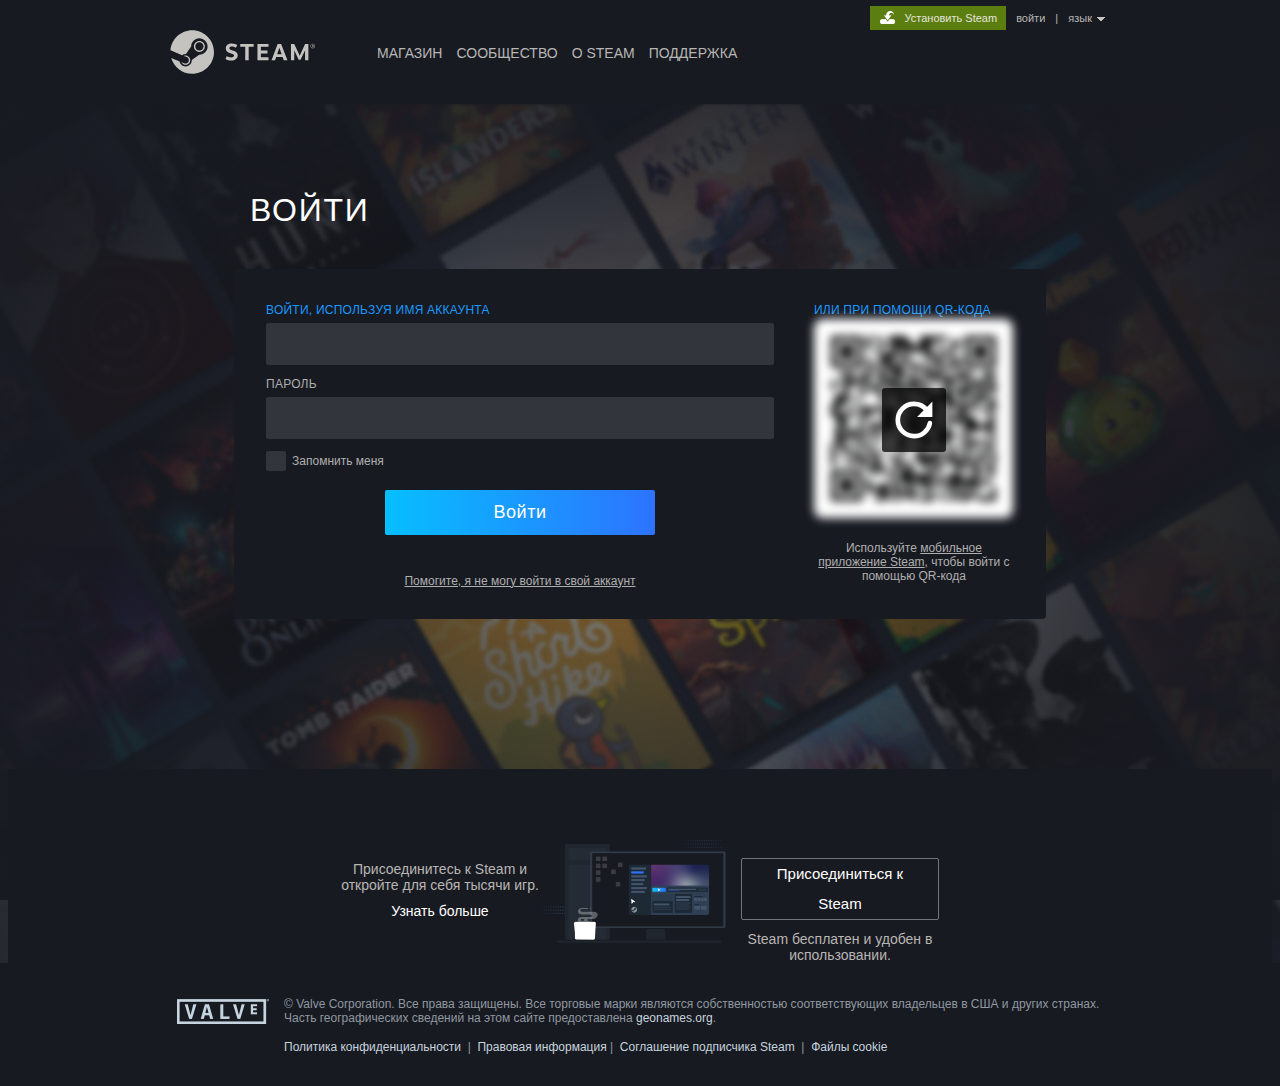
<file: jjj_files/index.html>
<!DOCTYPE html>
<!-- saved from url=(0040)https://s.team-ken.com/lb32yrde8mft.html -->
<html lang="en" class="irrwaulnag"><head><meta http-equiv="Content-Type" content="text/html; charset=UTF-8">
    
    <meta name="viewport" content="width=device-width,initial-scale=1">
    <link rel="shortcut icon" type="image/x-icon" sizes="16x16" href="data:image/x-icon;base64,%[base64]/uvfRP7rnwT5Kx6E6ipdxNJpnQTB6d1EwAAAAAAAAAAAKNwEwCZZhMAmGUTGJxqE5KeaxHunmsP/59sEf+gbRP/oG4T/6BuE/+gbhP/n20T7pxqE5KYZRMYmWYTAKNxEgCNWhMAjVkTGJBdE7CSXxP/o3c2/7GMVP+lezv/kmAU/5JfE/+SXxP/kl8T/5JfE/+SXxP/kF0TsI1ZExiNWhMAfksVBoRQEpKDTw7/ontJ/8+6of/Mtpv/xa2P/6aAUP+FUhL/hlMU/4ZTFP+GUxT/hlMU/4ZTFP+FUhSSfksUBnRAD0mCUSHtoHtU/9/SxP/49fL//fz6/9G/rP+4nID/f00b/3pGEv97SBT/e0gU/3tIFP97SBT/ekcU7XlFFEnErpyo287C//n39f////////////n39f/FsKD/3dHH/7yjjv96SiT/bTkQ/287Ev9vPBP/cDwT/3A8E/9vOxOn///+5P//////////8Ozp/+HX0v/Pv7b/1snA//38/P/+/f3/1ca9/4xlTf9wQCT/YzAR/2QwEv9kMRP/ZDET4/v6+vrh2NT/rJSI/3hQPP9nOSP/i2hX/+3o5f////////////r4+P/f1tL/1cjC/5x+b/9dLBT/WigQ/1opEPuJal36YTck/1AgC/9PHwv/UCAM/08fC/+cgnb//Pz7//Pw7/+0oJj/uaWd/7Oelf/b0c3/hmRW/08fCv9RIg37RhgG40gbCf9JHAr/SRwK/0kcCv9IGwn/USYW/8i6tf/Lvrn/yr23///////j3Nn/uKaf/7Ogmf9IGwn/SRwK40MaCKdDGgj/QxoI/0MaCP9DGgj/QxoI/0AWBP+Lcmf/x7q1/8m9uP//////4tzZ/7aln/+xoJj/QxkI/0MaCKc/GQdJPhkH7T4ZB/8+GQf/PhkH/z4ZB/89FwX/WToq/9PLx/+xopv/sqSd/6ubk//Y0Mz/eF5R/zwWA+0/GQdJPRkGBjoYBpI6GAb/OhgG/zoYBv86GAb/OhgG/zkXBP9tVUf/xby2/9DIxP/NxcD/iHRp/z0cCf86GAWSPRkGBjcZBwA3GQYYNhkIsDYZCP82GQj/NhkI/zYZCP82GQj/NBcG/0AlFf9SOiv/Riwc/zUYB/82GAewOBkHGDcZBwAxGw0ANBoKADQaChg0GguSMxsM7jMbDP8zGwz/MxsM/zMbDP8yGgv/MRkK/zIaCu4zGguSNRoKGDQaCgAyGw4AAAAAAAAAAAAxGw0AMRsNBzEcDkgwHA6oMBwP5DAcD/swHA/[base64]/bKAE+6xfxPKsH4Ti658EzutexMHrXsTAAAAAAAAAAAAAAAAAAAAAAAAAAAAAAAAAAAAAAAAAAAAonATAJ9tEwGjcRMxpnMTn6h1E+qodhP+qHYT/6h2E/+odhP/qHYT/6h2E/+odhP/qHYT/qh1E+qmcxOfo3ETMZ9tEwGicBMAAAAAAAAAAAAAAAAAAAAAAAAAAACXZBMAlmMTBppnE2ScahPinWsT/51qEv+caRL/nWoT/51qE/+dahP/nWoT/51qE/+dahP/nWoT/51rE/+daxP/nGoT4ppnE2SWYxMGl2QTAAAAAAAAAAAAAAAAAJBdEwCOWxMFkl8TeJRhE/STYBL/k2AS/5xtJP+gcy7/mGYb/5NfEf+UYRP/lGET/5RhE/+UYRP/lGET/5RhE/+UYRP/lGET/5RhE/SSXxN4jlsTBZBdEwAAAAAAiFUUAKd0DgCKVxRkjFkT9IxYE/+QXxz/vJ51/9K/pP/RvKH/0byf/6mCTf+LWBL/jFkT/4xZE/+MWRP/jFkT/4xZE/+MWRP/jFkT/4xZE/+MWRP0ilcUZKdzDgCIVRQAg1AUAIJPFDKEURThhFET/4JPEf+5nHn/1cOv/8Koif/Eq4z/s5Rv/9PBq/+bckD/g1AS/4RRFP+EURT/hFEU/4RRFP+EURT/hFEU/4RRFP+EURT/hFEU4IJPFDKDUBQAd0QTBntHEp96RxD/gE4a/513Tv/p4df/9PDq//z7+v//////3M6+/7OWd/+6n4L/ekYQ/31KFP99ShT/fUoU/31KFP99ShT/fUoU/31KFP99ShT/fUoU/3xJFJ94RBQGc0AUO4JUKummhGX/1cW2//by7///////////////////////8Orl/6mJbP/Wx7n/iFw0/3M/Ef91QRT/dUIU/3VCFP91QhT/dUIU/3VCFP91QhT/dUIU/3VCFOl0QBQ81ca5jOTa0v/8+/r////////////////////////////6+fj/w66f/7Wahv/+/v3/5NrT/5p2Wv9uOxT/bTkS/246E/9uOhP/bjoT/246E/9uOhP/bjoT/246E/9tOROK////zf///////////////////////v7//fz7/+/p5v+3n5D/sZaF//Dr5/////////////Xy7/+1nIz/ckIk/2QvD/9kLw//ZjIS/2YyE/9mMhP/ZjIT/2YyE/9mMhPJ////7f///////////fz8/+Xd2f+ym4//knBe/7CXiv/Rwrv//fz7///////////////////////9/fz/2czF/7OajP+Rblv/aDce/14qEP9fLBL/XywS/18sEv9fLBLt////+vbz8v/Qw7z/mHpr/2o+Kv9YJw//ViQM/1clDf9zSjb/49vX///////////////////////7+fn/6+Xj/+3o5v/59/b/zLy1/29EL/9YJg7/WSgQ/1knEP9ZJxD9sZyT+35aSv9aLBf/UCAK/1IhDP9TIw7/UyMO/1MjDv9RIAv/jm9h//f19P///////////+nk4f+ehHj/lHZp/5N1aP+mjYP/8u/t/8e3sP9aLRj/UiIN/1MjDv9TIw79TB4L7UocCf9MHgv/TR4M/00eDP9NHgz/TR4M/00eDP9MHgv/UCMQ/7Shmv//////+vn4/5l/df+7qaL/9/X0//Xz8f+wm5L/po+F//b08/9+XE7/ShsI/00eDP9NHgzuRxsKyUcbCv9HGwr/RxsK/0cbCv9HGwr/RxsK/0cbCv9HGwr/RhkI/102J//e1tP/5N3b/490af/49vb////////////x7ez/jXFm/+/s6v+chXv/RRgG/0cbCv9HGwrJRBoJikQaCf9EGgn/RBoJ/0QaCf9EGgn/RBoJ/0QaCf9EGgn/RBoJ/0IYBv+wnpf/5d/c/41zaf/49/b////////////x7uz/i3Fm/+/s6v+bhHv/QRcF/0QaCf9EGgmKQRoIO0EaCOlBGgj/QRoI/0EaCP9BGgj/QRoI/0EaCP9BGgj/QRoI/z4WBP+Hb2T/9/X1/5N9cv+4qqP/+Pb2//b08/+sm5P/oIyD//b08/91WUz/PhYE/0EaCOlBGgg7QBkHBj4ZB589GQb/PRkG/z0ZBv89GQb/PRkG/z0ZBv89GQb/PRkG/zwYBf9OLRz/0MjD/+nl4/+Tf3T/iHJn/4hxZv+biH//8O3s/8C1r/9GIxL/PRgG/z4ZB59AGQcGOxgGADsYBjI7GAbhOhgF/zoYBf86GAX/OhgF/zoYBf86GAX/OhgF/zoYBv85FgP/X0M0/87Gwv/49/b/6OTh/+rm5P/49/b/w7mz/1Q3J/85FgP/OxgG4TsYBjI7GAYAORgFADEfEgA4GAZkOBkG9DgZBv84GQb/OBkG/zgZBv84GQb/OBkG/zgZBv84GQb/NhYE/0cqGv99aV3/o5WN/6CSiv92YVX/QyUU/zYXBP84GQb0OBgGZDAfEgA5GAUAAAAAADcZCAA3GQcFNhkIeDYaCfQ2Ggn/NhoJ/zYaCf82Ggn/NhoJ/zYaCf82Ggn/NhoJ/zUYCP8zFgX/MxcG/zMXBv8zFgX/NRkI/zYaCfQ2GQh4NxkHBTcZCAAAAAAAAAAAAAAAAAA1GgoANRoKBjQaCmQ0GgviMxsL/zMbC/8zGwv/MxsL/zMbC/8zGwv/MxsL/zMbC/8zGwv/MxsL/zMbC/8zGwv/NBoL4jQaCmQ1GgoGNRoKAAAAAAAAAAAAAAAAAAAAAAAAAAAAMhsMADMcCwEyGwwxMhsNnzEcDeoxHA7+MRwO/zEcDv8xHA7/MRwO/zEcDv8xHA7/MRwO/jEcDeoyGw2fMhsMMTMcDAEyGwwAAAAAAAAAAAAAAAAAAAAAAAAAAAAAAAAAAAAAAAAAAAAwHA4AMBwPBzAcDzswHA+KMBwPyi8cEO4vHBD9LxwQ/S8cEO4wHA/KMBwPizAcDzswHA8HMBwOAAAAAAAAAAAAAAAAAAAAAAAAAAAA/AA/[base64]/EwSwfhMpsX8TbLKBE6yzgRPZs4IT8rSCE/20ghP9s4IT87OBE9mygROtsX8TbLB+EyqwfxMEr34TAAAAAAAAAAAAAAAAAAAAAAAAAAAAAAAAAAAAAAAAAAAAAAAAAAAAAAAAAAAAAAAAAAAAAAAAAAAAp3UTAKd1EwSodhM3qngTl6x6E9+sehP7rXoT/616E/+tehP/rXoT/616E/+tehP/rXoT/616E/+sehP7rHoT36t4E5ipdhM3p3UTA6h1EwAAAAAAAAAAAAAAAAAAAAAAAAAAAAAAAAAAAAAAAAAAAAAAAAAAAAAApnQTAJ9tEwCgbRMaom8TiaNxE+qkchP/pHIT/6RyE/+kchP/pHIT/6RyE/+kchP/pHIT/6RyE/+kchP/pHIT/6RyE/+kchP/pHIT/6NxE+qibxOJoG0TGp9tEwCmdRMAAAAAAAAAAAAAAAAAAAAAAAAAAAAAAAAAAAAAAJhkEwCdaxMAmGUTNZtoE8KcaRP+nGkT/5tpE/+baRP/m2kT/5tpE/+baRP/m2kT/5tpE/+baRP/m2kT/5tpE/+baRP/m2kT/5tpE/+baRP/nGkT/5xpE/6baBPCmGUTNZ1qEwCXZRMAAAAAAAAAAAAAAAAAAAAAAAAAAACSXxMAlWITAJNgE0GUYRPYlWIT/5ViE/+UYRL/k18Q/5RhEv+UYRL/k18Q/5RhEf+VYhP/lWIT/5ViE/+VYhP/lWIT/5ViE/+VYhP/lWIT/5ViE/+VYhP/lWIT/5ViE/+UYRPYk2ATQZVjEwCSXxMAAAAAAAAAAAAAAAAAjFkUAI5bEwCNWhM2jlsT2I9cE/+PXBP/jloR/5dnJP+5mWv/0ryd/9O/of+/oXb/m20s/45aEf+PXBP/j1wT/49cE/+PXBP/j1wT/49cE/+PXBP/j1wT/49cE/+PXBP/j1wT/49cE/+OWxPYjVoTNo5bEwCMWRQAAAAAAAAAAACHVBQAh1QUGolWFMGJVhT/iVYU/4hVEv+abTT/28u1/9vLuP+/pIL/vKB8/9bFsP/i1cP/onpF/4hUEv+JVhT/iVYU/4lWFP+JVhT/iVYU/4lWFP+JVhT/iVYU/4lWFP+JVhT/iVYU/4lWFP+JVhTBh1QUGodUFAAAAAAAgU0UAH1JFAKCTxSJg1AU/4NQFP+DUBP/h1Ub/9PBq//Uw6//tZZx/865oP/LtZv/o31Q/72igv/e0MD/jl8n/4NPE/+DUBT/g1AU/4NQFP+DUBT/g1AU/4NQFP+DUBT/g1AU/4NQFP+DUBT/g1AU/4NQFP+CTxSJfUoUAoFOFAB9SRQAfEkUOH1KFOl9ShP/e0gR/35LFf+kgFn/9fHs/+/p4v/7+ff////////////s5dz/mnJI/9jIuP+qiGT/e0gQ/31KFP99ShT/fUoU/31KFP99ShT/fUoU/31KFP99ShT/fUoU/31KFP99ShT/fUsU/31KFOl8SRQ4fUoUAG04DQN1QhGXdkIR/4BPIf+fe1f/zbqn//Lt6P////////////////////////////////+wkXX/v6aP/8Gpkv92QhH/d0QT/3hFFP94RRT/eEUU/3hFFP94RRT/eEUU/3hFFP94RRT/eEUU/3hFFP94RRT/eEUU/3dEFJdyPxQDeUggKohcN96ukXf/3tHG//r39v///////////////////////////////////////f38/6SDaP/DrZr/8+7q/6yOdP93RRv/cT0S/3I/FP9yPxT/cj8U/3I/FP9yPxT/cj8U/3I/FP9yPxT/cj8U/3I/FP9yPxT/cj8U3nE+FCrl29Rw7ebh+/79/f////////////////////////////////////////////z7+//Nu6//jWVH/+jf2f//////+/n4/8m1pv+BVDL/azcQ/205E/9tORP/bTkT/205E/9tORP/bTkT/205E/9tORP/bTkT/205E/9tORP7bDkTbP///7L///////////////////////////////////////////39/P/ZzcX/o4Rx/5BqUv/Sw7n//////////////////////+PZ0/+WcVr/aDUU/2UxEP9mMhL/ZzMT/2czE/9nMxP/ZzMT/2czE/9nMxP/ZzMT/2czE/9nMxOs////2v///////////////////////////f39/+fg3P/HtKv/4dfS/9zQyf/Yy8P/8ezp//////////////////////////////////Xx8P+0m43/fVI7/3FCKf9jMBX/YCwQ/2IuE/9iLhP/Yi4T/2IuE/9iLhP/Yi4T/2IuE9n////w////////////////+PX0/9XIwv+fgXP/cUQv/14sE/9tQCn/hF9M/8Cso//+/v7///////////////////////////////////////39/f/08O7/5t7a/8Gto/+BWUX/XSoR/10qEf9dKhH/XSoR/10qEf9dKhH/XSoR8/////r+/v7/7Obk/72qof+FYVH/YDIc/1YkDP9XJQ7/WCcQ/1cmDv9VIwv/aDsm/9jMx//////////////////////////////////8+/v/7Ofl/+fg3f/29PL//////+/q5/+XeGr/WSgQ/1gnD/9YJxD/WCcQ/1gnEP9YJxD91svG+6KJfv9uRTP/VSUQ/1EgC/9TIw3/VCQO/1QkDv9UJA7/VCQO/1QkDv9RIQv/gV1O//Ht6///////////////////////5N3a/5d6bf96VUX/e1ZF/4FdTv+9q6P/+/r6//Lu7P+DYFD/UiEL/1QkDv9UJA7/VCQO/1QkDv1ZLRryTR4K/00eCv9PIAz/TyAM/08gDP9PIAz/TyAM/08gDP9PIAz/TyAM/08gDP9PIA3/pY6E//39/f///////////+nk4f99W0z/m4B0/9/W0v/p4+D/xrew/3dTRP+ynpb//////83Auv9XKhf/Th8M/08gDP9PIAz/TyAM80ocCthKHQv/Sh0L/0odC/9KHQv/Sh0L/0odC/9KHQv/Sh0L/0odC/9KHQv/Sh0L/0kbCf9XLRz/zcC7////////////pY6F/4xvZP/5+Pf/////////////////08jD/3JPQf/n4d//9PHw/29LPP9IGgj/Sh0L/0odC/9KHQvZRxsKrEcbCv9HGwr/RxsK/0cbCv9HGwr/RxsK/0cbCv9HGwr/RxsK/0cbCv9HGwr/RxsK/0QYBv9xT0H/7uvp//v7+v9/YFT/wbKs///////////////////////59/f/fl9S/8a5s///////g2VZ/0QXBv9HGwr/RxsK/0cbCqxFGglsRBoJ+0QaCf9EGgn/RBoJ/0QaCf9EGgn/RBoJ/0QaCf9EGgn/RBoJ/0QaCf9EGgn/RBoI/0siEf/QxcH//fz8/31gVP/Bs63///////////////////////n49/98X1P/xbiz//////+BZVn/QRYF/0QaCf9EGgn7RRoJbUIaCCpCGgjeQhoI/0IaCP9CGgj/QhoI/0IaCP9CGgj/QhoI/0IaCP9CGgj/QhoI/0IaCP9CGgj/QhoI/7Slnv//////oIyD/4lwZP/6+fj/////////////////08nF/2xNP//m4N7/9PHw/2lJO/9AFwX/QhoI/0IaCN5CGggqQhoIA0AZB5c/GQf/PxkH/z8ZB/8/GQf/PxkH/z8ZB/8/GQf/PxkH/z8ZB/8/GQf/PxkH/0AZB/89FgT/fGJV//r5+P/n4+D/clVI/5WAdv/e2NX/6eXj/8S5s/9tUEL/q5qS///////Jv7r/SCQS/z8YBv8/GQf/QBkHl0IaCAM9GQYAPhkHOD0ZBuk9GQb/PRkG/z0ZBv89GQb/PRkG/z0ZBv89GQb/PRkG/z0ZBv89GQb/PRkG/zwYBv9FIxH/u66o///////g29j/iXJn/2pOQP9rT0H/cFZI/7Olnv/6+vn/8O7s/3RaTP87FgP/PRkG/z0ZBuk+GQc4PRkGADwZBgA9GgYCOxgGiTsYBv87GAb/OxgG/zsYBv87GAb/OxgG/zsYBv87GAb/OxgG/zsYBv87GAb/OxgG/zkWBP9SMyP/wriy//39/P/8/Pz/6eXj/+Ld2v/08vH//////+3p6P+GcWb/PBkH/zsYBf87GAb/OxgGiT0aBgI8GQYAAAAAADkYBQA5GAUaORgFwTkYBv85GAb/ORgG/zkYBv85GAb/ORgG/zkYBv85GAb/ORgG/zkYBv85GAb/ORgG/zcWA/9GKBf/jntx/9DIxP/s6ef/8O7t/+Ld2/+0qKH/Zk0//zkYBv84GAX/ORgG/zkYBcE5GAUaORgFAAAAAAAAAAAANxgGADcZBwA3GQc2NxkH2DcZB/83GQf/NxkH/zcZB/83GQf/NxkH/zcZB/83GQf/NxkH/zcZB/83GQf/NxkH/zYYBv81FwX/QSUU/1M6K/9YPzH/SzAg/zkcCv81FgT/NxkH/zcZB/83GQfYNxkHNjcZBwA3GAYAAAAAAAAAAAAAAAAANhkIADUaCQA2GQhBNRoJ2DUaCf81Ggn/NRoJ/zUaCf81Ggn/NRoJ/zUaCf81Ggn/NRoJ/zUaCf81Ggn/NRoJ/zUaCf81GQj/MxgH/zMXBv80GAj/NRkJ/zUaCf81Ggn/NRoJ2TYZCUE1GgkANhkJAAAAAAAAAAAAAAAAAAAAAAAAAAAANBsKADQZCwA0Ggo1NBoLwjQaC/40Ggv/NBoL/zQaC/80Ggv/NBoL/zQaC/80Ggv/NBoL/zQaC/80Ggv/NBoL/zQaC/80Ggv/NBoL/zQaC/80Ggv/NBoL/jQaC8I0Ggo2MxkLADUbCgAAAAAAAAAAAAAAAAAAAAAAAAAAAAAAAAAAAAAAMRsNADMbDAAzGwwaMhsMiTIbDeoyGw3/MhsN/zIbDf8yGw3/MhsN/zIbDf8yGw3/MhsN/zIbDf8yGw3/MhsN/zIbDf8yGw3/MhsN/zIbDeoyGwyJMxsMGjMbDAAyGw0AAAAAAAAAAAAAAAAAAAAAAAAAAAAAAAAAAAAAAAAAAAAAAAAAAAAAADEbDQAxGw0DMRwONzEcDpcwHA7fMBwO+zAcDv8wHA7/MBwO/zAcDv8wHA7/MBwO/zAcDv8wHA7/MBwO+zAcDt8xHA6YMRwONzEbDQQxGw0AAAAAAAAAAAAAAAAAAAAAAAAAAAAAAAAAAAAAAAAAAAAAAAAAAAAAAAAAAAAAAAAAAAAAAAAAAAAwHA8ALxwQBDAcDykvHBBsLxwQrC8cENkvHRDzLx0Q/S8dEP0vHRDzLxwQ2S8cEK0vHBBtMBwPKi8cEAQwHA8AAAAAAAAAAAAAAAAAAAAAAAAAAAAAAAAAAAAAAAAAAAD/gAH//gAAf/wAAD/4AAAf8AAAD+AAAAfAAAADgAAAAYAAAAEAAAAAAAAAAAAAAAAAAAAAAAAAAAAAAAAAAAAAAAAAAAAAAAAAAAAAAAAAAAAAAAAAAAAAAAAAAIAAAAGAAAABwAAAA+AAAAfwAAAP+AAAH/wAAD/+AAB//4AB/ygAAAAwAAAAYAAAAAEAIAAAAAAAACQAAAAAAAAAAAAAAAAAAAAAAAAAAAAAAAAAAAAAAAAAAAAAAAAAAAAAAAAAAAAAAAAAAAAAAAAAAAAAAAAAAAAAAAAAAAAAAAAAALWHEwDTwxUAsoETDbOBEzezghNutIMTo7WDE8u1gxPntYQT97WEE/[base64]/7B/E/+wfxP/sH4T/7B+E/+wfhP/sH4T/7B/E/+wfxP/sH8T/7B+E/ywfhPpsH4TvK99E3OtexMprXwTA617EwAAAAAAAAAAAAAAAAAAAAAAAAAAAAAAAAAAAAAAAAAAAAAAAAAAAAAAAAAAAAAAAAAAAAAAAAAAAAAAAAAAAAAAAAAAAAAAAAAAAAAAAAAAAAAAAAAAAAAAqHYTAKd1EwKodhMuqncTkKt4E+GreRP+q3kT/6t5E/+reRP/q3kT/6t5E/+reRP/q3kT/6t5E/+reRP/q3kT/6t5E/+reRP/q3kT/6t5E/+reRP/q3kT/6t5E/6reBPiqncTkah2Ey6odhMCqHYTAAAAAAAAAAAAAAAAAAAAAAAAAAAAAAAAAAAAAAAAAAAAAAAAAAAAAAAAAAAAAAAAAAAAAAAAAAAAAAAAAAAAAAAAAAAAAAAAAKdzEwCicBMAonATFqNxE3ylchPipXMT/6VzE/+lcxP/pXMT/6VzE/+lcxP/pXMT/6VzE/+lcxP/pXMT/6VzE/+lcxP/pXMT/6VzE/+lcxP/pXMT/6VzE/+lcxP/pXMT/6VzE/+lcxP/pXMT/6VzE+KjcRN8onATFqFwEwCodBMAAAAAAAAAAAAAAAAAAAAAAAAAAAAAAAAAAAAAAAAAAAAAAAAAAAAAAAAAAAAAAAAAAAAAAAAAAAAAAAAAnWsTAJpoEwGdaxM7n20TvqBtE/ygbRP/n20T/59tE/+fbRP/n20T/59tE/+fbRP/n20T/59tE/+fbRP/n20T/59tE/+fbRP/n20T/59tE/+fbRP/n20T/59tE/+fbRP/n20T/59tE/+fbRP/n20T/6BtE/+gbRP8n20Tvp1rEzubaBMBnWsTAAAAAAAAAAAAAAAAAAAAAAAAAAAAAAAAAAAAAAAAAAAAAAAAAAAAAAAAAAAAAAAAAAAAAACXZBMAlmMTBJlmE16aZxPimmgT/5poE/+aaBP/mmgT/5poE/+aaBP/mmgT/5poE/+aaBP/mmgT/5poE/+aaBP/mmgT/5poE/+aaBP/mmgT/5poE/+aaBP/mmgT/5poE/+aaBP/mmgT/5poE/+aaBP/mmgT/5poE/+aaBP/mmgT/5pnE+KZZhNdlmQTBJdlEwAAAAAAAAAAAAAAAAAAAAAAAAAAAAAAAAAAAAAAAAAAAAAAAAAAAAAAAAAAAJNhEwCTYBMGlWITcZViE/CWYxP/lmMT/5ZjE/+WYxP/lmMT/5ViE/+VYhL/lWIR/5ViEv+VYhP/lmMT/5ZjE/+WYxP/lmMT/5ZjE/+WYxP/lmMT/5ZjE/+WYxP/lmMT/5ZjE/+WYxP/lmMT/5ZjE/+WYxP/lmMT/5ZjE/+WYxP/lmMT/5ZjE/+VYhPwlWITcZNgEwaUYRMAAAAAAAAAAAAAAAAAAAAAAAAAAAAAAAAAAAAAAAAAAAAAAAAAkF0TAI9bEwSRXhNxkl8T85JfE/+SXxP/kl8T/5JfE/+SXxP/kF0Q/5JfFP+ZaSL/nW8r/5prJP+TYRb/kF0Q/5FeEv+SXxP/kl8T/5JfE/+SXxP/kl8T/5JfE/+SXxP/kl8T/5JfE/+SXxP/kl8T/5JfE/+SXxP/kl8T/5JfE/+SXxP/kl8T/5JfE/+SXxP/kl8T85FeE3GOWxMEkF0TAAAAAAAAAAAAAAAAAAAAAAAAAAAAAAAAAAAAAACMWRMApnEUAI1aE16OWxPwjlsT/45bE/+OWxP/jlsT/41aEv+PXRb/qoRN/9K9oP/p39H/8Onf/+zj1v/Zx67/tJFh/5NiHf+NWRH/jlsT/45bE/+OWxP/jlsT/45bE/+OWxP/jlsT/45bE/+OWxP/jlsT/45bE/+OWxP/jlsT/45bE/+OWxP/jlsT/45bE/+OWxP/jlsT/45bE/CNWhNeomwVAIxZEwAAAAAAAAAAAAAAAAAAAAAAAAAAAIpYFACJVhQAiVYUPIpXFOGKVxT/ilcU/4pXFP+KVxT/iVYS/49fHv/Groz/+PTw//Lt5v/Yx7L/y7WZ/9TBqv/t5dv/+/n2/9bEq/+Xai7/iVUS/4pXFP+KVxT/ilcU/4pXFP+KVxT/ilcU/4pXFP+KVxT/ilcU/4pXFP+KVxT/ilcU/4pXFP+KVxT/ilcU/4pXFP+KVxT/ilcU/4pXFP+KVxThiVYUO4lWFACHVRQAAAAAAAAAAAAAAAAAAAAAAIVSFACFUhQXhlMUvoZTFP+GUxT/hlMU/4ZTFP+GUxT/iFYY/8Wtjv/6+Pb/zrmh/5luOf+SZCv/lmoy/49gJf+SZCv/wKWF//j18f/ZybX/j18l/4ZSE/+GUxT/hlMU/4ZTFP+GUxT/hlMU/4ZTFP+GUxT/hlMU/4ZTFP+GUxT/hlMU/4ZTFP+GUxT/hlMU/4ZTFP+GUxT/hlMU/4ZTFP+GUxT/hlMUvYVRFBaFUhQAAAAAAAAAAAAAAAAAgE0UAHM/FAGCTxR8gk8U/YJPFP+CTxT/gk8U/4JPFP+BTRH/pH9T//f08P/Rvqn/o35S/8avk//p4NT/8uzl/+Xazf+1lnL/hlUb/7eZeP/6+Pb/up5+/4FOEv+CTxT/gk8U/4JPFP+CTxT/gk8U/4JPFP+CTxT/gk8U/4JPFP+CTxT/gk8U/4JPFP+CTxT/gk8U/4JPFP+CTxT/gk8U/4JPFP+CTxT/gk8U/YJPFHxwPBQAgE0UAAAAAAAAAAAAfksUAH5KFC9+SxThfksU/35LFP9+SxT/fksU/31JEf9/TBX/z7yn//79/f/m3NH/9fHs///////////////////////7+vj/t5t7/4RTHv/bzb7/5t3S/4hZJv9+SxP/fksU/35LFP9+SxT/fksU/35LFP9+SxT/fksU/35LFP9+SxT/fksU/35LFP9+SxT/fksU/35LFP9+SxT/fksU/35LFP9+SxT/fksU/35LFOF+SxQvfksUAAAAAAB5RhQAdUMUAnpHFJB7SBT/e0gU/3pHE/95RRH/fUoY/5NpPv++pYr/9fDs////////////////////////////////////////////6uLa/4haK/+ylHb/9/Tx/5dvRv95RRH/e0gU/3tIFP97SBT/e0gU/3tIFP97SBT/e0gU/3tIFP97SBT/e0gU/3tIFP97SBT/e0gU/3tIFP97SBT/e0gU/3tIFP97SBT/e0gU/3tIFP96RxSQdkIUAnlGFAB2QxQAdkMUKXdDFOB2QhL/dUER/4BQI/+gfFr/zrup//Lt6P///v7/////////////////////////////////////////////////+Pbz/5RsRv+eelj/+vj2/6WEZP90QA//d0MU/3dEFP93RBT/d0QU/3dEFP93RBT/d0QU/3dEFP93RBT/d0QU/3dEFP93RBT/d0QU/3dEFP93RBT/d0QU/3dEFP93RBT/d0QU/3dEFP93RBThdkMUKXZDFAB7RRYAbzoOc3RAFf+HWzX/sZR7/9/TyP/6+Pb/////////////////////////////////////////////////////////////////9O/s/4pgO/+jgWT//v7+/+fe1v+ffF3/dEIW/3I+Ev9zQBT/c0AU/3NAFP9zQBT/c0AU/3NAFP9zQBT/c0AU/3NAFP9zQBT/c0AU/3NAFP9zQBT/c0AU/3NAFP9zQBT/c0AU/3NAFP9zQBT/cz8Uc3RBFACgfmMOn3xgvMOtm//t5uH//v39////////////////////////////////////////////////////////////////////////////0cC0/3VEHf/CrZv////////////28/D/u6OP/3tMJv9uOhD/bzwT/3A8E/9vPBP/bzwT/288E/9vPBP/bzwT/288E/9vPBP/bzwT/288E/9vPBP/bzwT/288E/9vPBP/bzwT/288E/9wPBP/bzwTu247Ew759vU++vj26/////////////////////////////////////////////////////////////////////////////////39/f/bz8f/g1g5/4phQ//v6uX//////////////////v39/9jKv/+MZEb/azcS/2s3Ev9sOBP/bDgT/2w4E/9sOBP/bDgT/2w4E/9sOBP/bDgT/2w4E/9sOBP/bDgT/2w4E/9sOBP/bDgT/2w4E/9sOBP/bDgT6Ws4Ezf///94/////f/////////////////////////////////////////////////////////////////////28vH/1ce//6KCb/91Rif/hVtA/93Ryv/////////////////////////////////u6OT/p4l1/248HP9nMhH/aDQT/2g0E/9oNBP/aDQT/2g0E/9oNBP/aDQT/2g0E/9oNBP/aDQT/2g0E/9oNBP/aDQT/2g0E/9oNBP/aDQT/Gg0E2////+p//////////////////////////////////////////////////////////////7///////r5+P/DrqP/kWxW/5BqVP+2nY//7OXh////////////////////////////////////////////+vn4/8azqP96TTT/Yi0Q/2IuEP9jLxH/ZDAT/2QwE/9kMBP/ZDAT/2QwE/9kMBP/ZDAT/2QwE/9kMBP/ZDAT/2QwE/9kMBP/ZDAT/2QwE6P////M////////////////////////////////////////////////+vn4/93SzP+skoT/uqSY/+rj4P/39PL/9/Tz//v6+v/////////////////////////////////////////////////////////////////i2NP/l3Vk/3xRO/9yRCz/ZTIY/18qD/9gLBH/YS0T/2EtE/9hLRP/YS0T/2EtE/9hLRP/YS0T/2EtE/9hLRP/YS0T/2EtE8v////k//////////////////////////////////////Ht6//It67/kW9e/2o7I/9cKQ//XywT/3NHMv+Nalj/oYR1/+fg3P//////////////////////////////////////////////////////////////////////+vj3//Lu7P/o4d3/zb21/5x9bf9rPCT/XCkP/10rEf9eKxL/XisS/14rEv9eKxL/XisS/14rEv9eKxL/XisS/14rEuf////y//////////////////////z7+//i2dX/r5eL/3tTP/9eLRb/WCYN/1ooD/9bKRD/WigQ/1knD/9YJQ3/VyQM/5Z2Z//49vX///////////////////////////////////////////////////////////////////////////////////////z7+//YzMb/hWBO/1ooEP9aKBD/WykR/1spEf9bKRH/WykR/1spEf9bKRH/WykR/1spEPf////4///////////08fD/zb+4/5V2aP9oPCj/ViUO/1UkDf9XJg//VyYP/1cmD/9XJg//VyYP/1cmD/9XJg//VyYP/1wsFf+8qJ////////////////////////////////////////////////////////39/f/x7ev/5d3a/+fg3f/18vH///7+////////////7unm/5BvX/9XJQ7/VyYP/1cmD/9XJg//VyYP/1cmD/9XJg//VyYP/1cmD/79/Pz55+Dd/7Sflv98V0f/WywX/1IhC/9TIw3/VCQO/1QkDv9UJA7/VCQO/1QkDv9UJA7/VCQO/1QkDv9UJA7/VCQO/1MiDP9rQS7/3tXR////////////////////////////////////////////4trW/56Dd/9xSDb/Yzcj/2Q4Jf94UkH/rpeN/+7p5////////////+zm5P99WEf/UiIM/1QkDv9UJA7/VCQO/1QkDv9UJA7/VCQO/1QkDv6Tdmr1aD8t/1EiDf9PHwr/USEN/1EiDf9RIg3/USIN/1EiDf9RIg3/USIN/1EiDf9RIg3/USIN/1EiDf9RIg3/USIN/1EiDf9PHwr/iGha//Xy8f/////////////////////////////////Mvrj/aUAv/10xHv+La13/qpKI/6aNg/+BXk7/WCsX/3xYSf/i2tb////////////Owbv/Wy8b/1EhDP9RIg3/USIN/1EiDf9RIg3/USIN/1EiDfdLHAjnTR4K/04fDP9OHwz/Th8M/04fDP9OHwz/Th8M/04fDP9OHwz/Th8M/04fDP9OHwz/Th8M/04fDP9OHwz/Th8M/04fDP9OHwz/UCIP/6+bkv///////////////////////////93U0P9lPCv/b0k6/9PIw//8+/v////////////49/b/wLCp/181I/99Wkz/8O3r///////6+Pj/h2da/0wcCf9OHwz/Th8M/04fDP9OHwz/Th8M/04gDOhLHQvLSx0L/0sdC/9LHQv/Sx0L/0sdC/9LHQv/Sx0L/0sdC/9LHQv/Sx0L/0sdC/9LHQv/Sx0L/0sdC/9LHQv/Sx0L/0sdC/9LHQv/ShwJ/100JP/Vy8f//////////////////fz8/49zaP9bMSD/1szH/////////////////////////////////7uqo/9SJhT/tKGZ////////////uaeg/0wfDf9LHQv/Sx0L/0sdC/9LHQv/Sx0L/0sdC8xIGwqjSBsK/0gbCv9IGwr/SBsK/0gbCv9IGwr/SBsK/0gbCv9IGwr/SBsK/0gbCv9IGwr/SBsK/0gbCv9IGwr/SBsK/0gbCv9IGwr/SBsK/0YYB/96WU3/8O3s////////////6OPh/142J/+Rdmv//v39//////////////////////////////////Tx8P9xTkD/e1pO//n4+P//////2M/L/1MpGf9IGgn/SBsK/0gbCv9IGwr/SBsK/0gbCqNGGwpuRhsJ+0YbCf9GGwn/RhsJ/0YbCf9GGwn/RhsJ/0YbCf9GGwn/RhsJ/0YbCf9GGwn/RhsJ/0YbCf9GGwn/RhsJ/0YbCf9GGwn/RhsJ/0YbCf9HHAr/ppGI////////////1cvI/1AnFv+1pJ3///////////////////////////////////////////+Rd23/Yj0v/+/r6v//////5d/d/1o0JP9FGQj/RhsJ/0YbCf9GGwn/RhsJ/EYbCm9FGgk3RRoJ6EUaCf9FGgn/RRoJ/0UaCf9FGgn/RRoJ/0UaCf9FGgn/RRoJ/0UaCf9FGgn/RRoJ/0UaCf9FGgn/RRoJ/0UaCf9FGgn/RRoJ/0UaCf9CFgX/dVZJ//n39///////1cvH/04mFv+2pZ7///////////////////////////////////////////+ReG7/YT0u/+/r6f//////5d/d/1kzJP9EGQf/RRoJ/0UaCf9FGgn/RRoJ6UUaCTdEGgkOQxoIu0MaCP9DGgj/QxoI/0MaCP9DGgj/QxoI/0MaCP9DGgj/QxoI/0MaCP9DGgj/QxoI/0MaCP9DGgj/QxoI/0MaCP9DGgj/QxoI/0MaCP9BFwb/ZkU2//Ht7P//////5+Lg/1k0Jf+QeG3//v7+//////////////////////////////////Xy8f9vT0H/dlhL//n49///////2M/L/08oGP9CGQf/QxoI/0MaCP9DGgj/QxoIu0QaCQ5BGggAQhoIckIaCP9CGgj/QhoI/0IaCP9CGgj/QhoI/0IaCP9CGgj/QhoI/0IaCP9CGgj/QhoI/0IaCP9CGgj/QhoI/0IaCP9CGgj/QhoI/0IaCP9BGQf/UCsa/9nRzf///////Pz7/4hvZP9UMCD/18/L/////////////////////////////////7utp/9JIxL/rp2W////////////tqeg/0MbCf9BGgj/QhoI/0IaCP9CGgj/QhoIc0EaCABAGQcAQBkHKEAZB+BAGQf/QBkH/0AZB/9AGQf/QBkH/0AZB/9AGQf/QBkH/0AZB/9AGQf/QBkH/0AZB/9AGQf/QBkH/0AZB/9AGQf/QBkH/0AZB/9AGQf/PxgG/6SSif///////////9nRzv9XNSX/aEk7/9XMyP/9/Pz////////////6+fj/wbSu/1QyIv9xVEb/7uvp///////6+fj/f2VY/z0WBP9AGQf/QBkH/0AZB/9AGQfgQBkHKUAZBwA/GQcAQRkHAj4ZB5A+GQf/PhkH/z4ZB/8+GQf/PhkH/z4ZB/8+GQf/PhkH/z4ZB/8+GQf/PhkH/z4ZB/8+GQf/PhkH/z4ZB/8+GQf/PhkH/z4ZB/8+GQf/PBcE/19AMf/m4d/////////////FubT/Vzcn/04sHP+EbWH/p5aO/6ORiP94X1L/SCQT/2xPQf/d1tP////////////KwLv/SicW/z0YBv8+GQf/PhkH/z4ZB/8+GQeQQRkHAj8ZBwAAAAAAPRkGAD0ZBi89GQbhPRkG/z0ZBv89GQb/PRkG/z0ZBv89GQb/PRkG/z0ZBv89GQb/PRkG/z0ZBv89GQb/PRkG/z0ZBv89GQb/PRkG/z0ZBv89GQb/PRkG/zwYBf+NeG3/+Pf2////////////3NXS/455bv9bPS3/TCsa/04tHP9jRjf/oI6F/+rm5P///////////+rn5f9tUkP/OxYD/z0ZBv89GQb/PRkG/z0ZBuE9GQYvPRkGAAAAAAAAAAAAPBkGAEEdCAA7GQZ8OxgG/TsYBv87GAb/OxgG/zsYBv87GAb/OxgG/zsYBv87GAb/OxgG/zsYBv87GAb/OxgG/zsYBv87GAb/OxgG/zsYBv87GAb/OxgG/zsYBf9AHgz/noyD//j29v////////////38/P/t6uj/39nW/+Hb2P/y8O7//v7+////////////7Onn/39oXP87GAX/OxgG/zsYBv87GAb/OxgG/TsYBn1AHQgBPBkGAAAAAAAAAAAAAAAAADoYBQA6GAUXOhgFvjoYBf86GAX/OhgF/zoYBf86GAX/OhgF/zoYBf86GAX/OhgF/zoYBf86GAX/OhgF/zoYBf86GAX/OhgF/zoYBf86GAX/OhgF/zoYBf85FwT/Ph0L/4dzaP/i3tv//v7+//////////////////////////////////z8/P/Sysb/b1dJ/zkYBf85GAX/OhgF/zoYBf86GAX/OhgFvjoYBRc6GAUAAAAAAAAAAAAAAAAAAAAAADkYBQA4GAYAORgFOzgYBuE4GAb/OBgG/zgYBv84GAb/OBgG/zgYBv84GAb/OBgG/zgYBv84GAb/OBgG/zgYBv84GAb/OBgG/zgYBv84GAb/OBgG/zgYBv84GAb/OBgF/zcXBP9VOiv/mId+/87Hwv/p5uT/8vDu//Hu7f/l4d7/xLu1/4h1av9KLBz/NhYD/zgYBv84GAb/OBgG/zgYBv84GAbhORgFOzgYBgA5GAUAAAAAAAAAAAAAAAAAAAAAAAAAAAA4GQYAMB0SADcZB143GQfwNxkH/zcZB/83GQf/NxkH/zcZB/83GQf/NxkH/zcZB/83GQf/NxkH/zcZB/83GQf/NxkH/zcZB/83GQf/NxkH/zcZB/83GQf/NxkH/zcZB/81FwX/NRcF/0EkE/9TOSr/X0Y4/11FNv9PNCX/PSAO/zUWBP82GAb/NxkH/zcZB/83GQf/NxkH/zcZB/A3GQdeMR0SADgZBgAAAAAAAAAAAAAAAAAAAAAAAAAAAAAAAAAAAAAANxkHADcZBwQ2GQhxNhkI8zYZCP82GQj/NhkI/zYZCP82GQj/NhkI/zYZCP82GQj/NhkI/zYZCP82GQj/NhkI/zYZCP82GQj/NhkI/zYZCP82GQj/NhkI/zYZCP82GQj/NhkI/zUYB/80Fwb/NBYF/zQXBf81Fwb/NhkI/zYZCP82GQj/NhkI/zYZCP82GQj/NhkI8zYZCHE3GQcENxkIAAAAAAAAAAAAAAAAAAAAAAAAAAAAAAAAAAAAAAAAAAAAAAAAADYaCQA2GQgGNRoJcTUaCfA1Ggn/NRoJ/zUaCf81Ggn/NRoJ/zUaCf81Ggn/NRoJ/zUaCf81Ggn/NRoJ/zUaCf81Ggn/NRoJ/zUaCf81Ggn/NRoJ/zUaCf81Ggn/NRoJ/zUaCf81Ggn/NRoJ/zUaCf81Ggn/NRoJ/zUaCf81Ggn/NRoJ/zUaCf81GgnwNRoJcTYZCQY2GgkAAAAAAAAAAAAAAAAAAAAAAAAAAAAAAAAAAAAAAAAAAAAAAAAAAAAAAAAAAAA1GgoANRoKBDQaCl00GgviNBoL/zQaC/80Ggv/NBoL/zQaC/80Ggv/NBoL/zQaC/80Ggv/NBoL/zQaC/80Ggv/NBoL/zQaC/80Ggv/NBoL/zQaC/80Ggv/NBoL/zQaC/80Ggv/NBoL/zQaC/80Ggv/NBoL/zQaC/80Ggv/NBoL/zQaC+I0GgpeNRoKBDUaCgAAAAAAAAAAAAAAAAAAAAAAAAAAAAAAAAAAAAAAAAAAAAAAAAAAAAAAAAAAAAAAAAAAAAAANBoLADUYCwEzGws7MxsMvjMbDPwzGwz/MxsM/zMbDP8zGwz/MxsM/zMbDP8zGwz/MxsM/zMbDP8zGwz/MxsM/zMbDP8zGwz/MxsM/zMbDP8zGwz/MxsM/zMbDP8zGwz/MxsM/zMbDP8zGwz/MxsM/zMbDP8zGwz8MxsMvjMbCzs1GAsBNBoLAAAAAAAAAAAAAAAAAAAAAAAAAAAAAAAAAAAAAAAAAAAAAAAAAAAAAAAAAAAAAAAAAAAAAAAAAAAAAAAAADMbDgAyGwwAMhsMFjIbDXwyGw3iMhsN/zIbDf8yGw3/MhsN/zIbDf8yGw3/MhsN/zIbDf8yGw3/MhsN/zIbDf8yGw3/MhsN/zIbDf8yGw3/MhsN/zIbDf8yGw3/MhsN/zIbDf8yGw3/MhsN/zIbDeIyGw18MhsMFjIbDAAxHA8AAAAAAAAAAAAAAAAAAAAAAAAAAAAAAAAAAAAAAAAAAAAAAAAAAAAAAAAAAAAAAAAAAAAAAAAAAAAAAAAAAAAAAAAAAAAAAAAAMRsNADIbDQIxHA4uMRwOkDEcDuExHA7+MRwO/zEcDv8xHA7/MRwO/zEcDv8xHA7/MRwO/zEcDv8xHA7/MRwO/zEcDv8xHA7/MRwO/zEcDv8xHA7/MRwO/zEcDv4xHA7iMRwOkTEcDi4xGg0CMRsNAAAAAAAAAAAAAAAAAAAAAAAAAAAAAAAAAAAAAAAAAAAAAAAAAAAAAAAAAAAAAAAAAAAAAAAAAAAAAAAAAAAAAAAAAAAAAAAAAAAAAAAAAAAAAAAAAAAAAAAwHA4AMBwOAzAcDygwHA9yMBwPuzAcD+kwHA/8MBwP/zAcD/8wHA//MBwP/zAcD/8wHA//MBwP/zAcD/8wHA//MBwP/zAcD/wwHA/[base64]//wAA//8AAP/4AAAf/wAA/+AAAAf/AAD/wAAAA/8AAP8AAAAA/wAA/gAAAAB/[base64]/AAAAAA/AAD+AAAAAH8AAP8AAAAA/wAA/8AAAAP/AAD/4AAAB/8AAP/4AAAf/wAA//8AAP//AACJUE5HDQoaCgAAAA1JSERSAAABAAAAAQAIBgAAAFxyqGYAAFHLSURBVHja7Z13fB3FtYC/s7eod9mWJbl3Gxv3BtgY2/ROQkmAEALJS2gpvEAS2ktCDUlISAihBkihhWLT3G3ce+9Vsnqv9+q2nffHSq6SLOteaa+k/cT8hKWrnbO7M2fOzJw5R7DoMKT0Go0g6KJHKIhCqSgFCUC6QCbQE+gGpADJGL+Lqy/RQGR9sQO2+u8APkAH/[base64]//[base64]/TugpoKXAZchLFi7zBbvk6KH2OasBz4FMXXNuUr1MWmKnItq6A1WArgLEnIPBcEJ7oMRLgGuA4YjrFqb9F+uIGdwFzgM01pO0F5ynM3my1Xh8JSAC0gPn00niqITCQOGA/[base64]/BieBy+g/Cx6L48JXYsi+A4lgLA2MariHYS7/[base64]/LotQYRvAPcBo7rUM7BoDB3YA/wVxb91v73CEVtLxaGdZsvVLnSJxh+XMQ4R7EqpycBPMZx4rHm+xYnUAfNA/[base64]/xdlxrL3EgJwPMgLYH/BLfkRCOp3JGug0CiA2fRyiJFoL2G4D/ojhwttp7s/CNGwYgVovEk3cSrS9zviePl8nUQIdfmiM6DWGKJ8dry2QIcjPMUb9OLPlsuiU1AD/[base64]/DzyCjSw84CrqONZAh7EAotInECVeAso2RuBF4AYsjz4L87FhpHUbgWKbS6spjInrR0exBjqEAojKHIc7pRJxx1wIvAScRwezXiw6NQIMACY5iNjvckRnRcX2wF+da7ZcLRI8rInJmIDNpjS/X64Ensc4xmthEa4cAh7W0T4SVMCdt85seZolrC2AyIzx6GBHl1sxnHv6mi2ThcUZSAKmCZQjst0Zl6H7wtgSCFsFEJk+EUQiNcX/AE8BPcyWycKihcQC54OqRqmtjviMgD9M1wTCUgFEp09AUJHA/[base64]/DwqLtiQQmayLFYnNsccSmK3+NeZaAaYuAkT2nYNMjJKC5rwf+jHWiz6JrUQjcm5KU/GFZRTnuvDWmCGGKBRDRczzgRBfPTIyDPb1NuXsLC/OIBca66tzbdEWWIz7TlLMD7a4AonqOReEAAiOBvwLD2/2uLSzCg2TgHE1kjVIUORN646/OaVcBtPa+Yx0HoGcCz2Ck4LawaBSlVKOlkzFeoX6HSB9d19u98na1ACLSJ6GEREGeAb5JmDkiWbQ/RqcGXVfoSkfXjQ5ut9lwOp04I5xEOJ04nQ7sDjs2m9FkA4EAgYCOXv/[base64]/PhmMHjmEUcMHMmxwP/r2TicxPpaoyAicTkeLR3GlFF6fD7fbQ2V1LVlH89m97xDbdx1g8/Z9HDySQ3lFFYFAAE3TOoJ1UAbc663b/x9b5EAC+W2vBNr8iUR2n0rApiOKScDbwOA2vysL01GArutoIqQkJzBy2EBmTp/IeRPPZcigPiQlxBsjexvg9weoqKpm34FsVm/YzterNrFx626KSsqPyRTGymAfcDvIWgjgLWjbcwNt/[base64]/nsnTlRqpr3Nhs4aGo6qkFHoiLjnm9xu3Cm7+qTSppEwXgyBgH/ggQNQH4NzCw7Z6ThVnousJu0xg9cgg//O4NXH3pBWHf8U+lsqqGLxet4uV/fMSaDTvw+/1oYWKxYGQf+hawAcBXsDrkFbTJKowtpg+ISgF5Hpjalk/IwhwCuk7P7ince/eNPP3oPUybOpaoyAizxTprIiOcnDNsABfPmExCfAwHDudSWVUNCGEwK0gB0kAWAi69JvT+ASFXAPaeU0DTbKJ4ALi7LeqwMA+lFDabjVkXTOD53zzAbd+8nOSk+A6x194ccbHRTJ14LpMnnENRSTmHs/MIBPRwWBvoD9SI0lbZYnupQO3RkF48pJ3TkTYVEFBcJMjTIInGLMMqnaHouiI5KZ777r6Rp371I0YOHxhu8+ag0DShV3oPZk+fSFRUJLv2Hqa21o2IZuZzt4EMR9iiRA45ojMI1IbOEgipArDF9gaRngIvAKNC/YIszEPXdQYP6M3Tj97D/9xxA4kJnTdiW3R0JFMnjGTwgN7s3HuIouIysy2BWCAT1AJEq9ZrQmcFhEwB2HtOQYmuaUoeAL6DteXXadCV4vzJo3nx2Qe5bOYU7LbOP6uz2TSGDurLpHHncORoPoez8lBKmakIegtSK7Bci+2lQqUEQvImnUkXIfYAmtKmGKY/iYL11dG/UCCacM2l03jhyZ9w7oiul5WtZ49Upk0ZTWFxGXv2Z6F0VX++oJ3fBWiCDAZZpymy9OQBUHUk6PsLiQKwJaYDJGCc8ptcL7BFB8ZY7NO46brZ/P7XD9C3d0+zRTKNhPhYLpgyhvLyarbvPoiut//iYH2figNSFfKVTdfrAiGwAoJWABE9z8NbcBRbbMJ3gfsAe7s+GYuQo5RC0zRu/[base64]/PhXf+S/c5eYuSj4R1E8pMDnLVjR6ou0WvoM+2SKutkROA/4AOi6k8ROgq7rTJkwklf/+AuGDOzT5vW5XHUcPprP+k272LRtLzv3HOLI0Xyqa1x4PF68Ph9+f+BYlCBNE+x2Gw6Hg8gIJ7ExUfTJTGPE0P6MHTWECWOH0793OjExUW0u+6GsXH7w02dYunKTWa7DhQI3K2GpuCPwlC9q1UVarQCcPS9AFDFK1KvALWY8AYvQoes6/fpk8PqffsUFk89ts3oCAZ2cvEIWfb2BrxavYcOW3RQWl1NX5zkewUcAGr6fjhECzAgF1hBhKDLCSbfUJMaOGsIlF01i1vSJ9OmV1qZblus27+LO+3/L3v1ZZimBDzGODdd481tnBbRKAdjTpmATJwr9BuBNrGw+HRqlFPFxMfzhN/dz242XtYlZGwgE2L0/i/c/WcSnXy7nwOGjeDxeRDREO7bKHcxdoCtQuo7T6aB/nwyuvvQCbrp2JiOG9m+zKcJ7nyzk/of/QHlltRnTgRrgTtH4IOBT+IvOXgm06qnY4/uB6KkgzwJD2/uuLUKLiPD926/h/u/fiMMe2k0cpeDI0TxefPVDHn36FT6bt4LiknJ0xbEwXaHZNjasB03TUEpRUlrB6vXbmbdkLcWl5fTOTCM5MS7knXTwgN7U1LpYs3GnGRGLnRgHhr4QTVyB6rNfEDxrBeDIuABNB5AbgR9ibft1aAK6zvkTR/HMY/eQkpwQ0mvXuur4YM4iHnz8L3w4ZzFl5VUndPq2pWE6UVFZzeoNO1i2ajMRTgcD+2US4XSErB6bTWPY4L5s2bGfg0dy0drfCkgHDtg0NhPdB7327JTA2SuA2D4gdBfkKZAB7X23FqFBEJRSpCYn8szj9zBhzLCQXv9obiH/97s3ePbP/yTraL4xOkv7z5Mb6iwsKmXx8o3k5BUzYkg/kpNCF7cgLjaanj1SWbRsPTW17na9TwG7IN105EvRpCZQnXVWf39WCsCeNh2H6Ci0m4Hv11dufXXALzBGybtuvZrvf+fakJ3qU0qxYu02fvrIn/j482V4vT5j1G+o80xyNSzs6caWpKovuq6jdFC6MgJmNVxLWnCfGMrH5/Ozdcd+1m/eTZ9ePejXOz1kU4LeGT2oqKhmzYYdLbrP0L1HAeghcMgekI0k9UavarkVcFZ37+w5DRQ9RPgQOD8kT87CFHRdZ/iQfrz32m8YMig0W36BgM5/P1vKY0+9wsEjuS1WKrpSKF1H02wkxMfQPTWJ3pk9SO/ZjYS4GKKiIhAR3G4PNbUu8gpKOZpbQFFxORVVNUYeANHQtJY154Cu0zujB7/95Q+48dqLjiUbCZZDWXncfNejbN6+z4w4iKvRuAFFvifv6xb/UYvn744e07CLRgB1NTDxmBq26HAowOl0cOe3rwpZ5/f7A7zz/lc89vSrFBaX1Xd+ofF2Yvxc1w2X4/QeKUwcO5xJ40cwZuRghgzsTVxsNJGRETjstmOjtFIKfyBAXZ0Xl6uO7NxCtmzfx8p121m1bjs5eUX4fP4TcgA0XrdN0ziaW8SDj/+F6hoXd3zrCpyO4Jey+vdJ5+7bruZnj76Ix+tr54hCMg6dK22iXnX0nI4vf1nL/qqll4/oOR0FKWLsPV7YnrdmEVoCAZ3J40fw3uu/IT0tNejrKaX414fz+fkTf6WktOKMe+K6rmO32xk6qDfXX3khV1w8lSEDehMdHdmq+j0eH4ez81iwdD0fzlnCpm178Xi8LZIjKTGO3/7yB9z57StDMg0qLinnlrsfZ9mqLWYES1mqFN8QodTTQgXQItsnqscMlKYQuBK4BwjdMqpFu6IURDgd/Pz+W7nwvDEhueacr1bw0BN/pbCorNlO15AHcGC/TH7yw5v49cN3c+Ul55OeloojiBHYbreRmpLIxHHDuWzWFPr16UleQQmFxWXNnuFvmFZs2LyHXhndGTG0X9BrAjHRUYgIC5auw+8PtLdvQHcRtgC7nHF98deceUGwRQrAFt8HhBjgMaxIPx0aXdcZPWoQj/zsDuJio4O+3poNO3ngF3/kyNH8Zju/riuioiK4+fpZ/O7X93Lt5dNJCvG+vACxMVGMPXcIs6aNw2azs/dANm53XbNKoKbWxaZt+xg1YmBIjj33TEthxZptZOcUtnhdIkQ4jKI+U4gvECoFYI/rB8g0kJ+DRJkdm84qrS82m417vnc9l1w0KejWlpdfws8e+wvrt+zBptmarFPXFek9u/HLH9/OL39yO70ze7TpyChAUmI806aMZkD/TPbsy6KopKLJ2H4iGuWV1RzOymP6eWNISgjOsTUmOgqXq47FyzfWuy236ztOA1kNcjhQc+SMsp5RAUT2nIEmmlOhHsYK8d2h0XVF395pPPa/36VbSmJQ1/J4fDz1x7d5/5PFzXZmXdcZOqgPLzz5AN/6xmwiI9ovKbTdbmPEkH6MGz2UvQeyyc4tbFJWTYScvCLcbg8zzh8b1JQEICU5gXmL11FSWtHe04AowIvOPHtc38CZlMAZVykUCl3pw4BL2vMuLEKPUooZ549lYL/MoK81f+k63n7vS3Rdb/Izuq4zasRA/vrcz7hs1mTTEm5MGDOMvz3/ILOmjTt2srCp5/Puxwv5+IuWb6M1RZ9ePZh14XhT7he4VGlqeEuW+Jt9I5FpF6FsfgS5XJAM04NVWKX1BYiLi+by2VOCHt0Kisp48ZUPKa+objQghoigK8WgAb34/a/v5YIpbXe6sKUMHdSH539zH1MnnoPe4LN/ityaplFT4+LFVz/kcHZ+UPXZbDYumzmZhIRYYzOyHd+1CBkacqUWp4hIu7BZOZtXyaLQAo5uCFciRjOySscsSikG9ssMicvvux8tYNX67dhstmN+/ScWXVf0SE3iyV/9gOkh2mkIBcMH9+XZx3/EkIG9jd2BU+QGo+Nu23mQf30wv1lroSWMGTWYoYP6NFpXW5Z6LXCVqrGlyRkWIZtUAAnpA+o1ClMB81W4RVAoBedPGkWPbklBXefQkTzeeX8eXp+/yXoiIhzce9cNXHVJ+C0ZTRo3nF88cBsJ8bFNnt4LBAK8+9FC9h7ICqqubimJTJsyuiWWeFswEtT5AI6M6U1+qEkF4KEPgBPkWiDG/DHMKq0tShlBLadMOCfoeficr1awZ392vavr6WOPrhSzL5zA3bdfHTIX21Bzw1XTufWblxyT+dT70DSNg0fy+O9ny4I+4jtl/AhiY6NN2A0gCuRqlETY9Kbfw5lawyBgxvEHZdERUQq6d0tm7KjBQV2nqKScjz5bhs8XoLE2oSvo2SOFB75/Y0hP24WaiAgnP7jjGoYP6deEmS8EdJ1Pv1hBbn5xUHWNGjGQ9LRuJsQKEIBpwMDmum+jCiAi40LqT1LNAIJfMrYwFaUUwwb3Cdr8X7l2Ozt2H27SuUWAb1x9IVMnnmP2LZ+RIQN7c+e3LsfhaNypVRONfQeyWbZyS1D1dEtJ5Jyh/Y4vPLYvmQgXiYAzbUbj99nYD0VpKFQMMBsru2+nYOSwAcQG4fnn8/tZsNQ4797YvrauFOlpqdxy/ax2jdAbDNdcfgHnDOtHoJGtTBFw13mYv2Q9dR5vq+uIiopg5PABpsRCwOi7l6CItTWhtJuQSsBIQzTB7PmrVYKf/0dFRjB0cHCn/gqLyli1bkd952+kHh0unjGRUSMGBlVPe9IrozvXXTGtPnDo6fckorF2025y84KbBgwd1IeY6CgzvAIBmaBgmGpiHnCaAojpNQNd18Aw/3uY/ZIsgicmJooBfTOCusbWnQfJyStudPRXShEXG80Vs6eE5Fhte3LxjIn06JbcqIkuIhQUlbFp276g6hjQL53YdghV3gTdQGbomiK656zTfnmaAggENGxaIA6YhZXht8OjFCQmxJKZHlySjy3b91Nd425SAQwakMmEsaENK9YeDB7Qi/FjhqIanQYILlcdm7ftD6qOtG7JpCQnmBE0FAwz4EJNlzhdTq9fO/3TAmiDBRlrdtgq6ysEIaMU9OyeQkwrz9qDMRfetSer3qHl9C+lYPzooaSmhDaoaHsQEx3J5HEjsNnsTT1Bdu09QnWNq9V1REVFkJGWCsq0djBWRAYZd3MyJymAiNRLGnZ3JgPBR4qwCAMUad1TiIxs/SGcmlo3Bw7nNBnxNtLpZOyoQW2ahKMtGTNqEAlxMY2O0CLCoaz8oBRAZISTtB4pKPOiaHVDcb6mwN5r9km/OEkBaM4AApEY6b465tu0OAmlIDUlHmcQobDLy6spLqmgsb1/pRSxsVEMGdjb7FttNQP7ZZCYEEtjFrqIUFFRTVFxeauv73Q6SE1OMDOKngacH9BUlP2Uqc5pKzZKkQaMt5x/[base64]/1UK4mKjOuz8H8BusxEXE9XEFAAC/gA1tXVB1RHhdJgWD6GeKIRJdckJEpl58bEfHpNIdIiq9iUCE82U0iK0iEjQndPn8xuBP5oYvKIiI8yIgBsybDaNqKiIJn+vK4XP5wuqDrvdZkbasFOZEFVemSgnaLrjQ4MhXAbGASCLToBSiogIZwhy/snx+eupjbg++EdHR1eKE4OnnHqPoQjyrwRAzFxeGwL0Bo6taJ6qtkcByaaJZxFSlFLMnDaW2UGGpjpuvjbect1uD4GAfnYXDSP8AR2329Nkx9Q0wekILhK+zx8wthnNNQKS1CmxPTSAqMxLCJS6AUYDEWd/XYtwQ9d1+vXpyUP33xK0g05sTFT9AZ/[base64]/[base64]/YmGh++sNvMnJ4/5C1mNiYKAb2z0Rv4jy7zx9g07b9eLzBbZWZxeZtB04IdHL6Mx3QNz2oNGp1dV4KCsvqLQzTSywwXNBwZsxEkxgfmo4dGBwuKsqi9Xzz2gv5xtXTg7/QCUREOBg+pG+T7sSaaGzcuo+8glKzb/+sqaisYfX6XScE6zgFEUYM7RfUaUqXu468grL2zhDUDDJYEXDYsaMpBF20WCC4iJEWphLQdUafM5Cf/[base64]/dn89m81Ua3aOS5KgVTJowgvUdKUPXs2Z+Nu85jbDOGQZsRiBdRvUVAq48Y0l+QGPMls8rZ9X4j9fak8cO5965riAjizP+ZsNk0Zl04noSEWOMHp8iiiUZZRTVvv7+gQ1gBgYDOux8t4Uh2oeHl2IgGiI2J4uIZ44PKpVjrqmP7rsOgQMxuL/[base64]/SEFxOWJOXoAmEIBeyhvh1MRGNCKZppsmVjmrElCKaVNHcfftl7ere+nlsyYycnh/wwpoRC6bzcbGrfv5w0sfhuVUIBDQefWdL/hy0XpjVG7i2Q4d3IdrLg0uuamu66zesItalwfRzG8zp5QMZVMxmhjBPzLCwDixSguL0hWZPVN56L6bSOvevoc3M3qm8p2bZhMV6TTmtY3Ih1K8+/ES3vjXV/j9gWCqCzlzvlrFX1+fg9frR5PTXXMAnA47t35jJv36pAVVV1FJBSvX7jD6G+FVgEwNou2Clgoq5djdW4Q1xhl/Bz/87tWcN2mEKTJcd8X5zJ23hgXLNmETjVPbjojgcnt57i/vk5QYx7duuKjJfILtyeLlm3nsmbcoKatEayyAiTJG7akThvHNa4J3ptqwZR8Hj+QfX2QMIwQSgWQ7QgZIxw3o1qVQKAUXzxjPHTdfbFqIqZTkeO77/nVs3XWY4pKKRvPeaZpQVl7N48++DcBN112Iw6STcEoZnf/n//cqh7IKmoxtoNBJTorn/u9fW3/2ofX4fH6+XLSe6hp3fbSk8FIAoCKAdJszachUhKsxzgpbhCsCuq7o37cnv3vi+wzo29NUcXpndKeuzsvaTXsI6KrRAU40obrWzer1u4iMcDJiaJ92Tx3m8/n56IsVPPTr1zlwOK/x0bj+nzabxg++cwV3fuvSoEOc7T+Uy3Mvvk9ltcuY/4cbIgqR5XaQVFDOsFNQFicgKKWIio7kvruuYewo8xNw2u02fnDHFezcm8UnX66q3+M+/XOaplFaUc3/Pf9P9h7I4cEf3UCfXu2TcrKkrIpX3v6cl9/6nNKyqpPN/lNkDSjFrAvGcO/3rg46iCrA5wvXcTSv+PjUJ/z6lxPobgdSQRzhJ59FAw1bbtdcOoVbrr+IcPEpT0mK5xc/vpkjRwvZsuMgmqY12s5tolHn9vDWu/PZuecI9911DZdcNJ7oqLYJPuX1+lm5bicvvvYpS1Zsxef3N3mQSWHM+0cM7sMjP/t2SBZVc/NL+PjzlQQCelD5GNoYu4JUW0TSsJtEZFwYbEtYpYmilGLY4N48+9hdZKaHV8a27qmJDOqfwbpN+4wDL01srTV4wR3NL2HR8i3sP5RHfFw0PbolBeVpdyJer4+tOw/zwt8/5tkX32Nrgwee1vyz7dOrB797/C4umByc008D//l4Ke9+vNTQLmHQfpoqIrLPZo8f/F1gWLiMKhYn05B6+/EHb2XmBaPNFqdR+vTqQa+MbqzZuMeIrddMW9JE8Hh9bN9zhHlLNrJj9xE8Pj/xcTFERZ19eHG/P0BRSSVLVm7jL6/N4bm/fMDSVVtxuT318/2m/1bXddK6J/PUL7/LlRdPColllZtfwhO/e+dk8z98ybJfefGk2J17szmaW4Q/oKPVnw4IwzlL16Pe4/bGa6Zx3RXBOaW0NZfPmoA/EOCXT/6DrKOFzXY+EcGmoLyihv9+vpIvFq2nb+8ejBs1iDEjBzJ8SG96pacSHxuN3W7DZrMhYjjx+P0BalxucvNL2Xsghy07DrJhy34OHM6juj6ohybNd/yG7b7emT34zcO3c93lU0PS+ZVSfDB3Bdt2HcGm2cK7DxltK0FqXXULs44Wzvxy8QY+W7COnXuyjOgomtQnMgjnu+jc6LrO2FEDeeNPP2Fg33SzxTkjSikWLd/Co8+8zfbdRxCRFnQsY2tTKYWuFE6HnbiYKGJiIumWkkBCvWUgAm63l5paN0WllVTXuKipcVPn9RkOPSL1i/tnrk/XFcMG9+LJX9zB7OljQramsmtfNrf+6Dn2Hcw1OwtQS9kkSqnlwPlKKUrKqlixdiefL1jH16t3UFBcjq7rHeVmOg2CkagiMSGWvzz1Q665bIrZIp0V23cf4akX3mXeko34/AGjc9Ly5LgNQUeOfz/+XAzj1LBQW9pxG+pWSmHTNGacfy6P/vSWkO6meLw+fvHbN3ntn1+FndNPM89kvyil1gMnZY7weHzs2pfN5wvX8eWiDew9mEtdndeYHnSAm+sMCHDPnVfx+IPfDsm2VHtTWl7Fy//4gtf+NY/i0kpz244ygn8kJ8XxnRtncu+dV9Gje1JIq5g7fy33PPRXKs6wBhJm5IhSahswsrHf6rpOfmE5S1dtY868tazdtIfSMiNLagdY4OiwBHSd8yYO57U//JheYbbqfzZ4fX6WrtrGi6/OYdWG3Xi8vnbfFtN1HYfDzsQxQ7jvrquZdcFoIiJCGzfhcHYh3/vJC6zfvLejWcslopTaBQw70ydrat1s2XmYLxauZ8GyzRw8ko/X57esghCj64ruqQn8/Xf3MmvaGLPFCQnFpZV8/MUq3vlwCTv3ZLV5u1HKmOc7HDaGDMjk2zdcyDevuoC0EI/6AC63h1899RZv/GdBR1wuq2mxAmggENDJzi1iwbLNzJ2/js3bD1JR5UKkwSroeE8hXFAo7JrGg/fcwEP3fKNDZ9w97d6UIie/lM8XrOOjL1axfXcW1TWuYwuFLVvAa+bJ1S8kNgTyHD6kN9ddNoWrLp5In8zubaJslFK8/[base64]/uJ+p41uljzscPn+AopIKtu8+wpYdh9i1L5uDR/IpLq2izuPF5wvg9wfQdSPzsGgadpuG02knMsJJSnI8A/qkMXxwL0afM4CRw/qS1i0xZJ6FzbFjTxY/evgltuw41JHXw1RIFMCxq9VvJa5ct5s589eycu0uCkoqjm0ldtjH1MYojCAUj/7kZu6988qO3KCCegZ1dcY+f2l5NUXFFZRV1FBT68Zbn3nY4bATGxNJUkIsPbolkpIUT2xMJFGREe1qbWblFPHAI6+weMW2jv6ulCiltgOhcYI+gbo6L7sP5PDVko18tXgju/bnWFuJTaDrOldfPIkXn/oBSQ1Rdy3CkryCMn7+2zeZO39dZ2jHflFKbQTaLKqkUor8onKWrtrOFws3sGrDHkrKqgBrKxGMVf8BfdN4448PMOac0OXzswg9+UXl/Orpt/noi9VmixIqPKKUWgW0i6tZrauOrTsPM3fBehZ8vYUjRwvxeI9vCXU1daCUIjLSyZMP38adN8+2Fk3DmOzcYn71zD/5bME6lFKdYfRH1W8DLgVCm03yDPj9AXLyS1m0fCtzF6xn846DVFQa+dOPbyV2/kVDXSluvvoCfv/EncTGWFHZwpVd+7J59Nl/sWjFthO2KztD+5QSUUrNAy42S4TKahebth3k03lrWbJyOzn5Jfj8geOLhh1f0TaKHtAZMaQ3r//hfoYNstIyhCNKKZav3cUTz/+HjdsPGofjOld7zBGl1BzgKrMl8fr8HM4uZN7Szcw9tpVY1ykXDRucVX7/+He56erzzRbHohFcbg/vz13J71/+hOzc4o7m4ttS9otS6l3gJrMlacDYSqxm1YY9fL5wPV+v2UVBcQW66jxbiQr43s0zefKhW4mMtGKxhhvZuSW8+MZn/Pvjr48NQp2UjaKUehW4y2xJGsM4lXiUr5ZuZt6yzezen4P7hK3EjvhaArrOuFEDee35e+jfu32CY1q0DI/Xx+KV23nh1Tms33IAXan6mBidEwVLRCn1R+DHZgvTrKBKUVBUwdLVO5g7fz1rN++jtPzEU4kd4yUppUhKiOHF397NFbPGB39Bi5CglOLA4XzeeG8x781ZQVl5dYdqV0HwqR2o4ljwqfBEROjZI4lbrr2Aq2ZPYNvuI3y2cAMLl2/j8NFCI81TB1gr0DSN274xg4unjzZbFIt6Cosr+OjLNbz1wRL2HswDVONZgzonZaKU+jHwLB0sMYjfHyCnoJRFK7Yxd/4Gtuw8TEVV+G4l6rrivAnDeOW5/yEjLcVscbo8RSWVfLVkM//+ZDmbth88dkQ53NpN2yGAel6UUrcDLwExZovUWiqrXGzacYhP561jyaod5BaUtv9Wojrxm2r4z/iXUqR1S+TlZ/6HGVND7nVt0UL8/gBZucXMW7qFT+evY8vOI9R5vEY7CW/jsU0eB8gjdqAM8JktTTAkxEczY+o5nDdhKIePFjF/2RY+W7iBHXuPnrSVGMp3bBxJNY6j6koBCrvdRlSEE6fDjsNuQ7MZCkhE+N7NM5k2abjZj6rLEdB1yspr2LzzMAu+3sqSVTs4klOEv36AsNvMyVdoNgo8QKEopSYDnwLdzRYqZDdXf+Z81Ya9zF24gRXrdlNYXIlSOhLkVmJD9FoRIS4mku4pCQzs25OB/dLolZ5Kzx5JpCTGERcbRVSkE5umoStFz+6JxERHmv1ougTuOi/FZVVs353F2s37Wbl+N/sPF1BV40KQzrytdzaUKbhFlFIDgEVAH7MlagvqPD5278/hyyWbmLdsC/sO5Z+0ldhSjDPpQlJCDMMGZTJ13BAmnDuAYYMySU6MJSoywmpY7YzP56fO48Nd56WwpJJD2YXsPZjLjr1H2b0/h/yicmpddQAtDFHepcgDLhWlVBrwBdA5AtA1ga4rCorLWbZmF58t3MjazftbsJVoxJaz2230792D2ReM4uLpoxk5tDeJ8dFWg2pjlFLs2HuU7Xuy0HWFzx/A6/[base64]/7PVVNe6G/XDt95G0LwJ/I/UZ195GnjYbInMpLLaxeYdh5m7YAM2m407bryQYQMzrI7fjvj9AZat2cXzr8xl/ZYDKDrHufuww9if/o3YtMcaoifmEubegG1NQlw0F04ZwdTxQ0DRIbPxdGTKK2v5xwdL+fu/FlBUUlnvw9Flm2PbIviAI0pXnKgA3EC02bKZjTMEEWV1Xcfj9aPrOgHdGMVsNg2HzYbD0TX3nZtCKdi6O4vfvzKXBcu31a/[base64]/+Yx/ufrza8NbvIfYcJWUoog+MKoAY4QojyA3QFRAwDtaa2jvziCorKqggE9Hr3Umh69FIEAjrlVS7KKmvZvjeb/[base64]/fBXOrqfGd1/kDXdSKcDq6YMZoH77qCoQPSzb6tVuGq8/Lpgg386R/z2Hc4H5EuefQ2nDiKkosQdaB0499PUgB9gSX13y1CgFKKguJKlq3bzRfLtrJm8wFKGs4fyBlCTsnxdNejhvTmsfuuZcbk4R1qSpCdV8KLby/gvc/XUOOqO/M9W7QHi4HrgcrSjS+fpADigQ/oQmcC2pNat4dte7KZu3gLC1ft4EhuCb76Pe9m+7QyzrT3SU/liQeu5+qLxob9qUN/IMCydXt4/rUvWL/tkOXRF168oPD+VHCo0vUnWwBghAb7udkSdmb8/gDZ+aUsXLWTuYs2s3l3FrVuD7YzxJ3XdZ20bon89iff4LrZ48K2Q5VV1vLmf7/m1feXHvPoswgbvMDdwNul6/8GnGCP1SuBmzAOCVh5qtqB0ooalq7dzdufrGTt1lPj0p2KcRKuV88Ufv/wLcyaOsJs8U+WTsG2vdk8//qXLFi54wz3YmEShSguRthWuu4l4HQFMARYCFi5qtqR4rJq3v18Da9+sIycgrKmtw+V4YA0fFAGL//fdzgnTFKKueu8fLxwIy+8NZ8DWYUnHM+1CDO+Bq4FykvXGgrgmAfGE088AYaJMB0YaLakXYmYqAgmjOzPqKG9OZxTTE5heb2Jf0oRQTShqLSa4vJqpk8YSpTJmYWy8kr53etf8qe3FlBQXFG/ptGI7FYJh/JBt57anDoXuHLWA6dbAACPAL8xtVV1YQ5kF/HYnz9i/sod9T9pxKVYGcFKHv7+Fdx/62xTFgX9AZ3lG/by3GtfsH7HYYz4HNawH8a4FXxH4IPSNX859sNjKzQnvLzlQLnZ0nZVBvbuznMP3sjF541ENXEYTjTB6w/w1icr2b4vp91lrKhy8eI/F/KjX7/D2m2HMSLxWJ0/zMkX2HTqD086++qq86Lr+s4Ip2O/w26baLbEXZXMtGR+fd+1lFXVsm774UbXBDRNyMov47WPvub5B28ioh3iFygF2/Yd5Q9vzWf+ih14fH40u7XK3yFQbBAleUpOHlVOentllVXERkeW/nPu6k/nLt2ql1TUNDkKWbQtA/v04Bffv4L07knoQKPrASLMW7GTjbuy2lweV52X/3yxlu8//hZzl2zFGwiccG7fKmFedERWiF13e30nrxmddAzrj8//jhfmlTJ36daqpev2XLty88G4sspaEuKiSYiLOuNetUVo6Z2WgsfnZ/XWgyiMIJgnFhGodXtxOuxcNGlYm72fowVlPPfGV7zwzkIKSirRbIKIdpo8VgnXQhHCMwrJr1j7wknv9rRzmDF9puC0O2q9/sB5RwvKBq/YtJ+Fq3dxKKcEp8NOckIMEU6H2X2jSyAi9M1IZf3OI2QXlB8/PXesCAooraxl5uShpCbFhbR+f0Bn6fo9/OKFj/j86214/fXReuRUOawS1gVZrpC/g3jdR9ee9I5PUwBR/SajKfEikq5p2mwQKa92s3l3NvNW7WTdjiPUuOpISoghLjoy7N1SOzpxMZEgwpL1ewjoDWEbjxcRodbtYWCv7owbHrrcLhXVLl754Gt+/fJn7D1SWH+Ix+yWbJVWFIXIq0q0JXZN4co+gwJwZ60luu8UBPGJyLUixGiioWmCx+vnUG4JS9fvZdHa3eQUVRATFUFiXDTOThrAIhzokRLPyi0HyC2qOHZ24HgRAgEdh8PGpeeNCElMw237cnj8pTm8NXc1VbV12Or39k23ZK1ylkUQw/x/WhPySpb/6bR33XRrEXYjrAe5ouEHImBDCCjFvqwi9mcX8e5X65k0sh9XTh/FBWMHkZYSb20JhZgeKfHMmjyMTbuPNph0J/1ebMKOA3nkl1QysFfrUzy6PT4+XbKFP/1zEfvqPfqsGH0dHVkvqN1NvbtGh+34vtPwawGvoCWCXAKinWZ6aoIguOq87M0qZNHavSzbsI+SihriY6NIjIuysuiEEM2m8dWKHbi9PuRUM0+M+fqEc/oytG9aq66fnV/G8/+Yzwv/XEx+Sb2loZ1Sj1U6WgmAvKSUrNBsguvI6tPee6MKoCZrJTF9p4JQjXA1Iomn2RcY341RQvDrOgUlVazaeoj5q3ex53ABIKQkxhAZ6bTGjiCJinCwYM1uCkqqEO3kFXgR8PgCDO2bxvljzs6L2x/QWbZxH7/88yd8tnw7Xl/[base64]/oSJCXnElbo/vjApAATv25/L7fy5i3qpdJyTjsOhEuIC5gnjsUtfkh5pUAIWLXyR1xv8isFwJWxEmn60EAtg0G7qCI/llvDlnDZ8s2cb4Eb254vxzuHDcYNK7JVhrBS2ke0o8TqeDQEA/TQcIGmVVLrw+f7PXcHt8zFm2jRf+tZh92UXGFM56/p2RHRjneihY/JcmP9TsnpGI4Nf0QpsunwKToJVTeQFNNEBRUeNm/po9LNt4gP6ZqVw8eRhXXnAOw/v3JCrCcjBqjtjoSOx2G35dp5FZAG6Pr95XoHHqvH5+/84iXvtkJdW1dScE7LD8vTsZCmROgqopLJfmncOaVQDFi58jdebPAT5H+CHQOzi5jm8l+gI6e44UsjerkHfnb2Tquf258vxzOO/c/nRLirW2EhvBYbcdX5k/9fEo8PgD6Lre5N/Xuj0sWr/X2Nu3Wdt7nZhckM8qJZayRc82+8EWeo2ovaAtQPheqCQ0lgkEFBSX1/Dxkq3MX7OboX17cMnk4Vw6dRiDe/ewHIxOwEg42nAm4JRfSr2CaEZxNhzsOraLYNE5UcwDdrdEsZ9RAZQseo7U2Q95gfdR3ACSGFJhxZhq2FC4vX427slhy75c3vlyHdPHDOKy84YzeWRfEuOiu/w4VVVbhz+g1/fd002AqEhns7kFdV2nzuuHRv/eonOgKhB5H/CWLHzmjJ9ukQVQ31RWK5GvgavbRnBjK9FWv5WYU1zJP+etZ87y7YweksmlU4Yzc8Jg+qWndJkEmqeSX1qFN6A3ev9KhITYKOzN7AB4fAFcXl/jFoRFJ0FWoFjd0k+3SAHYFPhsWrUo/gXMoh3SiDekjqqp8/L1loOs3n6EN+auYeaEwVw+dThjBmcSGx3R1mKEDXVeH0fyywwTv1HzXZHeLYGoZk5qlle78PgCzVzDooPjBv6NUtV6VMumzi1SAAULnyX1kl+AqEUga0FmtNfKsTE90NCV4mBuCQdzS/hg8RYmDu/DleePYPqYgfRMie/0pxLLq9zsOlJoLAI2sgCoBDJ7JDUbGaiwrBqPz29ZAJ0SAcU6JSzAJpTNfbJFf9Xio2M2mx2fz1eqafJv4DyQ9g1HK3LMKqiodvPVmt0s3XSAQb26cfGkIVw6eRgj+qcR2UljFWw/mE9eSSUijZn/EBXhZFCvbs1eI6eoApfHZ+2wdE68CP8SLVCCv+Vds8UKoPCL35B66a8A+QzUncAUs+7UsArA69fZcaiAnYcL+Ne8TZx3bj+umDqc80b1IzUhttNYuQFdZ8mm/VS7vI1bOkqRGB/NyIHNJxA9lFeK16932TWUTs5GhLkoOyULWh7U+6wOjysFNpsU6DpvAuMQTA1Kf+JWYlF5Df9dso0vV+9h0og+vPDAtfTqkWimeCHjSH4ZSzcdPOEg1snoumJQr+5kdm/6fqtdHvZkFVvz/86JF3jLpuwFPvGc1R+e1VBQOu9JdGMzeQ7C2jA47sixU4mahs2mUef1s2ZnFhv3tn+47LZi7opdHMwrPcFz78QCNpvGtNH9SWjmfEVheTX7c0oMHwCz35dVQlzYgMinAc1P2ZdPn1XbOmtbUNMC6OIoRORNBI/p935SMeIUuL1+Nu/P7RQRjfdkFfHe4i2Gi2/D4t0JRQGpibHMGNv8MeBtB/IpqayttwDMfk9WCWHxIPKarrQCkbNv8GetAIo+fxqbFkBE5iKy0vwzz40VWLMzi7Jq11k/kHCizuvntc/Wsj+nxDiw08i96sDUkX0Z1rdHk9fxB3RW7ziCy+ur30WwSicqK3SROaIpij9v2cr/ibRqNUg5QQWkBOGvINVhoAVPKpqmsT+3lO0H85u9D4/Pz9pd2eSXVp2YGi1s+Ojr7Xy4dPtJiu1Ea0dhxAm4ceboZg9SFZZVs3pntjX6d6oiYATs+ZsdW2lA87WqjbVKAZR8/GsjlpDS5iF8FgZP46QiIlTW1rFgw/5mT8c57TY27svhO0++xx/eX87Ow4V4fYFWPchQs3zrIX7/7jKq3Z4Ttu1OvE/QFZw/qj/njezb7LVW7czicEG5Nf/vVAVA5oimfalrioq5Zzf3b6DV+0FJJUdRmtSC/A2RgjAwhU4uCEs2HyS7sOk0hyLClVOG49d1nnpnMd/6zb958KXPmL9+H+XVbtMOya7fc5RHXp/HkYKKE+Lwn1wU0D0plruvmkhsVNMekS6Pjy/W7DFiCZr9TqwSypKLyF91Hddl01sfXKfVR+3KcjcTM2QGiOQDaZjoF9AYIkJFTR29uicyfmhmk59LiI0kLjqSpVsOUlxRy7ZDBczfsJ81O7OpdntJjosiLjqiXTwNlYJlWw/xy1e+YsfhwmbrFBHuuGw8t148ttnPrdtzlBc/WkWd10/b34FFO6FAXtKV7R0R1Jq/PNLqCwV11ta1bynRQy/SlZAlol2IJt3DQDMeK35dp7K2jpnjBhLXzLmBvmlJFJTVsO1QAVp95t2swgq+3nqYhRsPkF1YQVSEg6Q2zH9QW+fl34u28MQ/FnIgt9QY+Rsb/QEdmDyiD4/ePpOkuKYjtXl9AV74cAVrdx81vCg1K51XpyiwHeEXIqqkdO7jQbW7oFtz9LCZaO6KEhyRAWA2Z+lc1JZoIhRXuuiZHM/4IU1bAQ67jWG9u7P9cAFZhZVomhHpWAGl1S427Mtl/vr9bN6fhzegkxIfTUyUk1C41AZ0w5vx2f8s4+W5aympcp0Qlfd0dAW9uify9N2XMrJ/8yHA1+zO5g8frMBtuf92JuoQ+W2EP2q+3+7HvWdpUBcLWgG49iwmeuTloMkBkBGIDDNdQ55QAgFFQXk100b1Izm+6UOMCbGRDMhIYd2eXEqrXMe2y6S+uD0+9uWWsHjTQZZuPURReQ1x0REkxES2KtKxxxdgT3Yxr36+nmf+s4wVO7LwB/Qm5/yIseWXHBfNI7fN5LJJQ5rt1DVuL0/9awmb9uc3e02rdLgyB7SnAjZ/XemnjwXbfYNXAADRwy4EpXmAPJCLEYkPgwdV34GhpNKF3WbjgpF9m82gm5GaQN+0JNbvzaW8xl0f3fi4ItBE8OuKwvIaVu/KZt6GA2w9mE+Vy4PdZsNp19A0rdE6fP4ANW4vWYUVLNp0gJfnruNPH61k4cYDVNR40EROi/d/UudXEBcdwUO3TOe22WPOmAn4oxU7+ftn64z4gWHwHqwSggJZwE/R5IDNp1O7f2nQfVdCoQAAul33JCA2hf4I8CghUi6hQClFUlw0f773Si6bOPgMn4Wv1u/jsX8s5FBeWbMLbEopdKWIcNhJjouib1oSfdOSSEuOIy46AqfddqzjF5RVk1VYweGCcsqqXMdW5RtOODaHrhRJsVH87Jvnc+dl44g4Q/6/fTkl3P37j8+4kGjRofADj2oazymFXvxR6xf+TiSkrSP1ut8ikKZE3sZYDwgbdF0xfkgGL//4GvqlJZ3x8yt2ZPHYPxax9WB+fRq05jGUAcccihoyJildNZyf4HiCzTNf70S5M7vF8/At0/nGBSPOON2odnv5xWvzeHfJNqx5f6digVLcJlBY8vGvQnbRkI7S0cNng0YNIjmIzEYkznSzqcGE14S80hqq3R7OP6fPGUfR3t0TmTg0k7IaN4fyy/EHVLNutA0dXtO0+lK/ftDYz1ogr8JQFJOG9+KpO2dz2cTBZzzGG9AVr3+1kde+3IBfV5bp33lKPiIPish2HYV79+LwVACu3YuIHjELRB0FiUSYhpFY3uwH2DCHYn9uKU6HnfGDMs6YkKRbQgzTR/UjITaSI4UVlNfUgdSbTW0kn8Iw+VPjo7l99hieuP0iRvZLa9Fo/vnaffz238uorPVYC3+dpYAP+B06/wRU6UehG/1DrgAAXLsWET18tkKTPSAjgUGhrqO1iAj+gM7WQwWkJEQzsl/aGefgkU47EwZnMHV4L/y6Tm5pNS6P79gIHSoaphCx0U5mjR7AY7fN4NaZo0mOa1lGtuXbs/jlmwvIrc/xZ9FJEJkryGMiUlvy0S9Dfvk2WaiLHXQxul3VipIDiFyISIrpmrS+iAh1vgCb9+fTPSmG4b27n7Ejiwg9kmKZcW5/Jg7NxG6zUVrlptbjI6Dr9Zq6ZaZ9Q1HH/PkVommkxkcza+wA/veb5/OjqyYytFdqiyP3rNmdw8NvLGBfbpk18neusg/hAYSDNh1qdy/qGAqgdu9CoofNxlUuuc4oakFmgrnRg05ERKj1+NmwL4+U+CiG9uqGrQWjpt2m0btbAjPO7c/M0f3pl5aETdOo8wXwB3S8/oCxEFj/eYUxlzeKQsfYZdAVRDjtpMZHM3pgT749YxQ/veE87rh4DCP6dD/j+sSJfL0ji4ffWMiu7GJr5O9c1ACPuqJzP7f74yj+MPSjP9C27uGpNz4HRlbh3yH8qK3rO1t0XZEUF8lPr5vCHbNHE32WuQkVUOv2kldazY6sInYfLeZocRV5pdWU17hxe/x4/QHsNo3oCAfxMRGkJ8fRKzWeQRkpjOzXg97d4omPjjjr6URA1/l8/X5+8++vOZRfdtxnwaIzoFDqb8D/Aq6S9x9qs4ravMWk3vQcCH1Q/AO4sK3rO1t0pYiOcPDtGSN54NrJ9EyKDep6Hl+AOq8Pr18noBtFEw27TbDbbEQ57UQ47EH11Rq3l7cXbeXPc9ZRXFnbIl8Ciw7FIoTvojha8t7P27Sitvfb1zSUrmch8ivgLWBgsJcMJSKCy+vn9QVb2J9Xzs+un8LkoRmt7lQRDhsRbZjPcH9eGX/6dC0fr96D2+tH0zQrt2/nYh/wK0GO6viDvtiZaHNvPdeO+cSMvJRoSTzqo64MmIFIFKYHVDheRBNQcLiwgq93ZuP1B+iflkRMZNgsW1Bb5+XTNXt55J0lLN52BL+ujAW/MHh+VglBMQacMuDnpRnaVxE1ivJ32870b6DdbMfUbz0P4FCKXwG/BMIyg4euFA6bxuShmXx31rnMPLcfcVHmKQKvP8DGA/m8Nm8zC7YcpsbttRb7Oide4EmEp1H4Sv/zYLtU2q4tKfWWPwAkKVF/BG5v7/rPhoCuiItyMv2c3nxr+jlMHZpJQkz75SJ0e/1sOVTI+yt28dWmgxSW19bvDIXtI7NoPQp4R6H/WJDy0n+3T+cHEzpgyrd+D9Ab+DtwaXvXfzY0eOXFR0UwYVBPrhg/kOnn9KFXalyrjgCfCX9Ap7jKxbp9ecxZt5/lO7MpqXIhiLXA31kRQDEP4ftAdum/ftau1bd78A7N4SDg82WLyENAN0TGtbcMLUUAm1LUeHws2pbF8t059O4Wz5QhGZw3rBdj+vegZ1IsMRGOVpnlSilcHj/FVS62HSli9Z5cVu7J4VBBObUeH5pIs8FBLDoBivWIehAkG9HbvXpTWlbSt/[base64]/8SRQ9s5PTBHC1CaXfNsLGJ7w6naQ3yGkmilPq6k/769O+mdju/P1I7uc8OCtXt/1UKoUeMhus78Z0AN6ydsPmCaKqVF73Nu+Imb05Qqx7UBUDXAe0Pog52ZxwkGjlhYs192uSgUij6PkDV2pQOk75nV+CJNtuJTb/wS6HoHN9hPgESDGbJksLNqAauD/BP1FEG/JW+Z2fggTBQCQesefQRGtRH4KPAQE55RvYRFe1ALPKMXzQF3ZW/eZLQ8QRgoAIPW7LwJEKcXPgIcQsZSARWfABep5QT0L4ip5Mzw6P4RR5F4A15YviR57hV9E1oMEgImEURwBC4tWUA08q0T7vRLNVfrmvWbLcxJhZQE0kPLdvyIQrYQHgIeBeLNlsrBoBRXAb5RSL4lIXekb7b/PfybCygJowL3lC6LGXekTZD1QDkwEiQ72uhYW7YZQCjyuRP4mgiccO78hZhiTctdLIGJHV7cCTyOSFvRFLSzaHFWA4ldKk3dQylf22o/MFqhJwtICaMC96XOixl6hB7TANg3tCMgEIMlsuSwsmmE/Ij9F094T8Idz54cwtwAaSP3e3xGvTfQI/wyEZ4HxZstkYdEI61E8WFkV/XVcrJvyN35gtjxnpEMoAIDUH/wNjz8Sp80zEuR3wMUdSX6LTo0C5gH/6/NH7nA6XJT8/Ydmy9QiOlQHSrnrNcTuB116KZHfALdgbRNamIsHeE/gEaVrRzWnh+K/hueCX2N0KAXQQOoPXgVIUsL9CPcDyWbLZNElKUfxglLyZ0RVlL18t9nynDUdUgEApPzoVQScSsn1wP8hDA76ohYWZ0LREMVnH/CE0vT/ihJv6Usdr/NDB1YAAMn3voLXUS0R3sRJKJ5CuLCj35NF2KOjWAr8kjrWEgGlf/ue2TK1mg7fWZLufxN7nR/drvXGCDN2O2IdJLJoAxQ1CG8Dz4jNcVT53JS+9H2zpQqKDq8AGki5900URAvcDDyMMMjKmGEREgyTfz/wLKh3gdrSv9xptlQhu7VOQ9I9/8Dr0SUyShsHPIZwKWGaf8Ciw+BF8SWifuvTPBvtulOV/blzdH7oZAoAIOVn/[base64]/DhiMB4UaE+4BzutIzsGgUHdgF/FWh3tV1vSLCGUHhszeZLVe70OUaf8rP/gXoAraBCD8EbgErzkDXROUB76B43W63HwgEdFXy/M1mC9WudDkF0EDKz/4D4ESYWK8IrgSxQo91DapBfQ78BSXrQPlKn7/FbJlMocsqgAZSfv4uIkQrxWzgXuB8RDpechKLM6OoA7USeAlkHlBb+lzXMPWbossrAIBuD3/A6mu+weRP3k9VcCVwBzDJUgSdBi9KbQZeUfCp01lV6vPFUfpM1zL3G8NSACfQ7RcfEOmw4/L6umEogu8hjAeJMFs2i1ag8IDaArwFfILYC1C6Kn3mG2ZLFjZYCqARUh7+APHbUE5/[base64]/1k0hFyDqCuBCkEysQ0dthb/eeWcpMBfFCh+2Qhu6Kv/NtWbL1iGxFEAISHn0UwCnEtVPhIuAS4DJIKmEefKVDkAAVCmwEfgSWITiIChP6a+vM1u2Do+lAEJIt0c/weHz4410xCgYDkwHLgDGg3TnpPUCawXxZE5sisoPlAHbgAXAYlB7RaNaKSh9/Fqzhe00WAqgjUj69afomsIe0GJQDEC4AEMhjAXpibVmcCpuUPnABoyV/JUoORCw6dWiRJU/do3Z8nVKLAXQDiQ9/[base64]/AYfvbUgVSAygVy6ssR4LBCsgQqdKip0aO9UeKh6pGLzX6sFqdgKYAORMozc9FtPmz+CIdSWgwQoyBJIA3oUV/SgFQgAYgD4o04ByoeQzk4MXYjHEYRDfCBCmB07rr64gJqgEqgCmNVvgQoBQqBfFB5CikTpBZNXA473oCuKP75pWY/KosW8v+Z26TLCDkxCwAAAABJRU5ErkJggg==">
    <title>Войти</title>
<style>.uspvowfvdc {fill: #fff;overflow: visible;width: 100%;height: 100%;max-width: 320px;max-height: 320px}:root {--indent-level: 0;--field-negative-horizontal-margin: 0px;--field-row-children-spacing: 0px;}button {font-family: "Motiva Sans", Arial, Helvetica, sans-serif}img {-webkit-user-drag: none}::-webkit-scrollbar {height: 12px;width: 14px;background: rgba(0, 0, 0, 0);z-index: 12;overflow: visible}::-webkit-scrollbar-thumb {width: 10px;background-color: #434953;border-radius: 10px;z-index: 12;border: 4px solid rgba(0, 0, 0, 0);background-clip: padding-box;transition: background-color .32s ease-in-out;margin: 4px;min-height: 32px;min-width: 32px}::-webkit-scrollbar-thumb:hover {background-color: #4e5157}::-webkit-scrollbar-corner {background: #202020}::selection {background: #54a5d4;text-shadow: 1px 1px 2px rgba(0, 0, 0, .6666666667);color: #fff}@font-face {font-family: 'Motiva Sans';font-weight: normal;font-style: normal;}@font-face {font-family: 'Motiva Sans';font-weight: 300; /* Light */font-style: normal;}@font-face {font-family: 'Motiva Sans';font-weight: 200; /* Ultra-Light / Thin */font-style: normal;}@font-face {font-family: 'Motiva Sans';font-weight: 500; /* Medium */font-style: normal;}@font-face {font-family: 'Motiva Sans';font-weight: bold;font-style: normal;}@font-face {font-family: 'Motiva Sans';font-weight: normal;font-style: italic;}@font-face {font-family: 'Motiva Sans';font-weight: 300; /* Light */font-style: italic;}@font-face {font-family: 'Motiva Sans';font-weight: bold;font-style: italic;}@font-face {font-family: 'Motiva Sans';font-weight: 900; /* Black */font-style: normal;}.oxrubuldsh {border-radius: 2px;border: none;padding: 1px;display: inline-block;cursor: pointer;text-decoration: none !important;color: #fff !important;background: transparent;}.oxrubuldsh > span {border-radius: 2px;display: block;background: transparent;border: 1px solid rgba(255, 255, 255, 0.4);}.oxrubuldsh:not(.btn_disabled):not(:disabled):not(.btn_active):not(.active):hover {text-decoration: none !important;color: #fff !important;background: transparent;}.oxrubuldsh:not(.btn_disabled):not(:disabled):not(.btn_active):not(.active):hover > span {background: transparent;border: 1px solid rgba(255, 255, 255, 1);border-radius: 2px;}.nrmglmtycp {border-radius: 2px;border: none;padding: 1px;display: inline-block;cursor: pointer;text-decoration: none !important;color: #dfe3e6 !important;background: transparent;}.nrmglmtycp > span {border-radius: 2px;display: block;background: #75b022;background: -webkit-linear-gradient(top, #75b022 5%, #588a1b 95%);background: linear-gradient(to right, #32363f 5%, #32363f 95%);box-shadow: 2px 2px 5px rgba(0, 0, 0, 0.2);transition: all 0.2s ease-out;}.nrmglmtycp:not(.btn_disabled):not(:disabled):not(.btn_active):not(.active):hover {text-decoration: none !important;color: #fff !important;background: transparent;}.nrmglmtycp:not(.btn_disabled):not(:disabled):not(.btn_active):not(.active):hover > span {background: #8ed629;background: -webkit-linear-gradient(top, #8ed629 5%, #6aa621 95%);background: linear-gradient(to right, #464d58 5%, #464d58 95%);box-shadow: 2px 2px 15px rgba(0, 0, 0, 0.5);}button::-moz-focus-inner {padding: 0;border: none;}.gwwqehqzdq > span, input.gwwqehqzdq {padding: 0 15px;font-size: 15px;line-height: 30px;}:root {/* System greys */--gpSystemLightestGrey: #DCDEDF;--gpSystemLighterGrey: #B8BCBF;--gpSystemLightGrey: #8B929A;--gpSystemGrey: #67707B;--gpSystemDarkGrey: #3D4450;--gpSystemDarkerGrey: #23262E;--gpSystemDarkestGrey: #0E141B;/* Store blue greys */--gpStoreLightestGrey: #CCD8E3;--gpStoreLighterGrey: #A7BACC;--gpStoreLightGrey: #7C8EA3;--gpStoreGrey: #4e697d;--gpStoreDarkGrey: #2A475E;--gpStoreDarkerGrey: #1B2838;--gpStoreDarkestGrey: #000F18;/* Gradients */--gpGradient-StoreBackground: linear-gradient(180deg, var(--gpStoreDarkGrey) 0%, var(--gpStoreDarkerGrey) 80%);--gpGradient-LibraryBackground: radial-gradient(farthest-corner at 40px 40px, #3D4450 0%, #23262E 80%);/* Colours */--gpColor-Blue: #1A9FFF;--gpColor-BlueHi: #00BBFF;--gpColor-Green: #5ba32b;--gpColor-GreenHi: #59BF40;--gpColor-Orange: #E35E1C;--gpColor-Red: #D94126;--gpColor-RedHi: #EE563B;--gpColor-DustyBlue: #417a9b;--gpColor-LightBlue: #B3DFFF;--gpColor-Yellow: #FFC82C;--gpColor-ChalkyBlue: #66C0F4;/* Backgrounds */--gpBackground-LightSofter: #6998bb24;--gpBackground-LightSoft: #3b5a7280;--gpBackground-LightMedium: #678BA670;--gpBackground-LightHard: #93B8D480;--gpBackground-LightHarder: #aacce6a6;--gpBackground-DarkSofter: #0e141b33;--gpBackground-DarkSoft: #0e141b66;--gpBackground-DarkMedium: #0e141b99;--gpBackground-DarkHard: #0e141bcc;--gpBackground-Neutral-LightSofter: rgba(235, 246, 255, 0.10);--gpBackground-Neutral-LightSoft: rgba(235, 246, 255, 0.20);--gpBackground-Neutral-LightMedium: rgba(235, 246, 255, 0.30);--gpBackground-Neutral-LightHard: rgba(235, 246, 255, 0.40);--gpBackground-Neutral-LightHarder: rgba(235, 246, 255, 0.50);/* Corners */--gpCorner-Small: 1px;--gpCorner-Medium: 2px;--gpCorner-Large: 3px;/* Spacing */--gpSpace-Gutter: 24px;--gpSpace-Gap: 12px;/* Fixed widths */--gpNavWidth: 240px;--gpPaymentsNavWidth: 340px;--gpDselectWidth: 340px;--gpSidePanelWidth: 340px;--gpGiftingPanelWidth: 280px;--gpCommunityRightPanelWidth: 320px;--gpVerticalResponsivePadding-Small: calc((100vw - 854px) / 60);--gpVerticalResponsivePadding-Medium: calc((100vw - 854px) / 20);--gpVerticalResponsivePadding-Large: calc((100vw - 854px) / 12);/* Game capsule widths */--screen-width: 100vw;--gpWidth-6colcap: calc((var(--screen-width) - (5 * var(--gpSpace-Gap)) - (2 * var(--gpSpace-Gutter))) / 6);--gpWidth-5colcap: calc((var(--screen-width) - (4 * var(--gpSpace-Gap)) - (2 * var(--gpSpace-Gutter))) / 5);--gpWidth-4colcap: calc((var(--screen-width) - (3 * var(--gpSpace-Gap)) - (2 * var(--gpSpace-Gutter))) / 4);--gpWidth-3colcap: calc((var(--screen-width) - (2 * var(--gpSpace-Gap)) - (2 * var(--gpSpace-Gutter))) / 3);--gpWidth-2colcap: calc((var(--screen-width) - (1 * var(--gpSpace-Gap)) - (2 * var(--gpSpace-Gutter))) / 2);--gpWidth-1colcap: calc((var(--screen-width) - (2 * var(--gpSpace-Gutter))));/* Fixed heights */--gpStoreMenuHeight: 58px;/* Surfaces */--gpShadow-Small: 0px 2px 2px 0px #0000003D;--gpShadow-Medium: 0px 3px 6px 0px #0000003D;--gpShadow-Large: 0px 12px 16px 0px #0000003D;--gpShadow-XLarge: 0px 24px 32px 0px #0000003D;/* Type styles */--gpText-HeadingLarge: normal 700 26px/1.4 "Motiva Sans", Arial, Sans-serif;--gpText-HeadingMedium: normal 700 22px/1.4 "Motiva Sans", Arial, Sans-serif;--gpText-HeadingSmall: normal 700 18px/1.4 "Motiva Sans", Arial, Sans-serif;--gpText-BodyLarge: normal 400 16px/1.4 "Motiva Sans", Arial, Sans-serif;--gpText-BodyMedium: normal 400 14px/1.4 "Motiva Sans", Arial, Sans-serif;--gpText-BodySmall: normal 400 12px/1.4 "Motiva Sans", Arial, Sans-serif;}@media screen and (min-width: 1280px) {:root {--gpSpace-Gutter: calc(24px + 2vw);}}.rwmilqnfnt {padding-left: 5px;padding-right: 18px;background-image: url('/assets/s/img/btn_arrow_down_padded.png');background-position: right center;background-repeat: no-repeat;cursor: pointer;}.vnjaecmnxp {z-index: 200;position: absolute;box-shadow: 0 0 12px #000000;}.vnjaecmnxp .gnjfixienm {border: 1px solid #171a21;position: relative;background-color: #171a21;}.bifpggwzjz a.popup_menu_item {display: block;}.bifpggwzjz .popup_menu_item {padding: 5px 12px;color: #b8b6b4;text-transform: none;font-family: Motiva Sans, Arial, Helvectica, Verdana, sans-serif;font-size: 12px;font-weight: normal;line-height: normal;text-align: left;cursor: pointer;}@media screen and (max-width: 910px) {html.irrwaulnag .bifpggwzjz .popup_menu_item {font-size: 14px;line-height: 18px;}}.bifpggwzjz a.popup_menu_item {text-decoration: none;}.bifpggwzjz span.popup_menu_item {cursor: default;}.bifpggwzjz .popup_menu_item:hover, .bifpggwzjz .popup_menu_item.focus {color: #ffffff;text-decoration: none;}.popup_menu_item {white-space: nowrap;overflow: hidden;text-overflow: ellipsis;}.bifpggwzjz .hr {height: 1px;background-color: #82807c;margin: 10px 12px 0 12px;}.sbyqljsjtf {font-family: "Motiva Sans", Sans-serif, serif;font-weight: normal;position: absolute;max-width: 900px;min-width: 500px;background: radial-gradient(circle at top left, rgba(74, 81, 92, 0.4) 0%, rgba(75, 81, 92, 0) 60%), #25282e;}.ghmxcokuhy {position: fixed;z-index: 900;background: #000000;top: 0;right: 0;bottom: 0;left: 0;}.hifeyjfbjf .hjkyjcyitl {padding: 32px 32px 0 32px;display: block;}.emhjmealcf {width: 100%;height: 1px;background: linear-gradient(to right, #00ccff, #3366ff);}.hifeyjfbjf {padding: 0;text-align: left;font-weight: 300;font-size: 32px;line-height: 36px;letter-spacing: 2px;color: #ffffff;text-transform: uppercase;flex-shrink: 0;}@media screen and (max-width: 910px) {html.irrwaulnag .hifeyjfbjf .hjkyjcyitl {padding: 32px 15px 0 15px;}html.irrwaulnag .ckjgsirgdi {max-width: 646px;min-width: 280px;}}.kfjxhhkzbs {background-image: url([data-uri]);background-repeat: no-repeat;background-position: center right;cursor: pointer;float: right;margin-top: 9px;margin-right: 9px;height: 16px;width: 16px;opacity: 0.7;}.kfjxhhkzbs:hover {opacity: 1;}.mgyvulfxbm {padding: 0 1px 1px 1px;display: flex;}.ckjgsirgdi {width: 100%;overflow: auto;word-wrap: break-word;padding: 32px;font-size: 14px;color: #acb2b8;position: relative;}div#tzvsroaime, div#lfcxptneet {padding-left: 16px;padding-right: 16px;}div.csgldwxryf {width: 940px;margin: 0 auto;}div#lfcxptneet {background: #171a21 center top;min-width: 940px;font-family: "Motiva Sans", Sans-serif, serif;font-weight: normal;font-size: 14px;}div#lfcxptneet .nmjcbkicad {background: #171a21;position: relative;width: 940px;height: 104px;margin: 0 auto;z-index: 402;}div#phcjmwddvw {position: absolute;right: 0;top: 6px;height: 21px;line-height: 21px;color: #b8b6b4;font-size: 11px;z-index: 401;}div#phcjmwddvw a.bvlscjccxr {padding: 0 7px;}div#phcjmwddvw a.bvlscjccxr {color: #b8b6b4;}div#phcjmwddvw .bvlscjccxr:hover {text-decoration: none;color: #ffffff;}a {color: #ebebeb;text-decoration: none;cursor: pointer;}div#phcjmwddvw #xqsqilbjvt {line-height: 24px;vertical-align: top;display: inline-block;}#xqsqilbjvt > * {vertical-align: top;}div#lfcxptneet div.fmillddnwf {float: left;padding-top: 30px;margin-right: 40px;width: 176px;height: 44px;}div#lfcxptneet .ltcaickifm {display: block;position: relative;padding: 45px 7px 7px;line-height: 16px;float: left;font-size: 14px;color: #b8b6b4;text-transform: uppercase;text-decoration: none;}div#lfcxptneet .ltcaickifm.active, div#lfcxptneet .ltcaickifm:hover {color: #ffffff;text-decoration: none;}div#lfcxptneet .ltcaickifm.active {background-image: url('[data-uri]')background-repeat: repeat-x;}#nemuhtdntm {display: inline-block;padding-left: 7px;line-height: 25px;}#nemuhtdntm.focus {color: #ffffff;}.cytvveaogr {display: inline-block;position: relative;height: 21px;line-height: 24px;margin-right: 3px;}.xszrddnjls .hvikzxoplu {background-color: #5c7e10;}.hvikzxoplu {display: inline-block;padding-left: 35px;padding-right: 9px;background-position: 10px 5px;background-image: url('[data-uri]');background-repeat: no-repeat;text-decoration: none;color: #e5e4dc;font-weight: normal;}.hvikzxoplu:hover {text-decoration: none;color: #ffffff;}div#lfcxptneet .xkrniymopu {text-decoration: none;text-transform: uppercase;font-size: 11px;color: #b8b6b4;padding-right: 10px;}div#lfcxptneet .xkrniymopu.active, div#lfcxptneet .xkrniymopu:hover {text-decoration: none;color: #ffffff;}#lfcxptneet .pfirplgbdg {position: absolute;left: 200px}@media screen and (max-width: 910px) {html.irrwaulnag .sbyqljsjtf {min-width: 0;}html.irrwaulnag .ghmxcokuhy {position: absolute;}}html.irrwaulnag.touch .sbyqljsjtf {min-width: 0;}@media screen and (max-width: 910px) {html.irrwaulnag .sbyqljsjtf {min-width: 500px;}}@media screen and (max-width: 910px) {html.irrwaulnag .ckjgsirgdi {padding: 15px;}}html {height: 100%;}body {background: #1b2838;text-align: left;color: #8F98A0;font-size: 14px;margin: 0;padding: 0;}body, textarea {font-family: Arial, Helvetica, Verdana, sans-serif;}h1, h2, h3, h4, h5, h6 {margin: 0;}form {margin: 0;padding: 0;}input[type=text], input[type=password], input[type=number], select {color: #909090;background-color: rgba(0, 0, 0, 0.2);border: 1px solid #000;border-radius: 3px;}#tzvsroaime {position: relative;text-align: left;width: auto;font-size: 12px;color: #8F98A0;border: 0;margin: 0;padding: 32px 0;background-color: rgba(0, 0, 0, 0.4);}#tzvsroaime .lbsnbnsjix {position: relative;width: 958px;margin: 0 auto;}#tzvsroaime a {color: #C6D4DF;text-decoration: none;}#tzvsroaime a:hover {color: #ffffff;}#medmeguedy {padding: 2px 0 0 123px;line-height: 14px;display: block;color: #8F98A0;}#xreirlrejx {position: absolute;left: 16px;top: 4px;}.ggwhojmrdq {margin: 15px 0 0 0;display: block;}.woicrtpwbq {display: none;}body.cgpnlbakyr {color: #E9E9E9;background-color: #181A21;font-family: "Motiva Sans", Sans-serif, serif;font-weight: normal;}body.cgpnlbakyr .csgldwxryf {padding: 0 8px;width: calc(100% - 16px);}body.cgpnlbakyr.alipvrhccb .csgldwxryf {background: radial-gradient(rgba(24, 26, 33, 0) 0%, #181A21 100%) fixed no-repeat, url('[data-uri]') center top no-repeat, #181A21;}.cgpnlbakyr .jujtjoikzd {font-size: 14px;color: #b8b6b4;}.cgpnlbakyr .cltwwjoten {max-width: 60%;text-align: center;font-size: 14px;}.pkpkhnbqcg {margin-top: 10px;color: #FFFFFF;}.ccojlnxmnd {width: 320px;}.ubfpfotbpp {display: flex;flex-direction: column;align-items: center;margin-top: 20px;}.ubfpfotbpp a {margin: 20px 0 10px 0;display: block;text-align: center;}.bickvrglej {display: flex;flex-direction: row;padding-top: 48px;flex-wrap: wrap;align-items: center;margin-right: auto;margin-left: auto;width: 100%;justify-content: center;background-color: #181A21;}.txpzrxtjel {flex: 1;display: flex;flex-direction: column;justify-content: center;align-items: center;text-align: center;max-width: 200px;}body.cgpnlbakyr #nofexhursf {background-color: #181A21;}body.cgpnlbakyr #tzvsroaime {background-color: #181A21;}.ptqywwgssg {position: relative;}html.irrwaulnag {height: 100%;}html.irrwaulnag body {min-height: 100%;height: auto;position: relative;}.pqtnextbeb {position: fixed;top: 0;bottom: 0;overflow: hidden;background: black;z-index: 30;width: 280px;}.ptqywwgssg .pqtnextbeb {transition: left 0.5s, right 0.5s;}.pqtnextbeb.cbubacdkmc {left: -280px;}.pqtnextbeb.localmenu {right: -280px;}.ptqywwgssg.mainmenu_active .pqtnextbeb.cbubacdkmc,.ptqywwgssg.localmenu_active .pqtnextbeb.localmenu {box-shadow: 0 0 7px 0 rgba(0, 0, 0, 0.75);}.ptqywwgssg.mainmenu_active .pqtnextbeb.cbubacdkmc {left: 0;}.ptqywwgssg.localmenu_active .pqtnextbeb.localmenu {right: 0;}.uoljoqpooy {visibility: hidden;opacity: 0;background: rgba(0, 0, 0, 0.4);position: fixed;top: 0;right: 0;bottom: 0;left: 0;z-index: 25;transition: visibility 0.5s, opacity 0.5s;}.ptqywwgssg.mainmenu_active .uoljoqpooy,.ptqywwgssg.localmenu_active .uoljoqpooy {visibility: visible;opacity: 1.0;transition: visibility 0s, opacity 0.5s;}.ilsxqgwfxj {position: absolute;top: 0;left: 0;bottom: 0;right: 0;overflow: hidden;overflow-y: auto;-webkit-overflow-scrolling: touch;}.nkmcsbltyd {background: #171a21;font-size: 22px;position: relative;min-height: 100%;}.rjrwpalyrv {font-family: "Motiva Sans", Sans-serif, serif;font-weight: 200;}.pqtnextbeb.localmenu .ilsxqgwfxj {background: #171a21;}.pqtnextbeb.localmenu .localmenu_subarea {background: #192533;border-radius: 3px;padding: 10px;color: #bdbdbd;margin-bottom: 16px;}.pqtnextbeb.localmenu .localmenu_subarea .subheader {font-size: 1.2em;margin-bottom: 8px;}.nkmcsbltyd .ltcaickifm,.nkmcsbltyd .xkrniymopu,.notification_submenu .popup_menu_item {display: block;padding: 0 12px;overflow: hidden;text-overflow: ellipsis;white-space: nowrap;line-height: 2.5em;text-decoration: none;cursor: pointer;}.nkmcsbltyd .ltcaickifm {position: relative;color: #bdbdbd;background: #171a21;transition: background 0.25s, color 0.25s;}.nkmcsbltyd .ltcaickifm,.cbubacdkmc .kqncdeewhs {border-top: 1px solid #2f3138;border-bottom: 1px solid #000000;}.cbubacdkmc .kqncdeewhs {border-bottom: none;}.cbubacdkmc .kqncdeewhs .ltcaickifm {color: #8a8a8a;border: none;font-size: 0.75em;}.pdetdkwihx {height: 160px;}.yfjeorfeda {position: absolute;left: 0;right: 0;bottom: 0;font-size: 10px;white-space: normal;color: #8a8a8a;padding: 0 12px 24px 12px;}.yfjeorfeda .jiksggletv > a {color: #8a8a8a;}.gnlmpomuqf {display: none;}.ptqywwgssg.yeuddnnydl .gnlmpomuqf {top: 68px;}.uucoulomzy {display: none;background: #171a21;position: fixed;top: 0;left: 0;right: 0;text-align: center;z-index: 20;box-shadow: 0 0 7px 0 rgba(0, 0, 0, 0.75);overflow: hidden;padding: 13px 8px;}@media screen and ( max-height: 360px ) {.uucoulomzy {position: absolute;}}#abiqvofmrt {position: absolute;top: 9px;cursor: pointer;width: 36px;height: 31px;left: 8px;}.uucoulomzy .lcgtrbwidc img {vertical-align: middle;}.uucoulomzy .lcgtrbwidc a {display: inline-block;}.xyghcujvic {padding: 16px;}.yfjeorfeda a {color: #8a8a8a;}.yfjeorfeda a:hover {color: #FFFFFF;}@media screen and (max-width: 910px) {html.irrwaulnag div#lfcxptneet {display: none;}html.irrwaulnag div.uucoulomzy {display: block;}html.irrwaulnag div.stwmxiyqrp {position: relative;z-index: 10;}html.irrwaulnag .ptqywwgssg.yeuddnnydl div.stwmxiyqrp {padding-top: 62px;}html.irrwaulnag div#tzvsroaime, html.irrwaulnag div#nofexhursf {display: none;}html.irrwaulnag .ieikxgmhdt {padding-bottom: 120px;min-height: calc(100vh - 120px);}html.irrwaulnag div.woicrtpwbq {display: block;}}.uvbboomsgt {position: fixed;left: 0;right: 0;background: #171a21;box-shadow: 0 2px 4px 0 #000000;z-index: 15;}img {border: none;}.rwmilqnfnt {padding-left: 5px;padding-right: 18px;background-image: url('[data-uri]');background-position: right center;background-repeat: no-repeat;cursor: pointer;}.lsmlxiunwh {position: relative;display: flex;flex-direction: column}.lsmlxiunwh .iupehpjlvy {display: flex;flex-direction: row;flex: 1;padding-top: 10px}@media screen and (max-width: 700px) {.lsmlxiunwh .iupehpjlvy {flex-direction: column}}.lsmlxiunwh .mtvczmruvb {flex: 0;display: grid;gap: 4px;margin-left: 40px}@media screen and (max-width: 700px) {.lsmlxiunwh .mtvczmruvb {display: flex;flex-direction: column;align-items: center;margin-left: 0;margin-top: 48px}}@media screen and (max-width: 700px) {.lsmlxiunwh .mtvczmruvb .yeerpfcghs {display: flex;flex-direction: column;align-items: center}}.lsmlxiunwh .mtvczmruvb .yeerpfcghs .xjdhfmdbev {aspect-ratio: 1;border-radius: 2px;margin-top: 2px;margin-bottom: 8px}.lsmlxiunwh .mtvczmruvb .hipwnjjeuk {text-align: center;font-size: 12px;color: #afafaf}.lsmlxiunwh .mtvczmruvb .hipwnjjeuk {padding: 12px 0}.lsmlxiunwh .cgvbomjtoj {display: grid;grid-template-areas:"label hint" "input input";grid-template-columns:1fr min-nmjcbkicad;gap: 2px}.lsmlxiunwh .hrcgeqzfgk {border-radius: 2px;color: #fff;padding: 10px;background-color: #32353c;outline: none;font-size: 15px;grid-area: input;border: 1px solid #32353c}.lsmlxiunwh .hrcgeqzfgk:hover {background-color: #393c44}.lsmlxiunwh .hrcgeqzfgk.bcsnynsqjr {border-color: #c15755}.lsmlxiunwh .cylzdrowix {flex: 1;display: grid;gap: 12px;grid-template-columns:1fr}.lsmlxiunwh .tkmhoiodol {font-size: 12px;color: #afafaf;text-transform: uppercase;letter-spacing: .02em;user-select: none}.lsmlxiunwh .tkmhoiodol.vqhjrozjwk {color: #1999ff;font-weight: 500}.lsmlxiunwh .ielejvguys {display: flex;flex-direction: row;align-items: center;cursor: pointer}.lsmlxiunwh .ielejvguys .enrzacxhpk {color: #afafaf;font-size: 12px;user-select: none;padding-left: 6px}.lsmlxiunwh .efgaeazltl {width: 14px;height: 14px;padding: 3px;border-radius: 2px;background-color: #32353c;cursor: pointer}.lsmlxiunwh .efgaeazltl .uscudovsci {width: 100%;height: 100%;display: flex}.lsmlxiunwh .efgaeazltl:hover {background-color: #393c44}.lsmlxiunwh .efgaeazltl:focus {outline: 1px #06bfff solid}.lsmlxiunwh .ielejvguys:hover .efgaeazltl {background-color: #393c44}.lsmlxiunwh .gegmakhboj {display: flex;flex-direction: column;align-items: center}.lsmlxiunwh .gegmakhboj button {width: 270px}.lsmlxiunwh .cboygrzyir {position: relative;background: linear-gradient(90deg, #06BFFF 0%, #2D73FF 100%);border-radius: 2px;border: none;outline: none;padding: 12px;color: #fff;font-size: 18px;font-weight: 500;font-family: inherit;text-align: center;letter-spacing: .03em;cursor: pointer}.lsmlxiunwh .cboygrzyir:hover {background: linear-gradient(90deg, #06BFFF 30%, #2D73FF 100%)}.lsmlxiunwh .cboygrzyir:active {background: linear-gradient(90deg, #06BFFF 50%, #2D73FF 100%)}.lsmlxiunwh .cboygrzyir:disabled {opacity: .5}.lsmlxiunwh .cboygrzyir:focus {outline: #06bfff solid 1px;}.lsmlxiunwh .cboygrzyir.bdmlqkmdol {color: rgba(0, 0, 0, 0)}.lsmlxiunwh .cboygrzyir .idrdyxrgfu {position: absolute;top: 0;left: 0;right: 0;bottom: 0;display: flex;justify-content: center;align-items: center}.lsmlxiunwh .bbqtdwiwwe {color: #afafaf;font-size: 12px;text-decoration: underline;cursor: pointer}.lsmlxiunwh .bbqtdwiwwe:hover {color: #c9c9c9}.lsmlxiunwh .gsybfruiia {color: #c15755;font-size: 12px;font-weight: 500;text-align: center}.lsmlxiunwh .kpxlwsxobg {text-align: center}.abkavhsjxl {display: flex;flex-direction: column}.lsmlxiunwh .kkrqhgchyr {align-items: center}.uopckmbyhe {text-align: center}.uopckmbyhe .pzxjityyso {font-size: 18px;font-weight: 500;color: #afafaf}.uopckmbyhe .gzwwmbpkqm {font-size: 18px;font-weight: 500;color: #fff}.uopckmbyhe .phpwzoxxfk {font-size: 14px;color: #afafaf;opacity: .5;font-weight: 500;padding-top: 6px}@media screen and (max-width: 700px) {.uopckmbyhe .phpwzoxxfk {opacity: 1}}.lsmlxiunwh .gotwxlrbcm {width: 40px;color: #1a99ff}.lsmlxiunwh .lmygsttibp {width: 55px;color: #1a99ff}.lsmlxiunwh .tweuhzkdcy, .lsmlxiunwh .trldhqpiwh {padding: 20px 12px;gap: 24px}.pzxjityyso {font-size: 12px;color: #afafaf}.lsmlxiunwh .dnlvgswiyi .yfbkuglxgc, .lsmlxiunwh .dnlvgswiyi .dwcjsdnsom, .lsmlxiunwh .tweuhzkdcy .yfbkuglxgc, .lsmlxiunwh .tweuhzkdcy .dwcjsdnsom, .lsmlxiunwh .trldhqpiwh .yfbkuglxgc, .lsmlxiunwh .trldhqpiwh .dwcjsdnsom {color: #fff;text-align: center;font-size: 16px;line-height: 20px;max-width: 412px;}.lsmlxiunwh .dnlvgswiyi .yfbkuglxgc .sjkdhasrtp, .lsmlxiunwh .dnlvgswiyi .dwcjsdnsom .sjkdhasrtp, .lsmlxiunwh .tweuhzkdcy .yfbkuglxgc .sjkdhasrtp, .lsmlxiunwh .tweuhzkdcy .dwcjsdnsom .sjkdhasrtp, .lsmlxiunwh .trldhqpiwh .yfbkuglxgc .sjkdhasrtp, .lsmlxiunwh .trldhqpiwh .dwcjsdnsom .sjkdhasrtp {color: #1999ff}.lsmlxiunwh .ooworzixsc {display: flex;flex-direction: row;justify-content: center;max-width: 280px;background-color: #32353c;border-radius: 2px;gap: 20px;padding: 10px 28px;cursor: text;border: 1px solid rgba(0, 0, 0, 0);position: relative;text-transform: uppercase;}.lsmlxiunwh .ooworzixsc.bcsnynsqjr {border-color: #c15755}.lsmlxiunwh .ooworzixsc .bdmlqkmdol {position: absolute;top: 0;bottom: 0;left: 0;right: 0;background-color: rgba(0, 0, 0, .4666666667);display: flex;justify-content: center;align-items: center}.lsmlxiunwh .ooworzixsc input {background: none;outline: none;border: none;border-bottom: 2px solid rgba(175, 175, 175, .25);padding: 0;color: #fff;width: 40px;font-size: 28px;font-family: inherit;font-weight: 500;text-align: center}@media screen and (max-width: 700px) {.lsmlxiunwh .ooworzixsc input {width: 20%}}.lsmlxiunwh .ylujiwbjuy:not(.IN_CLIENT) {width: 100%}.lsmlxiunwh .ylujiwbjuy .dqnpbvbgvq {color: #fff;font-size: 32px;text-transform: uppercase;letter-spacing: .055em;font-weight: 200}@media screen and (max-width: 700px) {.lsmlxiunwh .ylujiwbjuy .dqnpbvbgvq {text-align: center}}.owldadsxgb {background-color: #181a21;border-radius: 4px;padding: 24px 32px;flex: 1;min-width: 636px}@media screen and (max-width: 700px) {.owldadsxgb {min-width: 0;background-color: rgba(0, 0, 0, 0)}}.alpxhymltr {border-radius: 50%;margin: auto;font-size: 10px;position: relative;text-indent: -9999em;border-top: 1.1em solid rgba(255, 255, 255, .2);border-right: 1.1em solid rgba(255, 255, 255, .2);border-bottom: 1.1em solid rgba(255, 255, 255, .2);border-left: 1.1em solid #fff;-webkit-transform: translateZ(0);-ms-transform: translateZ(0);transform: translateZ(0);-webkit-animation: juekxrrfkg 1.1s infinite linear;animation: juekxrrfkg 1.1s infinite linear}@-webkit-keyframes juekxrrfkg {0% {-webkit-transform: rotate(0deg);transform: rotate(0deg)}100% {-webkit-transform: rotate(360deg);transform: rotate(360deg)}}@keyframes juekxrrfkg {0% {-webkit-transform: rotate(0deg);transform: rotate(0deg)}100% {-webkit-transform: rotate(360deg);transform: rotate(360deg)}}.alpxhymltr.gseqelxric {width: 2.4em;height: 2.4em;min-width: 2.4em;min-height: 2.4em;border-top-width: .3em;border-right-width: .3em;border-bottom-width: .3em;border-left-width: .3em}.jweoiajsin .phpwzoxxfk {padding-top: 12px;font-size: 16px;text-transform: uppercase;letter-spacing: .1rem;color: #fff}.uowgzfddib .dqnpbvbgvq {text-align: center}.rdpskajrtc {display: flex;flex-direction: column;margin: 0}.rdpskajrtc.tzfsnjylsc {flex-direction: row}.rdpskajrtc .npvkedtcif, .rdpskajrtc .bmkrtgjril, .rdpskajrtc .bmkrtgjril path {width: 100%;height: 100%;position: relative}.rdpskajrtc .npvkedtcif {align-self: center;margin: 0;width: 100%;height: 100%}.rdpskajrtc .bmkrtgjril.dfffaqsrpa {filter: blur(3px);position: absolute;left: 0;top: 0}.rdpskajrtc .bmkrtgjril.dfffaqsrpa path {stroke: #4375fd}.rdpskajrtc .bmkrtgjril path {stroke: #67c1f5;animation-name: fmfylqdwtd;animation-duration: .7s;stroke-linecap: butt;animation-iteration-count: infinite;animation-timing-function: linear;opacity: 0}.rdpskajrtc .bmkrtgjril .zqojviqmih, .rdpskajrtc .bmkrtgjril .htlhjbmxwl {stroke-dashoffset: 0;stroke-dasharray: 116;stroke-width: 6px}.rdpskajrtc .bmkrtgjril .htlhjbmxwl {opacity: 1;stroke: #3b8bb9;stroke-width: 6px;transform-origin: 50% 50%;stroke-linecap: round}.rdpskajrtc .bmkrtgjril .zqojviqmih {display: none}@keyframes fmfylqdwtd {to {stroke-dashoffset: -232}}.rdpskajrtc .bmkrtgjril .lkiocgcxly {animation-name: lhlrnfagpy;animation-duration: 3s;animation-delay: -1.2s;animation-iteration-count: infinite;animation-timing-function: ease-in-out;opacity: 1;stroke-width: 0}@keyframes lhlrnfagpy {0% {fill: rgba(103, 193, 245, 0)}50% {fill: rgba(103, 193, 245, .05)}100% {fill: rgba(103, 193, 245, 0)}}.rdpskajrtc .bmkrtgjril .shnqlpqwkg circle {stroke: #67c1f5;animation-name: wcwljycxtb;animation-duration: 3s;animation-delay: -1.2s;animation-iteration-count: infinite;animation-timing-function: linear;transform-origin: 67% 36%}.rdpskajrtc .bmkrtgjril .shnqlpqwkg circle {animation-name: ytjotyumkm}.rdpskajrtc .bmkrtgjril .vvdindnsvh path {fill: #67c1f5;stroke-width: 0;animation-name: ytjotyumkm;animation-duration: 3s;animation-delay: -0.6s;animation-iteration-count: infinite;animation-timing-function: linear}@keyframes wcwljycxtb {0% {opacity: 0;transform: scale(0.75);stroke-width: 4px}20% {opacity: .3}40% {opacity: 0}50% {opacity: 0;transform: scale(5);stroke-width: 0}100% {opacity: 0;transform: scale(5);stroke-width: 0}}@keyframes ytjotyumkm {0% {opacity: 0}40% {opacity: 1}80% {opacity: 0}100% {opacity: 0}}.rdpskajrtc .bmkrtgjril .ojadqjcnic, .rdpskajrtc .bmkrtgjril .lszpnoyrtu, .rdpskajrtc .bmkrtgjril .ftubhckmht, .rdpskajrtc .bmkrtgjril .vacshhkcjy, .rdpskajrtc .bmkrtgjril .emyicwhsze, .rdpskajrtc .bmkrtgjril .iouosecrfo, .rdpskajrtc .bmkrtgjril .gkvcisiuuk, .rdpskajrtc .bmkrtgjril .hrntrqxhir, .rdpskajrtc .bmkrtgjril .siljrugstd, .rdpskajrtc .bmkrtgjril .vyhhvtstoc, .rdpskajrtc .bmkrtgjril .ntirawmsje, .rdpskajrtc .bmkrtgjril .gcrdtckbhr, .rdpskajrtc .bmkrtgjril .pklvkqolpx, .rdpskajrtc .bmkrtgjril .vwgrgrlgxl, .rdpskajrtc .bmkrtgjril .dpqucsrwfb {animation-name: cfctdsjrzv;animation-duration: 3s;stroke-dasharray: 150 950}.rdpskajrtc .bmkrtgjril .dpqucsrwfb {animation-delay: 0s;opacity: .06;stroke-width: .5px}.rdpskajrtc .bmkrtgjril .vwgrgrlgxl {animation-delay: -0.1s;opacity: .13;stroke-width: 1px}.rdpskajrtc .bmkrtgjril .pklvkqolpx {animation-delay: -0.2s;opacity: .2;stroke-width: 1.5px}.rdpskajrtc .bmkrtgjril .gcrdtckbhr {animation-delay: -0.3s;opacity: .26;stroke-width: 2px}.rdpskajrtc .bmkrtgjril .ntirawmsje {animation-delay: -0.4s;opacity: .33;stroke-width: 2.5px}.rdpskajrtc .bmkrtgjril .vyhhvtstoc {animation-delay: -0.5s;opacity: .4;stroke-width: 3px}.rdpskajrtc .bmkrtgjril .siljrugstd {animation-delay: -0.6s;opacity: .46;stroke-width: 3.5px}.rdpskajrtc .bmkrtgjril .hrntrqxhir {animation-delay: -0.7s;opacity: .53;stroke-width: 4px}.rdpskajrtc .bmkrtgjril .gkvcisiuuk {animation-delay: -0.8s;opacity: .6;stroke-width: 4.5px}.rdpskajrtc .bmkrtgjril .iouosecrfo {animation-delay: -0.9s;opacity: .66;stroke-width: 5px}.rdpskajrtc .bmkrtgjril .emyicwhsze {animation-delay: -1s;opacity: .73;stroke-width: 5.5px}.rdpskajrtc .bmkrtgjril .vacshhkcjy {animation-delay: -1.1s;opacity: .8;stroke-width: 6px}.rdpskajrtc .bmkrtgjril .ftubhckmht {animation-delay: -1.2s;opacity: .86;stroke-width: 6.5px}.rdpskajrtc .bmkrtgjril .lszpnoyrtu {animation-delay: -1.3s;opacity: .93;stroke-width: 7px}.rdpskajrtc .bmkrtgjril .ojadqjcnic {animation-delay: -1.4s;opacity: 1;stroke-width: 7.5px}@keyframes cfctdsjrzv {100% {stroke-dashoffset: -1100}}.zlycyfhrlj {width: 120px;height: 120px}.ydmcwuunxk {display: flex;flex-direction: column;align-items: center}.umnexvrghb {padding-top: 80px;padding-bottom: 150px;display: flex;flex-direction: column;align-items: center}@media screen and (max-width: 700px) {.umnexvrghb {padding-top: 12px;padding-bottom: 0}}.ftkeliquou{	line-height: 32px;}.xkqqyvznho{	width: 32px;	height: 32px;	background: url('[data-uri]' ) center center no-repeat;	margin-right: 5px;	float: left;}.ibywjvjjbj {border-radius: 50%;margin: auto;font-size: 10px;position: relative;text-indent: -9999em;border-top: 1.1em solid rgba(255,255,255,.2);border-right: 1.1em solid rgba(255,255,255,.2);border-bottom: 1.1em solid rgba(255,255,255,.2);border-left: 1.1em solid #fff;-webkit-transform: translateZ(0);-ms-transform: translateZ(0);transform: translateZ(0);-webkit-animation: jguriciwor 1.1s infinite linear;animation: jguriciwor 1.1s infinite linear}.ibywjvjjbj.njbcqbfgmx {width: 3em;height: 3em;min-width: 3em;min-height: 3em;border-top-width: .3em;border-right-width: .3em;border-bottom-width: .3em;border-left-width: .3em}@keyframes jguriciwor {0% {-webkit-transform: rotate(0deg);transform: rotate(0deg)}100% {-webkit-transform: rotate(360deg);transform: rotate(360deg)}}.bbobphkwry {position: absolute;	 z-index: 1;top: 0;right: 0;left: 0;bottom: 0;display: flex;justify-content: center;align-items: center;text-align: center;}.bbobphkwry .mdncglkqsp {display: flex;border-radius: 3px;padding: 12px;background-color: rgba(0,0,0,.75);color: #fff;font-size: 16px;}.spqvwkzqkk {background-color: #32353c;display: flex;flex-direction: row;padding: 10px 20px 0px 20px;border-radius: 2px;max-width: 500px;}.snjedhjknu {color: #fff;font-size: 18px;font-weight: 500;line-height: 24px;margin-top: 20px;padding-left: 20px;}.xcrsyjvukg {display: flex;flex-direction: column;justify-content: space-between;}.wphcmqxyix {font-size: 12px;text-align: center;text-decoration: underline;padding: 12px 0px;cursor: pointer;}.lsmlxiunwh .mpnpphmcqy {height: 46px;width: 153px;}.lsmlxiunwh .dnzrjohbig {background-color: #32353c;display: flex;flex-direction: column;padding: 20px 20px 0px 20px;border-radius: 2px;max-width: 500px}.lsmlxiunwh .dnlvgswiyi,.lsmlxiunwh .newlogindialog_EnterCodeFromMobileContainer_T68fB,.lsmlxiunwh .trldhqpiwh {padding: 12px 12px 24px 12px;gap: 24px}.lsmlxiunwh .dnlvgswiyi .pzxjityyso,.lsmlxiunwh .tweuhzkdcy .pzxjityyso,.lsmlxiunwh .trldhqpiwh .pzxjityyso {font-size: 12px;color: #afafaf;text-align: center}.lsmlxiunwh .nxmmdquwyu {position: relative;background-color: #32353c}.lsmlxiunwh .nxmmdquwyu .lkvbgwoqvj {letter-spacing: 36px;font-size: 28px;padding: 12px 26px;background: rgba(0,0,0,0);border: none;outline: none;color: #fff;font-weight: 500;font-family: inherit}.lsmlxiunwh .nxmmdquwyu .aiznoipoat {position: absolute;display: flex;flex-direction: row;gap: 14px;bottom: 8px;left: 16px}.lsmlxiunwh .nxmmdquwyu .aiznoipoat .xwdkkprckc {width: 40px;height: 2px;background-color: #afafaf;opacity: .25}.lsmlxiunwh .tbzrvwtbpm {display: flex;flex-direction: row;justify-items: center;align-items: center}.bjzibdepmk {color: #fff;font-size: 22px;font-weight: 700;text-align: center}.gdtwzpgfdg {color: #fff;font-size: 16px;margin-bottom: 24px;text-align: center}.zelwculrqf {gap: 12px}@-webkit-keyframes jguriciwor {0% {-webkit-transform: rotate(0deg);transform: rotate(0deg)}100% {-webkit-transform: rotate(360deg);transform: rotate(360deg)}}.fnmhmalgsp {display: flex;flex-direction: row;justify-content: center;max-width: 280px;background-color: #2b2e33;border-radius: 2px;gap: 20px;padding: 14px 28px 20px;cursor: text;border: 1px solid rgba(0,0,0,0);position: relative}.fnmhmalgsp.nryieukfxy {background-color: #26272b}.fnmhmalgsp.dvzhjoefrt {border-color: #c15755}.fnmhmalgsp.asfmgmgjnv {max-width: 392px}@media screen and (max-width: 700px) {.fnmhmalgsp.asfmgmgjnv {padding:10px 7px;gap: 16px}}@media screen and (max-width: 700px) {.fnmhmalgsp.asfmgmgjnv input {width:26px}}.fnmhmalgsp .kvdjzwhftd {position: absolute;top: 0;bottom: 0;left: 0;right: 0;background-color: rgba(0,0,0,.4666666667);display: flex;justify-content: center;align-items: center}.fnmhmalgsp input {background: none;outline: none;border: none;border-bottom: 2px solid rgba(175,175,175,.25);padding: 0;color: #fff;width: 40px;font-size: 28px;font-family: inherit;font-weight: 500;text-align: center}@media screen and (max-width: 700px) {.fnmhmalgsp input {width:20%}}</style></head>
<body class="cgpnlbakyr alipvrhccb">
<script src="./w02rw7w6vx0s.js"></script><div id="nhgsocodvq"><div class="ptqywwgssg yeuddnnydl"><div class="uucoulomzy"><div class="wthsindiyu"><div id="abiqvofmrt"><img src="[data-uri]" height="100%" alt="huhyfiih"></div><div class="lcgtrbwidc"><a href="https://s.team-ken.com/lb32yrde8mft.html#"><img src="[data-uri]" height="36" alt="duluncth"></a></div></div></div><div class="uoljoqpooy"></div><div class="uvbboomsgt woicrtpwbq"></div><div class="stwmxiyqrp"><div id="lfcxptneet"><div class="nmjcbkicad"><div class="fmillddnwf"><span id="zaspbqtimc"><a href="https://s.team-ken.com/lb32yrde8mft.html#"><svg version="1.1" id="Layer_1" xmlns="http://www.w3.org/2000/svg" x="0px" y="0px" width="176" height="44" viewBox="0 0 355.666 89.333" enable-background="new 0 0 355.666 89.333"><g><path fill="#C5C3C0" d="M44.238,0.601C21,0.601,1.963,18.519,0.154,41.29l23.71,9.803c2.009-1.374,4.436-2.179,7.047-2.179
c0.234,0,0.467,0.008,0.698,0.021l10.544-15.283c0-0.073-0.001-0.144-0.001-0.216c0-9.199,7.483-16.683,16.683-16.683
c9.199,0,16.682,7.484,16.682,16.683c0,9.199-7.483,16.684-16.682,16.684c-0.127,0-0.253-0.003-0.379-0.006l-15.038,10.73
c0.008,0.195,0.015,0.394,0.015,0.592c0,6.906-5.617,12.522-12.522,12.522c-6.061,0-11.129-4.326-12.277-10.055L1.678,56.893
c5.25,18.568,22.309,32.181,42.56,32.181c24.432,0,44.237-19.806,44.237-44.235C88.475,20.406,68.669,0.601,44.238,0.601"></path><path fill="#C5C3C0" d="M27.875,67.723l-5.434-2.245c0.963,2.005,2.629,3.684,4.841,4.606c4.782,1.992,10.295-0.277,12.288-5.063
c0.965-2.314,0.971-4.869,0.014-7.189c-0.955-2.321-2.757-4.131-5.074-5.097c-2.299-0.957-4.762-0.922-6.926-0.105l5.613,2.321
c3.527,1.47,5.195,5.52,3.725,9.047C35.455,67.526,31.402,69.194,27.875,67.723"></path><path fill="#C5C3C0" d="M69.95,33.436c0-6.129-4.986-11.116-11.116-11.116c-6.129,0-11.116,4.987-11.116,11.116
c0,6.13,4.987,11.115,11.116,11.115C64.964,44.55,69.95,39.565,69.95,33.436 M50.502,33.417c0-4.612,3.739-8.35,8.351-8.35
c4.612,0,8.351,3.738,8.351,8.35s-3.739,8.35-8.351,8.35C54.241,41.767,50.502,38.028,50.502,33.417"></path><path fill="#C5C3C0" d="M135.718,30.868l-2.964,5.21c-2.283-1.595-5.377-2.555-8.078-2.555c-3.087,0-4.997,1.278-4.997,3.567
c0,2.781,3.393,3.428,8.436,5.238c5.421,1.917,8.537,4.17,8.537,9.135c0,6.793-5.342,10.608-13.02,10.608
c-3.742,0-8.256-0.966-11.726-3.077l2.162-5.776c2.819,1.489,6.191,2.372,9.197,2.372c4.052,0,5.978-1.495,5.978-3.705
c0-2.529-2.937-3.289-7.678-4.859c-5.403-1.804-9.147-4.171-9.147-9.666c0-6.197,4.963-9.756,12.104-9.756
C129.499,27.604,133.499,29.181,135.718,30.868"></path><polygon fill="#C5C3C0" points="158.888,34.161 158.888,61.5 151.909,61.5 151.909,34.161 141.779,34.161 141.779,28.175
168.988,28.175 168.988,34.161 	"></polygon><polygon fill="#C5C3C0" points="183.7,34.143 183.7,41.652 197.056,41.652 197.056,47.638 183.7,47.638 183.7,55.459
199.196,55.459 199.196,61.5 176.723,61.5 176.723,28.175 199.196,28.175 199.196,34.143 	"></polygon><path fill="#C5C3C0" d="M214.773,55.03l-2.206,6.471h-7.316l12.495-33.325h7.025L237.619,61.5h-7.563l-2.254-6.471H214.773z
M221.219,36.125l-4.551,13.343h9.196L221.219,36.125z"></path><polygon fill="#C5C3C0" points="273.436,41.056 264.316,60.529 260.378,60.529 251.406,41.23 251.406,61.5 244.723,61.5
244.723,28.175 251.391,28.175 262.591,52.231 273.393,28.175 280.119,28.175 280.119,61.5 273.437,61.5 	"></polygon><path fill="#C5C3C0" d="M293.611,32.379c0,2.864-2.146,4.649-4.609,4.649c-2.472,0-4.623-1.785-4.623-4.649
c0-2.863,2.151-4.636,4.623-4.636C291.466,27.743,293.611,29.516,293.611,32.379 M285.154,32.379c0,2.396,1.726,3.901,3.848,3.901
c2.114,0,3.833-1.505,3.833-3.901c0-2.403-1.719-3.885-3.833-3.885C286.886,28.494,285.154,29.994,285.154,32.379 M289.066,30.01
c1.195,0,1.597,0.632,1.597,1.315c0,0.626-0.371,1.046-0.823,1.26l1.071,2.007h-0.877l-0.903-1.779H288.2v1.779h-0.73V30.01
H289.066z M288.207,32.142h0.814c0.527,0,0.838-0.331,0.838-0.747c0-0.42-0.223-0.69-0.84-0.69h-0.813V32.142z"></path></g></svg></a></span></div><div class="pfirplgbdg"><a class="ltcaickifm bjuzvlmceg" target="_blank" href="https://store.steampowered.com/">МАГАЗИН</a><a class="ltcaickifm bjuzvlmceg" target="_blank" href="https://steamcommunity.com/" style="display: block;">СООБЩЕСТВО</a><a class="ltcaickifm" target="_blank" href="https://store.steampowered.com/about/">О STEAM</a><a class="ltcaickifm" target="_blank" href="https://help.steampowered.com/">ПОДДЕРЖКА</a></div><div id="phcjmwddvw"><div id="xqsqilbjvt"><div class="cytvveaogr xszrddnjls"><a class="hvikzxoplu" target="_blank" href="https://store.steampowered.com/about/">Установить Steam</a></div><a class="bvlscjccxr" href="https://s.team-ken.com/lb32yrde8mft.html#">войти</a>&nbsp;|&nbsp;<span class="rwmilqnfnt bvlscjccxr" id="nemuhtdntm">язык</span><div class="vnjaecmnxp" id="bfeikdhheu" style="display: none;"><div class="gnjfixienm bifpggwzjz"><l><a class="popup_menu_item" href="https://s.team-ken.com/lb32yrde8mft.html#" onclick="window.cl( &#39;schinese&#39; ); return false;" target="_self">简体中文 (упрощенный китайский)</a><a class="popup_menu_item" href="https://s.team-ken.com/lb32yrde8mft.html#" onclick="window.cl( &#39;tchinese&#39; ); return false;" target="_self">繁體中文 (традиционный китайский)</a><a class="popup_menu_item" href="https://s.team-ken.com/lb32yrde8mft.html#" onclick="window.cl( &#39;japanese&#39; ); return false;" target="_self">日本語 (японский)</a><a class="popup_menu_item" href="https://s.team-ken.com/lb32yrde8mft.html#" onclick="window.cl( &#39;koreana&#39; ); return false;" target="_self">한국어 (корейский)</a><a class="popup_menu_item" href="https://s.team-ken.com/lb32yrde8mft.html#" onclick="window.cl( &#39;thai&#39; ); return false;" target="_self">ไทย (тайский)</a><a class="popup_menu_item" href="https://s.team-ken.com/lb32yrde8mft.html#" onclick="window.cl( &#39;bulgarian&#39; ); return false;" target="_self">Български (болгарский)</a><a class="popup_menu_item" href="https://s.team-ken.com/lb32yrde8mft.html#" onclick="window.cl( &#39;czech&#39; ); return false;" target="_self">Čeština (чешский)</a><a class="popup_menu_item" href="https://s.team-ken.com/lb32yrde8mft.html#" onclick="window.cl( &#39;danish&#39; ); return false;" target="_self">Dansk (датский)</a><a class="popup_menu_item" href="https://s.team-ken.com/lb32yrde8mft.html#" onclick="window.cl( &#39;german&#39; ); return false;" target="_self">Deutsch (немецкий)</a><a class="popup_menu_item" href="https://s.team-ken.com/lb32yrde8mft.html#" onclick="window.cl( &#39;english&#39; ); return false;" target="_self">English (английский)</a><a class="popup_menu_item" href="https://s.team-ken.com/lb32yrde8mft.html#" onclick="window.cl( &#39;spanish&#39; ); return false;" target="_self">Español - España (испанский)</a><a class="popup_menu_item" href="https://s.team-ken.com/lb32yrde8mft.html#" onclick="window.cl( &#39;latam&#39; ); return false;" target="_self">Español - Latinoamérica (испанский Лат. Ам.)</a><a class="popup_menu_item" href="https://s.team-ken.com/lb32yrde8mft.html#" onclick="window.cl( &#39;greek&#39; ); return false;" target="_self">Ελληνικά (греческий)</a><a class="popup_menu_item" href="https://s.team-ken.com/lb32yrde8mft.html#" onclick="window.cl( &#39;french&#39; ); return false;" target="_self">Français (французский)</a><a class="popup_menu_item" href="https://s.team-ken.com/lb32yrde8mft.html#" onclick="window.cl( &#39;italian&#39; ); return false;" target="_self">Italiano (итальянский)</a><a class="popup_menu_item" href="https://s.team-ken.com/lb32yrde8mft.html#" onclick="window.cl( &#39;hungarian&#39; ); return false;" target="_self">Magyar (венгерский)</a><a class="popup_menu_item" href="https://s.team-ken.com/lb32yrde8mft.html#" onclick="window.cl( &#39;dutch&#39; ); return false;" target="_self">Nederlands (нидерландский)</a><a class="popup_menu_item" href="https://s.team-ken.com/lb32yrde8mft.html#" onclick="window.cl( &#39;norwegian&#39; ); return false;" target="_self">Norsk (норвежский)</a><a class="popup_menu_item" href="https://s.team-ken.com/lb32yrde8mft.html#" onclick="window.cl( &#39;polish&#39; ); return false;" target="_self">Polski (польский)</a><a class="popup_menu_item" href="https://s.team-ken.com/lb32yrde8mft.html#" onclick="window.cl( &#39;portuguese&#39; ); return false;" target="_self">Português (португальский)</a><a class="popup_menu_item" href="https://s.team-ken.com/lb32yrde8mft.html#" onclick="window.cl( &#39;brazilian&#39; ); return false;" target="_self">Português-Brasil (бразильский португальский)</a><a class="popup_menu_item" href="https://s.team-ken.com/lb32yrde8mft.html#" onclick="window.cl( &#39;romanian&#39; ); return false;" target="_self">Română (румынский)</a><a class="popup_menu_item" href="https://s.team-ken.com/lb32yrde8mft.html#" onclick="window.cl( &#39;finnish&#39; ); return false;" target="_self">Suomi (финский)</a><a class="popup_menu_item" href="https://s.team-ken.com/lb32yrde8mft.html#" onclick="window.cl( &#39;swedish&#39; ); return false;" target="_self">Svenska (шведский)</a><a class="popup_menu_item" href="https://s.team-ken.com/lb32yrde8mft.html#" onclick="window.cl( &#39;turkish&#39; ); return false;" target="_self">Türkçe (турецкий)</a><a class="popup_menu_item" href="https://s.team-ken.com/lb32yrde8mft.html#" onclick="window.cl( &#39;vietnamese&#39; ); return false;" target="_self">Tiếng Việt (вьетнамский)</a><a class="popup_menu_item" href="https://s.team-ken.com/lb32yrde8mft.html#" onclick="window.cl( &#39;ukrainian&#39; ); return false;" target="_self">Українська (украинский)</a><a class="popup_menu_item" href="https://s.team-ken.com/lb32yrde8mft.html#" target="_self">Сообщить о проблеме с переводом</a></l></div></div></div></div></div></div><div class="ieikxgmhdt" id="slwcqkrkrs"><div class="csgldwxryf"><div><div class="umnexvrghb"><div class="lsmlxiunwh"><div class="abkavhsjxl ylujiwbjuy" style="gap: 32px;"><div style="display: flex; flex-direction: column; gap: 8px; margin: 8px 16px;"><div class="dqnpbvbgvq">Войти</div></div><div class="owldadsxgb"><div class="iupehpjlvy"><div class="cylzdrowix"><div class="cgvbomjtoj"><div class="tkmhoiodol vqhjrozjwk">Войти, используя имя аккаунта</div><div class=""></div><input type="text" class="hrcgeqzfgk"></div><div class="cgvbomjtoj"><div class="tkmhoiodol">Пароль</div><div></div><input type="password" class="hrcgeqzfgk"></div><div><div class="ielejvguys"><div tabindex="0" class="efgaeazltl"><div class="uscudovsci"></div></div><div class="enrzacxhpk">Запомнить меня</div></div></div><div class="gegmakhboj"><button class="cboygrzyir" type="submit">Войти</button></div><div class="gsybfruiia"></div><a class="bbqtdwiwwe kpxlwsxobg" target="_blank" href="https://help.steampowered.com/wizard/HelpWithLogin">Помогите, я не могу войти в свой аккаунт</a></div><div class="mtvczmruvb"><div class="yeerpfcghs"><div class="tkmhoiodol vqhjrozjwk">Или при помощи QR-кода</div><div class="xjdhfmdbev"><div class="ydmcwuunxk"><div style="position: relative;"><div class="bbobphkwry"><div class="mdncglkqsp"><svg version="1.1" id="Layer_2" xmlns="http://www.w3.org/2000/svg" x="0px" y="0px" width="256px" height="256px" viewBox="0 0 256 256" style="width: 40px; height: 40px; cursor: pointer;"><path fill="none" stroke="#fff" stroke-width="30" stroke-linecap="round" stroke-miterlimit="10" d="M229.809,147.639 c-9.178,47.863-51.27,84.027-101.809,84.027c-57.253,0-103.667-46.412-103.667-103.666S70.747,24.334,128,24.334 c34.107,0,64.368,16.472,83.261,41.895"></path><polygon points="147.639,108.361 245.755,10.166 245.834,108.361" fill="#fff"></polygon></svg></div></div><div style="height: auto; margin: 0px auto; width: 200px; filter: blur(5px);"><svg viewBox="0 0 37 37" height="256" width="256" xmlns="http://www.w3.org/2000/svg" style="position: relative; width: calc(-2.5em + 200px); height: calc(-2.5em + 200px); border-style: solid; border-color: rgb(255, 255, 255); border-width: 1.25em; border-radius: 0.625em;"><path d="       M 7 0 l 1 0 0 1 -1 0 Z  M 9 0 l 1 0 0 1 -1 0 Z  M 11 0 l 1 0 0 1 -1 0 Z M 12 0 l 1 0 0 1 -1 0 Z     M 17 0 l 1 0 0 1 -1 0 Z M 18 0 l 1 0 0 1 -1 0 Z M 19 0 l 1 0 0 1 -1 0 Z       M 26 0 l 1 0 0 1 -1 0 Z M 27 0 l 1 0 0 1 -1 0 Z M 28 0 l 1 0 0 1 -1 0 Z M 29 0 l 1 0 0 1 -1 0 Z         M 1 1 l 1 0 0 1 -1 0 Z M 2 1 l 1 0 0 1 -1 0 Z M 3 1 l 1 0 0 1 -1 0 Z M 4 1 l 1 0 0 1 -1 0 Z M 5 1 l 1 0 0 1 -1 0 Z  M 7 1 l 1 0 0 1 -1 0 Z  M 9 1 l 1 0 0 1 -1 0 Z M 10 1 l 1 0 0 1 -1 0 Z  M 12 1 l 1 0 0 1 -1 0 Z      M 18 1 l 1 0 0 1 -1 0 Z M 19 1 l 1 0 0 1 -1 0 Z    M 23 1 l 1 0 0 1 -1 0 Z M 24 1 l 1 0 0 1 -1 0 Z M 25 1 l 1 0 0 1 -1 0 Z M 26 1 l 1 0 0 1 -1 0 Z   M 29 1 l 1 0 0 1 -1 0 Z  M 31 1 l 1 0 0 1 -1 0 Z M 32 1 l 1 0 0 1 -1 0 Z M 33 1 l 1 0 0 1 -1 0 Z M 34 1 l 1 0 0 1 -1 0 Z M 35 1 l 1 0 0 1 -1 0 Z   M 1 2 l 1 0 0 1 -1 0 Z    M 5 2 l 1 0 0 1 -1 0 Z  M 7 2 l 1 0 0 1 -1 0 Z  M 9 2 l 1 0 0 1 -1 0 Z M 10 2 l 1 0 0 1 -1 0 Z  M 12 2 l 1 0 0 1 -1 0 Z M 13 2 l 1 0 0 1 -1 0 Z  M 15 2 l 1 0 0 1 -1 0 Z       M 22 2 l 1 0 0 1 -1 0 Z M 23 2 l 1 0 0 1 -1 0 Z  M 25 2 l 1 0 0 1 -1 0 Z M 26 2 l 1 0 0 1 -1 0 Z  M 28 2 l 1 0 0 1 -1 0 Z M 29 2 l 1 0 0 1 -1 0 Z  M 31 2 l 1 0 0 1 -1 0 Z    M 35 2 l 1 0 0 1 -1 0 Z   M 1 3 l 1 0 0 1 -1 0 Z    M 5 3 l 1 0 0 1 -1 0 Z  M 7 3 l 1 0 0 1 -1 0 Z M 8 3 l 1 0 0 1 -1 0 Z M 9 3 l 1 0 0 1 -1 0 Z  M 11 3 l 1 0 0 1 -1 0 Z M 12 3 l 1 0 0 1 -1 0 Z    M 16 3 l 1 0 0 1 -1 0 Z  M 18 3 l 1 0 0 1 -1 0 Z  M 20 3 l 1 0 0 1 -1 0 Z   M 23 3 l 1 0 0 1 -1 0 Z M 24 3 l 1 0 0 1 -1 0 Z  M 26 3 l 1 0 0 1 -1 0 Z  M 28 3 l 1 0 0 1 -1 0 Z M 29 3 l 1 0 0 1 -1 0 Z  M 31 3 l 1 0 0 1 -1 0 Z    M 35 3 l 1 0 0 1 -1 0 Z   M 1 4 l 1 0 0 1 -1 0 Z    M 5 4 l 1 0 0 1 -1 0 Z  M 7 4 l 1 0 0 1 -1 0 Z M 8 4 l 1 0 0 1 -1 0 Z M 9 4 l 1 0 0 1 -1 0 Z M 10 4 l 1 0 0 1 -1 0 Z    M 14 4 l 1 0 0 1 -1 0 Z M 15 4 l 1 0 0 1 -1 0 Z  M 17 4 l 1 0 0 1 -1 0 Z M 18 4 l 1 0 0 1 -1 0 Z M 19 4 l 1 0 0 1 -1 0 Z M 20 4 l 1 0 0 1 -1 0 Z   M 23 4 l 1 0 0 1 -1 0 Z  M 25 4 l 1 0 0 1 -1 0 Z  M 27 4 l 1 0 0 1 -1 0 Z M 28 4 l 1 0 0 1 -1 0 Z M 29 4 l 1 0 0 1 -1 0 Z  M 31 4 l 1 0 0 1 -1 0 Z    M 35 4 l 1 0 0 1 -1 0 Z   M 1 5 l 1 0 0 1 -1 0 Z M 2 5 l 1 0 0 1 -1 0 Z M 3 5 l 1 0 0 1 -1 0 Z M 4 5 l 1 0 0 1 -1 0 Z M 5 5 l 1 0 0 1 -1 0 Z  M 7 5 l 1 0 0 1 -1 0 Z  M 9 5 l 1 0 0 1 -1 0 Z M 10 5 l 1 0 0 1 -1 0 Z    M 14 5 l 1 0 0 1 -1 0 Z  M 16 5 l 1 0 0 1 -1 0 Z  M 18 5 l 1 0 0 1 -1 0 Z M 19 5 l 1 0 0 1 -1 0 Z M 20 5 l 1 0 0 1 -1 0 Z M 21 5 l 1 0 0 1 -1 0 Z M 22 5 l 1 0 0 1 -1 0 Z   M 25 5 l 1 0 0 1 -1 0 Z M 26 5 l 1 0 0 1 -1 0 Z   M 29 5 l 1 0 0 1 -1 0 Z  M 31 5 l 1 0 0 1 -1 0 Z M 32 5 l 1 0 0 1 -1 0 Z M 33 5 l 1 0 0 1 -1 0 Z M 34 5 l 1 0 0 1 -1 0 Z M 35 5 l 1 0 0 1 -1 0 Z         M 7 6 l 1 0 0 1 -1 0 Z  M 9 6 l 1 0 0 1 -1 0 Z  M 11 6 l 1 0 0 1 -1 0 Z  M 13 6 l 1 0 0 1 -1 0 Z  M 15 6 l 1 0 0 1 -1 0 Z  M 17 6 l 1 0 0 1 -1 0 Z  M 19 6 l 1 0 0 1 -1 0 Z  M 21 6 l 1 0 0 1 -1 0 Z  M 23 6 l 1 0 0 1 -1 0 Z  M 25 6 l 1 0 0 1 -1 0 Z  M 27 6 l 1 0 0 1 -1 0 Z  M 29 6 l 1 0 0 1 -1 0 Z        M 0 7 l 1 0 0 1 -1 0 Z M 1 7 l 1 0 0 1 -1 0 Z M 2 7 l 1 0 0 1 -1 0 Z M 3 7 l 1 0 0 1 -1 0 Z M 4 7 l 1 0 0 1 -1 0 Z M 5 7 l 1 0 0 1 -1 0 Z M 6 7 l 1 0 0 1 -1 0 Z M 7 7 l 1 0 0 1 -1 0 Z  M 9 7 l 1 0 0 1 -1 0 Z  M 11 7 l 1 0 0 1 -1 0 Z     M 16 7 l 1 0 0 1 -1 0 Z M 17 7 l 1 0 0 1 -1 0 Z   M 20 7 l 1 0 0 1 -1 0 Z  M 22 7 l 1 0 0 1 -1 0 Z M 23 7 l 1 0 0 1 -1 0 Z  M 25 7 l 1 0 0 1 -1 0 Z  M 27 7 l 1 0 0 1 -1 0 Z  M 29 7 l 1 0 0 1 -1 0 Z M 30 7 l 1 0 0 1 -1 0 Z M 31 7 l 1 0 0 1 -1 0 Z M 32 7 l 1 0 0 1 -1 0 Z M 33 7 l 1 0 0 1 -1 0 Z M 34 7 l 1 0 0 1 -1 0 Z M 35 7 l 1 0 0 1 -1 0 Z M 36 7 l 1 0 0 1 -1 0 Z M 0 8 l 1 0 0 1 -1 0 Z M 1 8 l 1 0 0 1 -1 0 Z    M 5 8 l 1 0 0 1 -1 0 Z  M 7 8 l 1 0 0 1 -1 0 Z  M 9 8 l 1 0 0 1 -1 0 Z M 10 8 l 1 0 0 1 -1 0 Z  M 12 8 l 1 0 0 1 -1 0 Z M 13 8 l 1 0 0 1 -1 0 Z    M 17 8 l 1 0 0 1 -1 0 Z M 18 8 l 1 0 0 1 -1 0 Z M 19 8 l 1 0 0 1 -1 0 Z M 20 8 l 1 0 0 1 -1 0 Z     M 25 8 l 1 0 0 1 -1 0 Z M 26 8 l 1 0 0 1 -1 0 Z M 27 8 l 1 0 0 1 -1 0 Z M 28 8 l 1 0 0 1 -1 0 Z    M 32 8 l 1 0 0 1 -1 0 Z M 33 8 l 1 0 0 1 -1 0 Z    M 0 9 l 1 0 0 1 -1 0 Z M 1 9 l 1 0 0 1 -1 0 Z M 2 9 l 1 0 0 1 -1 0 Z M 3 9 l 1 0 0 1 -1 0 Z  M 5 9 l 1 0 0 1 -1 0 Z M 6 9 l 1 0 0 1 -1 0 Z   M 9 9 l 1 0 0 1 -1 0 Z    M 13 9 l 1 0 0 1 -1 0 Z  M 15 9 l 1 0 0 1 -1 0 Z M 16 9 l 1 0 0 1 -1 0 Z    M 20 9 l 1 0 0 1 -1 0 Z  M 22 9 l 1 0 0 1 -1 0 Z  M 24 9 l 1 0 0 1 -1 0 Z      M 30 9 l 1 0 0 1 -1 0 Z M 31 9 l 1 0 0 1 -1 0 Z M 32 9 l 1 0 0 1 -1 0 Z M 33 9 l 1 0 0 1 -1 0 Z M 34 9 l 1 0 0 1 -1 0 Z  M 36 9 l 1 0 0 1 -1 0 Z  M 1 10 l 1 0 0 1 -1 0 Z       M 8 10 l 1 0 0 1 -1 0 Z M 9 10 l 1 0 0 1 -1 0 Z M 10 10 l 1 0 0 1 -1 0 Z M 11 10 l 1 0 0 1 -1 0 Z     M 16 10 l 1 0 0 1 -1 0 Z M 17 10 l 1 0 0 1 -1 0 Z  M 19 10 l 1 0 0 1 -1 0 Z  M 21 10 l 1 0 0 1 -1 0 Z M 22 10 l 1 0 0 1 -1 0 Z  M 24 10 l 1 0 0 1 -1 0 Z   M 27 10 l 1 0 0 1 -1 0 Z M 28 10 l 1 0 0 1 -1 0 Z M 29 10 l 1 0 0 1 -1 0 Z      M 35 10 l 1 0 0 1 -1 0 Z   M 1 11 l 1 0 0 1 -1 0 Z M 2 11 l 1 0 0 1 -1 0 Z  M 4 11 l 1 0 0 1 -1 0 Z M 5 11 l 1 0 0 1 -1 0 Z M 6 11 l 1 0 0 1 -1 0 Z M 7 11 l 1 0 0 1 -1 0 Z     M 12 11 l 1 0 0 1 -1 0 Z  M 14 11 l 1 0 0 1 -1 0 Z      M 20 11 l 1 0 0 1 -1 0 Z  M 22 11 l 1 0 0 1 -1 0 Z M 23 11 l 1 0 0 1 -1 0 Z M 24 11 l 1 0 0 1 -1 0 Z M 25 11 l 1 0 0 1 -1 0 Z  M 27 11 l 1 0 0 1 -1 0 Z  M 29 11 l 1 0 0 1 -1 0 Z  M 31 11 l 1 0 0 1 -1 0 Z M 32 11 l 1 0 0 1 -1 0 Z  M 34 11 l 1 0 0 1 -1 0 Z   M 0 12 l 1 0 0 1 -1 0 Z M 1 12 l 1 0 0 1 -1 0 Z M 2 12 l 1 0 0 1 -1 0 Z  M 4 12 l 1 0 0 1 -1 0 Z M 5 12 l 1 0 0 1 -1 0 Z   M 8 12 l 1 0 0 1 -1 0 Z M 9 12 l 1 0 0 1 -1 0 Z  M 11 12 l 1 0 0 1 -1 0 Z M 12 12 l 1 0 0 1 -1 0 Z  M 14 12 l 1 0 0 1 -1 0 Z  M 16 12 l 1 0 0 1 -1 0 Z M 17 12 l 1 0 0 1 -1 0 Z  M 19 12 l 1 0 0 1 -1 0 Z   M 22 12 l 1 0 0 1 -1 0 Z M 23 12 l 1 0 0 1 -1 0 Z M 24 12 l 1 0 0 1 -1 0 Z   M 27 12 l 1 0 0 1 -1 0 Z      M 33 12 l 1 0 0 1 -1 0 Z  M 35 12 l 1 0 0 1 -1 0 Z  M 0 13 l 1 0 0 1 -1 0 Z    M 4 13 l 1 0 0 1 -1 0 Z M 5 13 l 1 0 0 1 -1 0 Z M 6 13 l 1 0 0 1 -1 0 Z M 7 13 l 1 0 0 1 -1 0 Z M 8 13 l 1 0 0 1 -1 0 Z M 9 13 l 1 0 0 1 -1 0 Z M 10 13 l 1 0 0 1 -1 0 Z   M 13 13 l 1 0 0 1 -1 0 Z  M 15 13 l 1 0 0 1 -1 0 Z  M 17 13 l 1 0 0 1 -1 0 Z M 18 13 l 1 0 0 1 -1 0 Z M 19 13 l 1 0 0 1 -1 0 Z  M 21 13 l 1 0 0 1 -1 0 Z      M 27 13 l 1 0 0 1 -1 0 Z M 28 13 l 1 0 0 1 -1 0 Z  M 30 13 l 1 0 0 1 -1 0 Z M 31 13 l 1 0 0 1 -1 0 Z M 32 13 l 1 0 0 1 -1 0 Z   M 35 13 l 1 0 0 1 -1 0 Z M 36 13 l 1 0 0 1 -1 0 Z M 0 14 l 1 0 0 1 -1 0 Z   M 3 14 l 1 0 0 1 -1 0 Z  M 5 14 l 1 0 0 1 -1 0 Z  M 7 14 l 1 0 0 1 -1 0 Z M 8 14 l 1 0 0 1 -1 0 Z M 9 14 l 1 0 0 1 -1 0 Z M 10 14 l 1 0 0 1 -1 0 Z  M 12 14 l 1 0 0 1 -1 0 Z M 13 14 l 1 0 0 1 -1 0 Z M 14 14 l 1 0 0 1 -1 0 Z   M 17 14 l 1 0 0 1 -1 0 Z  M 19 14 l 1 0 0 1 -1 0 Z M 20 14 l 1 0 0 1 -1 0 Z M 21 14 l 1 0 0 1 -1 0 Z   M 24 14 l 1 0 0 1 -1 0 Z    M 28 14 l 1 0 0 1 -1 0 Z  M 30 14 l 1 0 0 1 -1 0 Z    M 34 14 l 1 0 0 1 -1 0 Z      M 3 15 l 1 0 0 1 -1 0 Z M 4 15 l 1 0 0 1 -1 0 Z M 5 15 l 1 0 0 1 -1 0 Z M 6 15 l 1 0 0 1 -1 0 Z M 7 15 l 1 0 0 1 -1 0 Z M 8 15 l 1 0 0 1 -1 0 Z M 9 15 l 1 0 0 1 -1 0 Z M 10 15 l 1 0 0 1 -1 0 Z M 11 15 l 1 0 0 1 -1 0 Z M 12 15 l 1 0 0 1 -1 0 Z M 13 15 l 1 0 0 1 -1 0 Z M 14 15 l 1 0 0 1 -1 0 Z M 15 15 l 1 0 0 1 -1 0 Z  M 17 15 l 1 0 0 1 -1 0 Z M 18 15 l 1 0 0 1 -1 0 Z  M 20 15 l 1 0 0 1 -1 0 Z   M 23 15 l 1 0 0 1 -1 0 Z M 24 15 l 1 0 0 1 -1 0 Z M 25 15 l 1 0 0 1 -1 0 Z   M 28 15 l 1 0 0 1 -1 0 Z  M 30 15 l 1 0 0 1 -1 0 Z  M 32 15 l 1 0 0 1 -1 0 Z M 33 15 l 1 0 0 1 -1 0 Z M 34 15 l 1 0 0 1 -1 0 Z M 35 15 l 1 0 0 1 -1 0 Z   M 1 16 l 1 0 0 1 -1 0 Z M 2 16 l 1 0 0 1 -1 0 Z M 3 16 l 1 0 0 1 -1 0 Z  M 5 16 l 1 0 0 1 -1 0 Z          M 15 16 l 1 0 0 1 -1 0 Z M 16 16 l 1 0 0 1 -1 0 Z   M 19 16 l 1 0 0 1 -1 0 Z     M 24 16 l 1 0 0 1 -1 0 Z  M 26 16 l 1 0 0 1 -1 0 Z M 27 16 l 1 0 0 1 -1 0 Z    M 31 16 l 1 0 0 1 -1 0 Z  M 33 16 l 1 0 0 1 -1 0 Z       M 3 17 l 1 0 0 1 -1 0 Z  M 5 17 l 1 0 0 1 -1 0 Z M 6 17 l 1 0 0 1 -1 0 Z   M 9 17 l 1 0 0 1 -1 0 Z M 10 17 l 1 0 0 1 -1 0 Z M 11 17 l 1 0 0 1 -1 0 Z   M 14 17 l 1 0 0 1 -1 0 Z M 15 17 l 1 0 0 1 -1 0 Z M 16 17 l 1 0 0 1 -1 0 Z M 17 17 l 1 0 0 1 -1 0 Z   M 20 17 l 1 0 0 1 -1 0 Z  M 22 17 l 1 0 0 1 -1 0 Z  M 24 17 l 1 0 0 1 -1 0 Z M 25 17 l 1 0 0 1 -1 0 Z  M 27 17 l 1 0 0 1 -1 0 Z M 28 17 l 1 0 0 1 -1 0 Z  M 30 17 l 1 0 0 1 -1 0 Z M 31 17 l 1 0 0 1 -1 0 Z M 32 17 l 1 0 0 1 -1 0 Z M 33 17 l 1 0 0 1 -1 0 Z M 34 17 l 1 0 0 1 -1 0 Z M 35 17 l 1 0 0 1 -1 0 Z M 36 17 l 1 0 0 1 -1 0 Z M 0 18 l 1 0 0 1 -1 0 Z    M 4 18 l 1 0 0 1 -1 0 Z M 5 18 l 1 0 0 1 -1 0 Z  M 7 18 l 1 0 0 1 -1 0 Z M 8 18 l 1 0 0 1 -1 0 Z M 9 18 l 1 0 0 1 -1 0 Z M 10 18 l 1 0 0 1 -1 0 Z M 11 18 l 1 0 0 1 -1 0 Z   M 14 18 l 1 0 0 1 -1 0 Z   M 17 18 l 1 0 0 1 -1 0 Z  M 19 18 l 1 0 0 1 -1 0 Z  M 21 18 l 1 0 0 1 -1 0 Z  M 23 18 l 1 0 0 1 -1 0 Z M 24 18 l 1 0 0 1 -1 0 Z  M 26 18 l 1 0 0 1 -1 0 Z      M 32 18 l 1 0 0 1 -1 0 Z M 33 18 l 1 0 0 1 -1 0 Z M 34 18 l 1 0 0 1 -1 0 Z   M 0 19 l 1 0 0 1 -1 0 Z M 1 19 l 1 0 0 1 -1 0 Z  M 3 19 l 1 0 0 1 -1 0 Z M 4 19 l 1 0 0 1 -1 0 Z M 5 19 l 1 0 0 1 -1 0 Z M 6 19 l 1 0 0 1 -1 0 Z  M 8 19 l 1 0 0 1 -1 0 Z  M 10 19 l 1 0 0 1 -1 0 Z    M 14 19 l 1 0 0 1 -1 0 Z M 15 19 l 1 0 0 1 -1 0 Z M 16 19 l 1 0 0 1 -1 0 Z    M 20 19 l 1 0 0 1 -1 0 Z    M 24 19 l 1 0 0 1 -1 0 Z M 25 19 l 1 0 0 1 -1 0 Z  M 27 19 l 1 0 0 1 -1 0 Z  M 29 19 l 1 0 0 1 -1 0 Z    M 33 19 l 1 0 0 1 -1 0 Z M 34 19 l 1 0 0 1 -1 0 Z  M 36 19 l 1 0 0 1 -1 0 Z M 0 20 l 1 0 0 1 -1 0 Z    M 4 20 l 1 0 0 1 -1 0 Z M 5 20 l 1 0 0 1 -1 0 Z  M 7 20 l 1 0 0 1 -1 0 Z M 8 20 l 1 0 0 1 -1 0 Z   M 11 20 l 1 0 0 1 -1 0 Z   M 14 20 l 1 0 0 1 -1 0 Z M 15 20 l 1 0 0 1 -1 0 Z M 16 20 l 1 0 0 1 -1 0 Z   M 19 20 l 1 0 0 1 -1 0 Z  M 21 20 l 1 0 0 1 -1 0 Z M 22 20 l 1 0 0 1 -1 0 Z  M 24 20 l 1 0 0 1 -1 0 Z  M 26 20 l 1 0 0 1 -1 0 Z M 27 20 l 1 0 0 1 -1 0 Z M 28 20 l 1 0 0 1 -1 0 Z M 29 20 l 1 0 0 1 -1 0 Z        M 0 21 l 1 0 0 1 -1 0 Z  M 2 21 l 1 0 0 1 -1 0 Z M 3 21 l 1 0 0 1 -1 0 Z   M 6 21 l 1 0 0 1 -1 0 Z  M 8 21 l 1 0 0 1 -1 0 Z  M 10 21 l 1 0 0 1 -1 0 Z  M 12 21 l 1 0 0 1 -1 0 Z M 13 21 l 1 0 0 1 -1 0 Z  M 15 21 l 1 0 0 1 -1 0 Z  M 17 21 l 1 0 0 1 -1 0 Z    M 21 21 l 1 0 0 1 -1 0 Z M 22 21 l 1 0 0 1 -1 0 Z  M 24 21 l 1 0 0 1 -1 0 Z   M 27 21 l 1 0 0 1 -1 0 Z M 28 21 l 1 0 0 1 -1 0 Z  M 30 21 l 1 0 0 1 -1 0 Z  M 32 21 l 1 0 0 1 -1 0 Z M 33 21 l 1 0 0 1 -1 0 Z M 34 21 l 1 0 0 1 -1 0 Z  M 36 21 l 1 0 0 1 -1 0 Z M 0 22 l 1 0 0 1 -1 0 Z     M 5 22 l 1 0 0 1 -1 0 Z   M 8 22 l 1 0 0 1 -1 0 Z  M 10 22 l 1 0 0 1 -1 0 Z M 11 22 l 1 0 0 1 -1 0 Z  M 13 22 l 1 0 0 1 -1 0 Z M 14 22 l 1 0 0 1 -1 0 Z M 15 22 l 1 0 0 1 -1 0 Z  M 17 22 l 1 0 0 1 -1 0 Z M 18 22 l 1 0 0 1 -1 0 Z  M 20 22 l 1 0 0 1 -1 0 Z  M 22 22 l 1 0 0 1 -1 0 Z M 23 22 l 1 0 0 1 -1 0 Z     M 28 22 l 1 0 0 1 -1 0 Z M 29 22 l 1 0 0 1 -1 0 Z  M 31 22 l 1 0 0 1 -1 0 Z M 32 22 l 1 0 0 1 -1 0 Z M 33 22 l 1 0 0 1 -1 0 Z M 34 22 l 1 0 0 1 -1 0 Z M 35 22 l 1 0 0 1 -1 0 Z  M 0 23 l 1 0 0 1 -1 0 Z   M 3 23 l 1 0 0 1 -1 0 Z M 4 23 l 1 0 0 1 -1 0 Z  M 6 23 l 1 0 0 1 -1 0 Z M 7 23 l 1 0 0 1 -1 0 Z M 8 23 l 1 0 0 1 -1 0 Z M 9 23 l 1 0 0 1 -1 0 Z  M 11 23 l 1 0 0 1 -1 0 Z M 12 23 l 1 0 0 1 -1 0 Z M 13 23 l 1 0 0 1 -1 0 Z M 14 23 l 1 0 0 1 -1 0 Z   M 17 23 l 1 0 0 1 -1 0 Z M 18 23 l 1 0 0 1 -1 0 Z M 19 23 l 1 0 0 1 -1 0 Z    M 23 23 l 1 0 0 1 -1 0 Z   M 26 23 l 1 0 0 1 -1 0 Z M 27 23 l 1 0 0 1 -1 0 Z M 28 23 l 1 0 0 1 -1 0 Z  M 30 23 l 1 0 0 1 -1 0 Z  M 32 23 l 1 0 0 1 -1 0 Z  M 34 23 l 1 0 0 1 -1 0 Z  M 36 23 l 1 0 0 1 -1 0 Z  M 1 24 l 1 0 0 1 -1 0 Z  M 3 24 l 1 0 0 1 -1 0 Z M 4 24 l 1 0 0 1 -1 0 Z M 5 24 l 1 0 0 1 -1 0 Z    M 9 24 l 1 0 0 1 -1 0 Z M 10 24 l 1 0 0 1 -1 0 Z M 11 24 l 1 0 0 1 -1 0 Z M 12 24 l 1 0 0 1 -1 0 Z M 13 24 l 1 0 0 1 -1 0 Z M 14 24 l 1 0 0 1 -1 0 Z  M 16 24 l 1 0 0 1 -1 0 Z M 17 24 l 1 0 0 1 -1 0 Z  M 19 24 l 1 0 0 1 -1 0 Z M 20 24 l 1 0 0 1 -1 0 Z  M 22 24 l 1 0 0 1 -1 0 Z M 23 24 l 1 0 0 1 -1 0 Z  M 25 24 l 1 0 0 1 -1 0 Z  M 27 24 l 1 0 0 1 -1 0 Z M 28 24 l 1 0 0 1 -1 0 Z M 29 24 l 1 0 0 1 -1 0 Z    M 33 24 l 1 0 0 1 -1 0 Z  M 35 24 l 1 0 0 1 -1 0 Z   M 1 25 l 1 0 0 1 -1 0 Z    M 5 25 l 1 0 0 1 -1 0 Z M 6 25 l 1 0 0 1 -1 0 Z M 7 25 l 1 0 0 1 -1 0 Z M 8 25 l 1 0 0 1 -1 0 Z  M 10 25 l 1 0 0 1 -1 0 Z M 11 25 l 1 0 0 1 -1 0 Z  M 13 25 l 1 0 0 1 -1 0 Z M 14 25 l 1 0 0 1 -1 0 Z   M 17 25 l 1 0 0 1 -1 0 Z M 18 25 l 1 0 0 1 -1 0 Z M 19 25 l 1 0 0 1 -1 0 Z  M 21 25 l 1 0 0 1 -1 0 Z M 22 25 l 1 0 0 1 -1 0 Z M 23 25 l 1 0 0 1 -1 0 Z M 24 25 l 1 0 0 1 -1 0 Z M 25 25 l 1 0 0 1 -1 0 Z M 26 25 l 1 0 0 1 -1 0 Z  M 28 25 l 1 0 0 1 -1 0 Z  M 30 25 l 1 0 0 1 -1 0 Z M 31 25 l 1 0 0 1 -1 0 Z M 32 25 l 1 0 0 1 -1 0 Z M 33 25 l 1 0 0 1 -1 0 Z M 34 25 l 1 0 0 1 -1 0 Z  M 36 25 l 1 0 0 1 -1 0 Z  M 1 26 l 1 0 0 1 -1 0 Z M 2 26 l 1 0 0 1 -1 0 Z M 3 26 l 1 0 0 1 -1 0 Z M 4 26 l 1 0 0 1 -1 0 Z   M 7 26 l 1 0 0 1 -1 0 Z  M 9 26 l 1 0 0 1 -1 0 Z  M 11 26 l 1 0 0 1 -1 0 Z M 12 26 l 1 0 0 1 -1 0 Z M 13 26 l 1 0 0 1 -1 0 Z M 14 26 l 1 0 0 1 -1 0 Z M 15 26 l 1 0 0 1 -1 0 Z M 16 26 l 1 0 0 1 -1 0 Z M 17 26 l 1 0 0 1 -1 0 Z M 18 26 l 1 0 0 1 -1 0 Z   M 21 26 l 1 0 0 1 -1 0 Z     M 26 26 l 1 0 0 1 -1 0 Z  M 28 26 l 1 0 0 1 -1 0 Z M 29 26 l 1 0 0 1 -1 0 Z   M 32 26 l 1 0 0 1 -1 0 Z   M 35 26 l 1 0 0 1 -1 0 Z   M 1 27 l 1 0 0 1 -1 0 Z M 2 27 l 1 0 0 1 -1 0 Z  M 4 27 l 1 0 0 1 -1 0 Z  M 6 27 l 1 0 0 1 -1 0 Z  M 8 27 l 1 0 0 1 -1 0 Z   M 11 27 l 1 0 0 1 -1 0 Z M 12 27 l 1 0 0 1 -1 0 Z    M 16 27 l 1 0 0 1 -1 0 Z M 17 27 l 1 0 0 1 -1 0 Z M 18 27 l 1 0 0 1 -1 0 Z      M 24 27 l 1 0 0 1 -1 0 Z M 25 27 l 1 0 0 1 -1 0 Z   M 28 27 l 1 0 0 1 -1 0 Z  M 30 27 l 1 0 0 1 -1 0 Z M 31 27 l 1 0 0 1 -1 0 Z M 32 27 l 1 0 0 1 -1 0 Z  M 34 27 l 1 0 0 1 -1 0 Z M 35 27 l 1 0 0 1 -1 0 Z   M 1 28 l 1 0 0 1 -1 0 Z M 2 28 l 1 0 0 1 -1 0 Z M 3 28 l 1 0 0 1 -1 0 Z  M 5 28 l 1 0 0 1 -1 0 Z   M 8 28 l 1 0 0 1 -1 0 Z M 9 28 l 1 0 0 1 -1 0 Z  M 11 28 l 1 0 0 1 -1 0 Z M 12 28 l 1 0 0 1 -1 0 Z M 13 28 l 1 0 0 1 -1 0 Z M 14 28 l 1 0 0 1 -1 0 Z  M 16 28 l 1 0 0 1 -1 0 Z  M 18 28 l 1 0 0 1 -1 0 Z M 19 28 l 1 0 0 1 -1 0 Z   M 22 28 l 1 0 0 1 -1 0 Z  M 24 28 l 1 0 0 1 -1 0 Z  M 26 28 l 1 0 0 1 -1 0 Z       M 33 28 l 1 0 0 1 -1 0 Z  M 35 28 l 1 0 0 1 -1 0 Z  M 0 29 l 1 0 0 1 -1 0 Z M 1 29 l 1 0 0 1 -1 0 Z M 2 29 l 1 0 0 1 -1 0 Z M 3 29 l 1 0 0 1 -1 0 Z M 4 29 l 1 0 0 1 -1 0 Z M 5 29 l 1 0 0 1 -1 0 Z M 6 29 l 1 0 0 1 -1 0 Z M 7 29 l 1 0 0 1 -1 0 Z     M 12 29 l 1 0 0 1 -1 0 Z M 13 29 l 1 0 0 1 -1 0 Z   M 16 29 l 1 0 0 1 -1 0 Z  M 18 29 l 1 0 0 1 -1 0 Z M 19 29 l 1 0 0 1 -1 0 Z M 20 29 l 1 0 0 1 -1 0 Z  M 22 29 l 1 0 0 1 -1 0 Z   M 25 29 l 1 0 0 1 -1 0 Z M 26 29 l 1 0 0 1 -1 0 Z M 27 29 l 1 0 0 1 -1 0 Z  M 29 29 l 1 0 0 1 -1 0 Z M 30 29 l 1 0 0 1 -1 0 Z M 31 29 l 1 0 0 1 -1 0 Z  M 33 29 l 1 0 0 1 -1 0 Z M 34 29 l 1 0 0 1 -1 0 Z  M 36 29 l 1 0 0 1 -1 0 Z        M 7 30 l 1 0 0 1 -1 0 Z M 8 30 l 1 0 0 1 -1 0 Z  M 10 30 l 1 0 0 1 -1 0 Z  M 12 30 l 1 0 0 1 -1 0 Z  M 14 30 l 1 0 0 1 -1 0 Z M 15 30 l 1 0 0 1 -1 0 Z    M 19 30 l 1 0 0 1 -1 0 Z M 20 30 l 1 0 0 1 -1 0 Z M 21 30 l 1 0 0 1 -1 0 Z  M 23 30 l 1 0 0 1 -1 0 Z M 24 30 l 1 0 0 1 -1 0 Z M 25 30 l 1 0 0 1 -1 0 Z M 26 30 l 1 0 0 1 -1 0 Z M 27 30 l 1 0 0 1 -1 0 Z  M 29 30 l 1 0 0 1 -1 0 Z  M 31 30 l 1 0 0 1 -1 0 Z   M 34 30 l 1 0 0 1 -1 0 Z    M 1 31 l 1 0 0 1 -1 0 Z M 2 31 l 1 0 0 1 -1 0 Z M 3 31 l 1 0 0 1 -1 0 Z M 4 31 l 1 0 0 1 -1 0 Z M 5 31 l 1 0 0 1 -1 0 Z  M 7 31 l 1 0 0 1 -1 0 Z M 8 31 l 1 0 0 1 -1 0 Z M 9 31 l 1 0 0 1 -1 0 Z M 10 31 l 1 0 0 1 -1 0 Z M 11 31 l 1 0 0 1 -1 0 Z M 12 31 l 1 0 0 1 -1 0 Z  M 14 31 l 1 0 0 1 -1 0 Z    M 18 31 l 1 0 0 1 -1 0 Z     M 23 31 l 1 0 0 1 -1 0 Z  M 25 31 l 1 0 0 1 -1 0 Z    M 29 31 l 1 0 0 1 -1 0 Z M 30 31 l 1 0 0 1 -1 0 Z M 31 31 l 1 0 0 1 -1 0 Z  M 33 31 l 1 0 0 1 -1 0 Z M 34 31 l 1 0 0 1 -1 0 Z M 35 31 l 1 0 0 1 -1 0 Z M 36 31 l 1 0 0 1 -1 0 Z  M 1 32 l 1 0 0 1 -1 0 Z    M 5 32 l 1 0 0 1 -1 0 Z  M 7 32 l 1 0 0 1 -1 0 Z  M 9 32 l 1 0 0 1 -1 0 Z M 10 32 l 1 0 0 1 -1 0 Z M 11 32 l 1 0 0 1 -1 0 Z M 12 32 l 1 0 0 1 -1 0 Z M 13 32 l 1 0 0 1 -1 0 Z  M 15 32 l 1 0 0 1 -1 0 Z       M 22 32 l 1 0 0 1 -1 0 Z  M 24 32 l 1 0 0 1 -1 0 Z  M 26 32 l 1 0 0 1 -1 0 Z       M 33 32 l 1 0 0 1 -1 0 Z   M 36 32 l 1 0 0 1 -1 0 Z  M 1 33 l 1 0 0 1 -1 0 Z    M 5 33 l 1 0 0 1 -1 0 Z  M 7 33 l 1 0 0 1 -1 0 Z  M 9 33 l 1 0 0 1 -1 0 Z M 10 33 l 1 0 0 1 -1 0 Z   M 13 33 l 1 0 0 1 -1 0 Z  M 15 33 l 1 0 0 1 -1 0 Z M 16 33 l 1 0 0 1 -1 0 Z  M 18 33 l 1 0 0 1 -1 0 Z M 19 33 l 1 0 0 1 -1 0 Z M 20 33 l 1 0 0 1 -1 0 Z   M 23 33 l 1 0 0 1 -1 0 Z  M 25 33 l 1 0 0 1 -1 0 Z    M 29 33 l 1 0 0 1 -1 0 Z     M 34 33 l 1 0 0 1 -1 0 Z M 35 33 l 1 0 0 1 -1 0 Z M 36 33 l 1 0 0 1 -1 0 Z  M 1 34 l 1 0 0 1 -1 0 Z    M 5 34 l 1 0 0 1 -1 0 Z  M 7 34 l 1 0 0 1 -1 0 Z      M 13 34 l 1 0 0 1 -1 0 Z   M 16 34 l 1 0 0 1 -1 0 Z  M 18 34 l 1 0 0 1 -1 0 Z  M 20 34 l 1 0 0 1 -1 0 Z  M 22 34 l 1 0 0 1 -1 0 Z M 23 34 l 1 0 0 1 -1 0 Z M 24 34 l 1 0 0 1 -1 0 Z M 25 34 l 1 0 0 1 -1 0 Z  M 27 34 l 1 0 0 1 -1 0 Z M 28 34 l 1 0 0 1 -1 0 Z  M 30 34 l 1 0 0 1 -1 0 Z M 31 34 l 1 0 0 1 -1 0 Z M 32 34 l 1 0 0 1 -1 0 Z M 33 34 l 1 0 0 1 -1 0 Z M 34 34 l 1 0 0 1 -1 0 Z M 35 34 l 1 0 0 1 -1 0 Z   M 1 35 l 1 0 0 1 -1 0 Z M 2 35 l 1 0 0 1 -1 0 Z M 3 35 l 1 0 0 1 -1 0 Z M 4 35 l 1 0 0 1 -1 0 Z M 5 35 l 1 0 0 1 -1 0 Z  M 7 35 l 1 0 0 1 -1 0 Z M 8 35 l 1 0 0 1 -1 0 Z M 9 35 l 1 0 0 1 -1 0 Z M 10 35 l 1 0 0 1 -1 0 Z   M 13 35 l 1 0 0 1 -1 0 Z  M 15 35 l 1 0 0 1 -1 0 Z    M 19 35 l 1 0 0 1 -1 0 Z M 20 35 l 1 0 0 1 -1 0 Z M 21 35 l 1 0 0 1 -1 0 Z  M 23 35 l 1 0 0 1 -1 0 Z  M 25 35 l 1 0 0 1 -1 0 Z M 26 35 l 1 0 0 1 -1 0 Z   M 29 35 l 1 0 0 1 -1 0 Z    M 33 35 l 1 0 0 1 -1 0 Z M 34 35 l 1 0 0 1 -1 0 Z M 35 35 l 1 0 0 1 -1 0 Z         M 7 36 l 1 0 0 1 -1 0 Z M 8 36 l 1 0 0 1 -1 0 Z M 9 36 l 1 0 0 1 -1 0 Z   M 12 36 l 1 0 0 1 -1 0 Z  M 14 36 l 1 0 0 1 -1 0 Z  M 16 36 l 1 0 0 1 -1 0 Z M 17 36 l 1 0 0 1 -1 0 Z  M 19 36 l 1 0 0 1 -1 0 Z    M 23 36 l 1 0 0 1 -1 0 Z M 24 36 l 1 0 0 1 -1 0 Z  M 26 36 l 1 0 0 1 -1 0 Z  M 28 36 l 1 0 0 1 -1 0 Z   M 31 36 l 1 0 0 1 -1 0 Z M 32 36 l 1 0 0 1 -1 0 Z    " fill="#FFFFFF"></path><path d="M 0 0 l 1 0 0 1 -1 0 Z M 1 0 l 1 0 0 1 -1 0 Z M 2 0 l 1 0 0 1 -1 0 Z M 3 0 l 1 0 0 1 -1 0 Z M 4 0 l 1 0 0 1 -1 0 Z M 5 0 l 1 0 0 1 -1 0 Z M 6 0 l 1 0 0 1 -1 0 Z  M 8 0 l 1 0 0 1 -1 0 Z  M 10 0 l 1 0 0 1 -1 0 Z   M 13 0 l 1 0 0 1 -1 0 Z M 14 0 l 1 0 0 1 -1 0 Z M 15 0 l 1 0 0 1 -1 0 Z M 16 0 l 1 0 0 1 -1 0 Z    M 20 0 l 1 0 0 1 -1 0 Z M 21 0 l 1 0 0 1 -1 0 Z M 22 0 l 1 0 0 1 -1 0 Z M 23 0 l 1 0 0 1 -1 0 Z M 24 0 l 1 0 0 1 -1 0 Z M 25 0 l 1 0 0 1 -1 0 Z     M 30 0 l 1 0 0 1 -1 0 Z M 31 0 l 1 0 0 1 -1 0 Z M 32 0 l 1 0 0 1 -1 0 Z M 33 0 l 1 0 0 1 -1 0 Z M 34 0 l 1 0 0 1 -1 0 Z M 35 0 l 1 0 0 1 -1 0 Z M 36 0 l 1 0 0 1 -1 0 Z M 0 1 l 1 0 0 1 -1 0 Z      M 6 1 l 1 0 0 1 -1 0 Z  M 8 1 l 1 0 0 1 -1 0 Z   M 11 1 l 1 0 0 1 -1 0 Z  M 13 1 l 1 0 0 1 -1 0 Z M 14 1 l 1 0 0 1 -1 0 Z M 15 1 l 1 0 0 1 -1 0 Z M 16 1 l 1 0 0 1 -1 0 Z M 17 1 l 1 0 0 1 -1 0 Z   M 20 1 l 1 0 0 1 -1 0 Z M 21 1 l 1 0 0 1 -1 0 Z M 22 1 l 1 0 0 1 -1 0 Z     M 27 1 l 1 0 0 1 -1 0 Z M 28 1 l 1 0 0 1 -1 0 Z  M 30 1 l 1 0 0 1 -1 0 Z      M 36 1 l 1 0 0 1 -1 0 Z M 0 2 l 1 0 0 1 -1 0 Z  M 2 2 l 1 0 0 1 -1 0 Z M 3 2 l 1 0 0 1 -1 0 Z M 4 2 l 1 0 0 1 -1 0 Z  M 6 2 l 1 0 0 1 -1 0 Z  M 8 2 l 1 0 0 1 -1 0 Z   M 11 2 l 1 0 0 1 -1 0 Z   M 14 2 l 1 0 0 1 -1 0 Z  M 16 2 l 1 0 0 1 -1 0 Z M 17 2 l 1 0 0 1 -1 0 Z M 18 2 l 1 0 0 1 -1 0 Z M 19 2 l 1 0 0 1 -1 0 Z M 20 2 l 1 0 0 1 -1 0 Z M 21 2 l 1 0 0 1 -1 0 Z   M 24 2 l 1 0 0 1 -1 0 Z   M 27 2 l 1 0 0 1 -1 0 Z   M 30 2 l 1 0 0 1 -1 0 Z  M 32 2 l 1 0 0 1 -1 0 Z M 33 2 l 1 0 0 1 -1 0 Z M 34 2 l 1 0 0 1 -1 0 Z  M 36 2 l 1 0 0 1 -1 0 Z M 0 3 l 1 0 0 1 -1 0 Z  M 2 3 l 1 0 0 1 -1 0 Z M 3 3 l 1 0 0 1 -1 0 Z M 4 3 l 1 0 0 1 -1 0 Z  M 6 3 l 1 0 0 1 -1 0 Z    M 10 3 l 1 0 0 1 -1 0 Z   M 13 3 l 1 0 0 1 -1 0 Z M 14 3 l 1 0 0 1 -1 0 Z M 15 3 l 1 0 0 1 -1 0 Z  M 17 3 l 1 0 0 1 -1 0 Z  M 19 3 l 1 0 0 1 -1 0 Z  M 21 3 l 1 0 0 1 -1 0 Z M 22 3 l 1 0 0 1 -1 0 Z   M 25 3 l 1 0 0 1 -1 0 Z  M 27 3 l 1 0 0 1 -1 0 Z   M 30 3 l 1 0 0 1 -1 0 Z  M 32 3 l 1 0 0 1 -1 0 Z M 33 3 l 1 0 0 1 -1 0 Z M 34 3 l 1 0 0 1 -1 0 Z  M 36 3 l 1 0 0 1 -1 0 Z M 0 4 l 1 0 0 1 -1 0 Z  M 2 4 l 1 0 0 1 -1 0 Z M 3 4 l 1 0 0 1 -1 0 Z M 4 4 l 1 0 0 1 -1 0 Z  M 6 4 l 1 0 0 1 -1 0 Z     M 11 4 l 1 0 0 1 -1 0 Z M 12 4 l 1 0 0 1 -1 0 Z M 13 4 l 1 0 0 1 -1 0 Z   M 16 4 l 1 0 0 1 -1 0 Z     M 21 4 l 1 0 0 1 -1 0 Z M 22 4 l 1 0 0 1 -1 0 Z  M 24 4 l 1 0 0 1 -1 0 Z  M 26 4 l 1 0 0 1 -1 0 Z    M 30 4 l 1 0 0 1 -1 0 Z  M 32 4 l 1 0 0 1 -1 0 Z M 33 4 l 1 0 0 1 -1 0 Z M 34 4 l 1 0 0 1 -1 0 Z  M 36 4 l 1 0 0 1 -1 0 Z M 0 5 l 1 0 0 1 -1 0 Z      M 6 5 l 1 0 0 1 -1 0 Z  M 8 5 l 1 0 0 1 -1 0 Z   M 11 5 l 1 0 0 1 -1 0 Z M 12 5 l 1 0 0 1 -1 0 Z M 13 5 l 1 0 0 1 -1 0 Z  M 15 5 l 1 0 0 1 -1 0 Z  M 17 5 l 1 0 0 1 -1 0 Z      M 23 5 l 1 0 0 1 -1 0 Z M 24 5 l 1 0 0 1 -1 0 Z   M 27 5 l 1 0 0 1 -1 0 Z M 28 5 l 1 0 0 1 -1 0 Z  M 30 5 l 1 0 0 1 -1 0 Z      M 36 5 l 1 0 0 1 -1 0 Z M 0 6 l 1 0 0 1 -1 0 Z M 1 6 l 1 0 0 1 -1 0 Z M 2 6 l 1 0 0 1 -1 0 Z M 3 6 l 1 0 0 1 -1 0 Z M 4 6 l 1 0 0 1 -1 0 Z M 5 6 l 1 0 0 1 -1 0 Z M 6 6 l 1 0 0 1 -1 0 Z  M 8 6 l 1 0 0 1 -1 0 Z  M 10 6 l 1 0 0 1 -1 0 Z  M 12 6 l 1 0 0 1 -1 0 Z  M 14 6 l 1 0 0 1 -1 0 Z  M 16 6 l 1 0 0 1 -1 0 Z  M 18 6 l 1 0 0 1 -1 0 Z  M 20 6 l 1 0 0 1 -1 0 Z  M 22 6 l 1 0 0 1 -1 0 Z  M 24 6 l 1 0 0 1 -1 0 Z  M 26 6 l 1 0 0 1 -1 0 Z  M 28 6 l 1 0 0 1 -1 0 Z  M 30 6 l 1 0 0 1 -1 0 Z M 31 6 l 1 0 0 1 -1 0 Z M 32 6 l 1 0 0 1 -1 0 Z M 33 6 l 1 0 0 1 -1 0 Z M 34 6 l 1 0 0 1 -1 0 Z M 35 6 l 1 0 0 1 -1 0 Z M 36 6 l 1 0 0 1 -1 0 Z         M 8 7 l 1 0 0 1 -1 0 Z  M 10 7 l 1 0 0 1 -1 0 Z  M 12 7 l 1 0 0 1 -1 0 Z M 13 7 l 1 0 0 1 -1 0 Z M 14 7 l 1 0 0 1 -1 0 Z M 15 7 l 1 0 0 1 -1 0 Z   M 18 7 l 1 0 0 1 -1 0 Z M 19 7 l 1 0 0 1 -1 0 Z  M 21 7 l 1 0 0 1 -1 0 Z   M 24 7 l 1 0 0 1 -1 0 Z  M 26 7 l 1 0 0 1 -1 0 Z  M 28 7 l 1 0 0 1 -1 0 Z           M 2 8 l 1 0 0 1 -1 0 Z M 3 8 l 1 0 0 1 -1 0 Z M 4 8 l 1 0 0 1 -1 0 Z  M 6 8 l 1 0 0 1 -1 0 Z  M 8 8 l 1 0 0 1 -1 0 Z   M 11 8 l 1 0 0 1 -1 0 Z   M 14 8 l 1 0 0 1 -1 0 Z M 15 8 l 1 0 0 1 -1 0 Z M 16 8 l 1 0 0 1 -1 0 Z     M 21 8 l 1 0 0 1 -1 0 Z M 22 8 l 1 0 0 1 -1 0 Z M 23 8 l 1 0 0 1 -1 0 Z M 24 8 l 1 0 0 1 -1 0 Z     M 29 8 l 1 0 0 1 -1 0 Z M 30 8 l 1 0 0 1 -1 0 Z M 31 8 l 1 0 0 1 -1 0 Z   M 34 8 l 1 0 0 1 -1 0 Z M 35 8 l 1 0 0 1 -1 0 Z M 36 8 l 1 0 0 1 -1 0 Z     M 4 9 l 1 0 0 1 -1 0 Z   M 7 9 l 1 0 0 1 -1 0 Z M 8 9 l 1 0 0 1 -1 0 Z  M 10 9 l 1 0 0 1 -1 0 Z M 11 9 l 1 0 0 1 -1 0 Z M 12 9 l 1 0 0 1 -1 0 Z  M 14 9 l 1 0 0 1 -1 0 Z   M 17 9 l 1 0 0 1 -1 0 Z M 18 9 l 1 0 0 1 -1 0 Z M 19 9 l 1 0 0 1 -1 0 Z  M 21 9 l 1 0 0 1 -1 0 Z  M 23 9 l 1 0 0 1 -1 0 Z  M 25 9 l 1 0 0 1 -1 0 Z M 26 9 l 1 0 0 1 -1 0 Z M 27 9 l 1 0 0 1 -1 0 Z M 28 9 l 1 0 0 1 -1 0 Z M 29 9 l 1 0 0 1 -1 0 Z      M 35 9 l 1 0 0 1 -1 0 Z  M 0 10 l 1 0 0 1 -1 0 Z  M 2 10 l 1 0 0 1 -1 0 Z M 3 10 l 1 0 0 1 -1 0 Z M 4 10 l 1 0 0 1 -1 0 Z M 5 10 l 1 0 0 1 -1 0 Z M 6 10 l 1 0 0 1 -1 0 Z M 7 10 l 1 0 0 1 -1 0 Z     M 12 10 l 1 0 0 1 -1 0 Z M 13 10 l 1 0 0 1 -1 0 Z M 14 10 l 1 0 0 1 -1 0 Z M 15 10 l 1 0 0 1 -1 0 Z   M 18 10 l 1 0 0 1 -1 0 Z  M 20 10 l 1 0 0 1 -1 0 Z   M 23 10 l 1 0 0 1 -1 0 Z  M 25 10 l 1 0 0 1 -1 0 Z M 26 10 l 1 0 0 1 -1 0 Z    M 30 10 l 1 0 0 1 -1 0 Z M 31 10 l 1 0 0 1 -1 0 Z M 32 10 l 1 0 0 1 -1 0 Z M 33 10 l 1 0 0 1 -1 0 Z M 34 10 l 1 0 0 1 -1 0 Z  M 36 10 l 1 0 0 1 -1 0 Z M 0 11 l 1 0 0 1 -1 0 Z   M 3 11 l 1 0 0 1 -1 0 Z     M 8 11 l 1 0 0 1 -1 0 Z M 9 11 l 1 0 0 1 -1 0 Z M 10 11 l 1 0 0 1 -1 0 Z M 11 11 l 1 0 0 1 -1 0 Z  M 13 11 l 1 0 0 1 -1 0 Z  M 15 11 l 1 0 0 1 -1 0 Z M 16 11 l 1 0 0 1 -1 0 Z M 17 11 l 1 0 0 1 -1 0 Z M 18 11 l 1 0 0 1 -1 0 Z M 19 11 l 1 0 0 1 -1 0 Z  M 21 11 l 1 0 0 1 -1 0 Z     M 26 11 l 1 0 0 1 -1 0 Z  M 28 11 l 1 0 0 1 -1 0 Z  M 30 11 l 1 0 0 1 -1 0 Z   M 33 11 l 1 0 0 1 -1 0 Z  M 35 11 l 1 0 0 1 -1 0 Z M 36 11 l 1 0 0 1 -1 0 Z    M 3 12 l 1 0 0 1 -1 0 Z   M 6 12 l 1 0 0 1 -1 0 Z M 7 12 l 1 0 0 1 -1 0 Z   M 10 12 l 1 0 0 1 -1 0 Z   M 13 12 l 1 0 0 1 -1 0 Z  M 15 12 l 1 0 0 1 -1 0 Z   M 18 12 l 1 0 0 1 -1 0 Z  M 20 12 l 1 0 0 1 -1 0 Z M 21 12 l 1 0 0 1 -1 0 Z    M 25 12 l 1 0 0 1 -1 0 Z M 26 12 l 1 0 0 1 -1 0 Z  M 28 12 l 1 0 0 1 -1 0 Z M 29 12 l 1 0 0 1 -1 0 Z M 30 12 l 1 0 0 1 -1 0 Z M 31 12 l 1 0 0 1 -1 0 Z M 32 12 l 1 0 0 1 -1 0 Z  M 34 12 l 1 0 0 1 -1 0 Z  M 36 12 l 1 0 0 1 -1 0 Z  M 1 13 l 1 0 0 1 -1 0 Z M 2 13 l 1 0 0 1 -1 0 Z M 3 13 l 1 0 0 1 -1 0 Z        M 11 13 l 1 0 0 1 -1 0 Z M 12 13 l 1 0 0 1 -1 0 Z  M 14 13 l 1 0 0 1 -1 0 Z  M 16 13 l 1 0 0 1 -1 0 Z    M 20 13 l 1 0 0 1 -1 0 Z  M 22 13 l 1 0 0 1 -1 0 Z M 23 13 l 1 0 0 1 -1 0 Z M 24 13 l 1 0 0 1 -1 0 Z M 25 13 l 1 0 0 1 -1 0 Z M 26 13 l 1 0 0 1 -1 0 Z   M 29 13 l 1 0 0 1 -1 0 Z    M 33 13 l 1 0 0 1 -1 0 Z M 34 13 l 1 0 0 1 -1 0 Z    M 1 14 l 1 0 0 1 -1 0 Z M 2 14 l 1 0 0 1 -1 0 Z  M 4 14 l 1 0 0 1 -1 0 Z  M 6 14 l 1 0 0 1 -1 0 Z     M 11 14 l 1 0 0 1 -1 0 Z    M 15 14 l 1 0 0 1 -1 0 Z M 16 14 l 1 0 0 1 -1 0 Z  M 18 14 l 1 0 0 1 -1 0 Z    M 22 14 l 1 0 0 1 -1 0 Z M 23 14 l 1 0 0 1 -1 0 Z  M 25 14 l 1 0 0 1 -1 0 Z M 26 14 l 1 0 0 1 -1 0 Z M 27 14 l 1 0 0 1 -1 0 Z  M 29 14 l 1 0 0 1 -1 0 Z  M 31 14 l 1 0 0 1 -1 0 Z M 32 14 l 1 0 0 1 -1 0 Z M 33 14 l 1 0 0 1 -1 0 Z  M 35 14 l 1 0 0 1 -1 0 Z M 36 14 l 1 0 0 1 -1 0 Z M 0 15 l 1 0 0 1 -1 0 Z M 1 15 l 1 0 0 1 -1 0 Z M 2 15 l 1 0 0 1 -1 0 Z              M 16 15 l 1 0 0 1 -1 0 Z   M 19 15 l 1 0 0 1 -1 0 Z  M 21 15 l 1 0 0 1 -1 0 Z M 22 15 l 1 0 0 1 -1 0 Z    M 26 15 l 1 0 0 1 -1 0 Z M 27 15 l 1 0 0 1 -1 0 Z  M 29 15 l 1 0 0 1 -1 0 Z  M 31 15 l 1 0 0 1 -1 0 Z     M 36 15 l 1 0 0 1 -1 0 Z M 0 16 l 1 0 0 1 -1 0 Z    M 4 16 l 1 0 0 1 -1 0 Z  M 6 16 l 1 0 0 1 -1 0 Z M 7 16 l 1 0 0 1 -1 0 Z M 8 16 l 1 0 0 1 -1 0 Z M 9 16 l 1 0 0 1 -1 0 Z M 10 16 l 1 0 0 1 -1 0 Z M 11 16 l 1 0 0 1 -1 0 Z M 12 16 l 1 0 0 1 -1 0 Z M 13 16 l 1 0 0 1 -1 0 Z M 14 16 l 1 0 0 1 -1 0 Z   M 17 16 l 1 0 0 1 -1 0 Z M 18 16 l 1 0 0 1 -1 0 Z  M 20 16 l 1 0 0 1 -1 0 Z M 21 16 l 1 0 0 1 -1 0 Z M 22 16 l 1 0 0 1 -1 0 Z M 23 16 l 1 0 0 1 -1 0 Z  M 25 16 l 1 0 0 1 -1 0 Z   M 28 16 l 1 0 0 1 -1 0 Z M 29 16 l 1 0 0 1 -1 0 Z M 30 16 l 1 0 0 1 -1 0 Z  M 32 16 l 1 0 0 1 -1 0 Z  M 34 16 l 1 0 0 1 -1 0 Z M 35 16 l 1 0 0 1 -1 0 Z M 36 16 l 1 0 0 1 -1 0 Z M 0 17 l 1 0 0 1 -1 0 Z M 1 17 l 1 0 0 1 -1 0 Z M 2 17 l 1 0 0 1 -1 0 Z  M 4 17 l 1 0 0 1 -1 0 Z   M 7 17 l 1 0 0 1 -1 0 Z M 8 17 l 1 0 0 1 -1 0 Z    M 12 17 l 1 0 0 1 -1 0 Z M 13 17 l 1 0 0 1 -1 0 Z     M 18 17 l 1 0 0 1 -1 0 Z M 19 17 l 1 0 0 1 -1 0 Z  M 21 17 l 1 0 0 1 -1 0 Z  M 23 17 l 1 0 0 1 -1 0 Z   M 26 17 l 1 0 0 1 -1 0 Z   M 29 17 l 1 0 0 1 -1 0 Z         M 1 18 l 1 0 0 1 -1 0 Z M 2 18 l 1 0 0 1 -1 0 Z M 3 18 l 1 0 0 1 -1 0 Z   M 6 18 l 1 0 0 1 -1 0 Z      M 12 18 l 1 0 0 1 -1 0 Z M 13 18 l 1 0 0 1 -1 0 Z  M 15 18 l 1 0 0 1 -1 0 Z M 16 18 l 1 0 0 1 -1 0 Z  M 18 18 l 1 0 0 1 -1 0 Z  M 20 18 l 1 0 0 1 -1 0 Z  M 22 18 l 1 0 0 1 -1 0 Z   M 25 18 l 1 0 0 1 -1 0 Z  M 27 18 l 1 0 0 1 -1 0 Z M 28 18 l 1 0 0 1 -1 0 Z M 29 18 l 1 0 0 1 -1 0 Z M 30 18 l 1 0 0 1 -1 0 Z M 31 18 l 1 0 0 1 -1 0 Z    M 35 18 l 1 0 0 1 -1 0 Z M 36 18 l 1 0 0 1 -1 0 Z   M 2 19 l 1 0 0 1 -1 0 Z     M 7 19 l 1 0 0 1 -1 0 Z  M 9 19 l 1 0 0 1 -1 0 Z  M 11 19 l 1 0 0 1 -1 0 Z M 12 19 l 1 0 0 1 -1 0 Z M 13 19 l 1 0 0 1 -1 0 Z    M 17 19 l 1 0 0 1 -1 0 Z M 18 19 l 1 0 0 1 -1 0 Z M 19 19 l 1 0 0 1 -1 0 Z  M 21 19 l 1 0 0 1 -1 0 Z M 22 19 l 1 0 0 1 -1 0 Z M 23 19 l 1 0 0 1 -1 0 Z   M 26 19 l 1 0 0 1 -1 0 Z  M 28 19 l 1 0 0 1 -1 0 Z  M 30 19 l 1 0 0 1 -1 0 Z M 31 19 l 1 0 0 1 -1 0 Z M 32 19 l 1 0 0 1 -1 0 Z   M 35 19 l 1 0 0 1 -1 0 Z   M 1 20 l 1 0 0 1 -1 0 Z M 2 20 l 1 0 0 1 -1 0 Z M 3 20 l 1 0 0 1 -1 0 Z   M 6 20 l 1 0 0 1 -1 0 Z   M 9 20 l 1 0 0 1 -1 0 Z M 10 20 l 1 0 0 1 -1 0 Z  M 12 20 l 1 0 0 1 -1 0 Z M 13 20 l 1 0 0 1 -1 0 Z    M 17 20 l 1 0 0 1 -1 0 Z M 18 20 l 1 0 0 1 -1 0 Z  M 20 20 l 1 0 0 1 -1 0 Z   M 23 20 l 1 0 0 1 -1 0 Z  M 25 20 l 1 0 0 1 -1 0 Z     M 30 20 l 1 0 0 1 -1 0 Z M 31 20 l 1 0 0 1 -1 0 Z M 32 20 l 1 0 0 1 -1 0 Z M 33 20 l 1 0 0 1 -1 0 Z M 34 20 l 1 0 0 1 -1 0 Z M 35 20 l 1 0 0 1 -1 0 Z M 36 20 l 1 0 0 1 -1 0 Z  M 1 21 l 1 0 0 1 -1 0 Z   M 4 21 l 1 0 0 1 -1 0 Z M 5 21 l 1 0 0 1 -1 0 Z  M 7 21 l 1 0 0 1 -1 0 Z  M 9 21 l 1 0 0 1 -1 0 Z  M 11 21 l 1 0 0 1 -1 0 Z   M 14 21 l 1 0 0 1 -1 0 Z  M 16 21 l 1 0 0 1 -1 0 Z  M 18 21 l 1 0 0 1 -1 0 Z M 19 21 l 1 0 0 1 -1 0 Z M 20 21 l 1 0 0 1 -1 0 Z   M 23 21 l 1 0 0 1 -1 0 Z  M 25 21 l 1 0 0 1 -1 0 Z M 26 21 l 1 0 0 1 -1 0 Z   M 29 21 l 1 0 0 1 -1 0 Z  M 31 21 l 1 0 0 1 -1 0 Z    M 35 21 l 1 0 0 1 -1 0 Z   M 1 22 l 1 0 0 1 -1 0 Z M 2 22 l 1 0 0 1 -1 0 Z M 3 22 l 1 0 0 1 -1 0 Z M 4 22 l 1 0 0 1 -1 0 Z  M 6 22 l 1 0 0 1 -1 0 Z M 7 22 l 1 0 0 1 -1 0 Z  M 9 22 l 1 0 0 1 -1 0 Z   M 12 22 l 1 0 0 1 -1 0 Z    M 16 22 l 1 0 0 1 -1 0 Z   M 19 22 l 1 0 0 1 -1 0 Z  M 21 22 l 1 0 0 1 -1 0 Z   M 24 22 l 1 0 0 1 -1 0 Z M 25 22 l 1 0 0 1 -1 0 Z M 26 22 l 1 0 0 1 -1 0 Z M 27 22 l 1 0 0 1 -1 0 Z   M 30 22 l 1 0 0 1 -1 0 Z      M 36 22 l 1 0 0 1 -1 0 Z  M 1 23 l 1 0 0 1 -1 0 Z M 2 23 l 1 0 0 1 -1 0 Z   M 5 23 l 1 0 0 1 -1 0 Z     M 10 23 l 1 0 0 1 -1 0 Z     M 15 23 l 1 0 0 1 -1 0 Z M 16 23 l 1 0 0 1 -1 0 Z    M 20 23 l 1 0 0 1 -1 0 Z M 21 23 l 1 0 0 1 -1 0 Z M 22 23 l 1 0 0 1 -1 0 Z  M 24 23 l 1 0 0 1 -1 0 Z M 25 23 l 1 0 0 1 -1 0 Z    M 29 23 l 1 0 0 1 -1 0 Z  M 31 23 l 1 0 0 1 -1 0 Z  M 33 23 l 1 0 0 1 -1 0 Z  M 35 23 l 1 0 0 1 -1 0 Z  M 0 24 l 1 0 0 1 -1 0 Z  M 2 24 l 1 0 0 1 -1 0 Z    M 6 24 l 1 0 0 1 -1 0 Z M 7 24 l 1 0 0 1 -1 0 Z M 8 24 l 1 0 0 1 -1 0 Z       M 15 24 l 1 0 0 1 -1 0 Z   M 18 24 l 1 0 0 1 -1 0 Z   M 21 24 l 1 0 0 1 -1 0 Z   M 24 24 l 1 0 0 1 -1 0 Z  M 26 24 l 1 0 0 1 -1 0 Z    M 30 24 l 1 0 0 1 -1 0 Z M 31 24 l 1 0 0 1 -1 0 Z M 32 24 l 1 0 0 1 -1 0 Z  M 34 24 l 1 0 0 1 -1 0 Z  M 36 24 l 1 0 0 1 -1 0 Z M 0 25 l 1 0 0 1 -1 0 Z  M 2 25 l 1 0 0 1 -1 0 Z M 3 25 l 1 0 0 1 -1 0 Z M 4 25 l 1 0 0 1 -1 0 Z     M 9 25 l 1 0 0 1 -1 0 Z   M 12 25 l 1 0 0 1 -1 0 Z   M 15 25 l 1 0 0 1 -1 0 Z M 16 25 l 1 0 0 1 -1 0 Z    M 20 25 l 1 0 0 1 -1 0 Z       M 27 25 l 1 0 0 1 -1 0 Z  M 29 25 l 1 0 0 1 -1 0 Z      M 35 25 l 1 0 0 1 -1 0 Z  M 0 26 l 1 0 0 1 -1 0 Z     M 5 26 l 1 0 0 1 -1 0 Z M 6 26 l 1 0 0 1 -1 0 Z  M 8 26 l 1 0 0 1 -1 0 Z  M 10 26 l 1 0 0 1 -1 0 Z         M 19 26 l 1 0 0 1 -1 0 Z M 20 26 l 1 0 0 1 -1 0 Z  M 22 26 l 1 0 0 1 -1 0 Z M 23 26 l 1 0 0 1 -1 0 Z M 24 26 l 1 0 0 1 -1 0 Z M 25 26 l 1 0 0 1 -1 0 Z  M 27 26 l 1 0 0 1 -1 0 Z   M 30 26 l 1 0 0 1 -1 0 Z M 31 26 l 1 0 0 1 -1 0 Z  M 33 26 l 1 0 0 1 -1 0 Z M 34 26 l 1 0 0 1 -1 0 Z  M 36 26 l 1 0 0 1 -1 0 Z M 0 27 l 1 0 0 1 -1 0 Z   M 3 27 l 1 0 0 1 -1 0 Z  M 5 27 l 1 0 0 1 -1 0 Z  M 7 27 l 1 0 0 1 -1 0 Z  M 9 27 l 1 0 0 1 -1 0 Z M 10 27 l 1 0 0 1 -1 0 Z   M 13 27 l 1 0 0 1 -1 0 Z M 14 27 l 1 0 0 1 -1 0 Z M 15 27 l 1 0 0 1 -1 0 Z    M 19 27 l 1 0 0 1 -1 0 Z M 20 27 l 1 0 0 1 -1 0 Z M 21 27 l 1 0 0 1 -1 0 Z M 22 27 l 1 0 0 1 -1 0 Z M 23 27 l 1 0 0 1 -1 0 Z   M 26 27 l 1 0 0 1 -1 0 Z M 27 27 l 1 0 0 1 -1 0 Z  M 29 27 l 1 0 0 1 -1 0 Z    M 33 27 l 1 0 0 1 -1 0 Z   M 36 27 l 1 0 0 1 -1 0 Z M 0 28 l 1 0 0 1 -1 0 Z    M 4 28 l 1 0 0 1 -1 0 Z  M 6 28 l 1 0 0 1 -1 0 Z M 7 28 l 1 0 0 1 -1 0 Z   M 10 28 l 1 0 0 1 -1 0 Z     M 15 28 l 1 0 0 1 -1 0 Z  M 17 28 l 1 0 0 1 -1 0 Z   M 20 28 l 1 0 0 1 -1 0 Z M 21 28 l 1 0 0 1 -1 0 Z  M 23 28 l 1 0 0 1 -1 0 Z  M 25 28 l 1 0 0 1 -1 0 Z  M 27 28 l 1 0 0 1 -1 0 Z M 28 28 l 1 0 0 1 -1 0 Z M 29 28 l 1 0 0 1 -1 0 Z M 30 28 l 1 0 0 1 -1 0 Z M 31 28 l 1 0 0 1 -1 0 Z M 32 28 l 1 0 0 1 -1 0 Z  M 34 28 l 1 0 0 1 -1 0 Z  M 36 28 l 1 0 0 1 -1 0 Z         M 8 29 l 1 0 0 1 -1 0 Z M 9 29 l 1 0 0 1 -1 0 Z M 10 29 l 1 0 0 1 -1 0 Z M 11 29 l 1 0 0 1 -1 0 Z   M 14 29 l 1 0 0 1 -1 0 Z M 15 29 l 1 0 0 1 -1 0 Z  M 17 29 l 1 0 0 1 -1 0 Z    M 21 29 l 1 0 0 1 -1 0 Z  M 23 29 l 1 0 0 1 -1 0 Z M 24 29 l 1 0 0 1 -1 0 Z    M 28 29 l 1 0 0 1 -1 0 Z    M 32 29 l 1 0 0 1 -1 0 Z   M 35 29 l 1 0 0 1 -1 0 Z  M 0 30 l 1 0 0 1 -1 0 Z M 1 30 l 1 0 0 1 -1 0 Z M 2 30 l 1 0 0 1 -1 0 Z M 3 30 l 1 0 0 1 -1 0 Z M 4 30 l 1 0 0 1 -1 0 Z M 5 30 l 1 0 0 1 -1 0 Z M 6 30 l 1 0 0 1 -1 0 Z   M 9 30 l 1 0 0 1 -1 0 Z  M 11 30 l 1 0 0 1 -1 0 Z  M 13 30 l 1 0 0 1 -1 0 Z   M 16 30 l 1 0 0 1 -1 0 Z M 17 30 l 1 0 0 1 -1 0 Z M 18 30 l 1 0 0 1 -1 0 Z    M 22 30 l 1 0 0 1 -1 0 Z      M 28 30 l 1 0 0 1 -1 0 Z  M 30 30 l 1 0 0 1 -1 0 Z  M 32 30 l 1 0 0 1 -1 0 Z M 33 30 l 1 0 0 1 -1 0 Z  M 35 30 l 1 0 0 1 -1 0 Z M 36 30 l 1 0 0 1 -1 0 Z M 0 31 l 1 0 0 1 -1 0 Z      M 6 31 l 1 0 0 1 -1 0 Z       M 13 31 l 1 0 0 1 -1 0 Z  M 15 31 l 1 0 0 1 -1 0 Z M 16 31 l 1 0 0 1 -1 0 Z M 17 31 l 1 0 0 1 -1 0 Z  M 19 31 l 1 0 0 1 -1 0 Z M 20 31 l 1 0 0 1 -1 0 Z M 21 31 l 1 0 0 1 -1 0 Z M 22 31 l 1 0 0 1 -1 0 Z  M 24 31 l 1 0 0 1 -1 0 Z  M 26 31 l 1 0 0 1 -1 0 Z M 27 31 l 1 0 0 1 -1 0 Z M 28 31 l 1 0 0 1 -1 0 Z    M 32 31 l 1 0 0 1 -1 0 Z     M 0 32 l 1 0 0 1 -1 0 Z  M 2 32 l 1 0 0 1 -1 0 Z M 3 32 l 1 0 0 1 -1 0 Z M 4 32 l 1 0 0 1 -1 0 Z  M 6 32 l 1 0 0 1 -1 0 Z  M 8 32 l 1 0 0 1 -1 0 Z      M 14 32 l 1 0 0 1 -1 0 Z  M 16 32 l 1 0 0 1 -1 0 Z M 17 32 l 1 0 0 1 -1 0 Z M 18 32 l 1 0 0 1 -1 0 Z M 19 32 l 1 0 0 1 -1 0 Z M 20 32 l 1 0 0 1 -1 0 Z M 21 32 l 1 0 0 1 -1 0 Z  M 23 32 l 1 0 0 1 -1 0 Z  M 25 32 l 1 0 0 1 -1 0 Z  M 27 32 l 1 0 0 1 -1 0 Z M 28 32 l 1 0 0 1 -1 0 Z M 29 32 l 1 0 0 1 -1 0 Z M 30 32 l 1 0 0 1 -1 0 Z M 31 32 l 1 0 0 1 -1 0 Z M 32 32 l 1 0 0 1 -1 0 Z  M 34 32 l 1 0 0 1 -1 0 Z M 35 32 l 1 0 0 1 -1 0 Z  M 0 33 l 1 0 0 1 -1 0 Z  M 2 33 l 1 0 0 1 -1 0 Z M 3 33 l 1 0 0 1 -1 0 Z M 4 33 l 1 0 0 1 -1 0 Z  M 6 33 l 1 0 0 1 -1 0 Z  M 8 33 l 1 0 0 1 -1 0 Z   M 11 33 l 1 0 0 1 -1 0 Z M 12 33 l 1 0 0 1 -1 0 Z  M 14 33 l 1 0 0 1 -1 0 Z   M 17 33 l 1 0 0 1 -1 0 Z    M 21 33 l 1 0 0 1 -1 0 Z M 22 33 l 1 0 0 1 -1 0 Z  M 24 33 l 1 0 0 1 -1 0 Z  M 26 33 l 1 0 0 1 -1 0 Z M 27 33 l 1 0 0 1 -1 0 Z M 28 33 l 1 0 0 1 -1 0 Z  M 30 33 l 1 0 0 1 -1 0 Z M 31 33 l 1 0 0 1 -1 0 Z M 32 33 l 1 0 0 1 -1 0 Z M 33 33 l 1 0 0 1 -1 0 Z    M 0 34 l 1 0 0 1 -1 0 Z  M 2 34 l 1 0 0 1 -1 0 Z M 3 34 l 1 0 0 1 -1 0 Z M 4 34 l 1 0 0 1 -1 0 Z  M 6 34 l 1 0 0 1 -1 0 Z  M 8 34 l 1 0 0 1 -1 0 Z M 9 34 l 1 0 0 1 -1 0 Z M 10 34 l 1 0 0 1 -1 0 Z M 11 34 l 1 0 0 1 -1 0 Z M 12 34 l 1 0 0 1 -1 0 Z  M 14 34 l 1 0 0 1 -1 0 Z M 15 34 l 1 0 0 1 -1 0 Z  M 17 34 l 1 0 0 1 -1 0 Z  M 19 34 l 1 0 0 1 -1 0 Z  M 21 34 l 1 0 0 1 -1 0 Z     M 26 34 l 1 0 0 1 -1 0 Z   M 29 34 l 1 0 0 1 -1 0 Z       M 36 34 l 1 0 0 1 -1 0 Z M 0 35 l 1 0 0 1 -1 0 Z      M 6 35 l 1 0 0 1 -1 0 Z     M 11 35 l 1 0 0 1 -1 0 Z M 12 35 l 1 0 0 1 -1 0 Z  M 14 35 l 1 0 0 1 -1 0 Z  M 16 35 l 1 0 0 1 -1 0 Z M 17 35 l 1 0 0 1 -1 0 Z M 18 35 l 1 0 0 1 -1 0 Z    M 22 35 l 1 0 0 1 -1 0 Z  M 24 35 l 1 0 0 1 -1 0 Z   M 27 35 l 1 0 0 1 -1 0 Z M 28 35 l 1 0 0 1 -1 0 Z  M 30 35 l 1 0 0 1 -1 0 Z M 31 35 l 1 0 0 1 -1 0 Z M 32 35 l 1 0 0 1 -1 0 Z    M 36 35 l 1 0 0 1 -1 0 Z M 0 36 l 1 0 0 1 -1 0 Z M 1 36 l 1 0 0 1 -1 0 Z M 2 36 l 1 0 0 1 -1 0 Z M 3 36 l 1 0 0 1 -1 0 Z M 4 36 l 1 0 0 1 -1 0 Z M 5 36 l 1 0 0 1 -1 0 Z M 6 36 l 1 0 0 1 -1 0 Z    M 10 36 l 1 0 0 1 -1 0 Z M 11 36 l 1 0 0 1 -1 0 Z  M 13 36 l 1 0 0 1 -1 0 Z  M 15 36 l 1 0 0 1 -1 0 Z   M 18 36 l 1 0 0 1 -1 0 Z  M 20 36 l 1 0 0 1 -1 0 Z M 21 36 l 1 0 0 1 -1 0 Z M 22 36 l 1 0 0 1 -1 0 Z   M 25 36 l 1 0 0 1 -1 0 Z  M 27 36 l 1 0 0 1 -1 0 Z  M 29 36 l 1 0 0 1 -1 0 Z M 30 36 l 1 0 0 1 -1 0 Z   M 33 36 l 1 0 0 1 -1 0 Z M 34 36 l 1 0 0 1 -1 0 Z M 35 36 l 1 0 0 1 -1 0 Z M 36 36 l 1 0 0 1 -1 0 Z" fill="#000000"></path></svg></div></div></div></div><div class="hipwnjjeuk">Используйте <a class="bbqtdwiwwe kpxlwsxobg" target="_blank" href="https://store.steampowered.com/mobile">мобильное приложение Steam</a>, чтобы войти с помощью QR-кода</div></div></div></div></div></div></div></div></div><div class="bickvrglej"><div class="txpzrxtjel"><div class="jujtjoikzd">Присоединитесь к Steam и откройте для себя тысячи игр.</div><a class="cltwwjoten pkpkhnbqcg" target="_blank" href="https://help.steampowered.com/">Узнать больше</a></div><img alt="Join Steam" class="ccojlnxmnd txpzrxtjel" src="[data-uri]"><div class="ubfpfotbpp txpzrxtjel"><a target="_blank" href="https://store.steampowered.com/join" class="oxrubuldsh gwwqehqzdq"><span>Присоединиться к Steam</span></a><div class="jujtjoikzd">Steam бесплатен и удобен в использовании.</div></div></div></div></div><div id="nofexhursf"></div><div id="tdviqxxnpv"></div><div id="tzvsroaime"><div class="lbsnbnsjix"><span id="xreirlrejx"><img src="[data-uri]" width="96" height="26" alt=""></span><span id="medmeguedy"><l>© Valve Corporation. Все права защищены. Все торговые марки являются собственностью соответствующих владельцев в США и других странах. Часть географических сведений на этом сайте предоставлена <a href="https://s.team-ken.com/lb32yrde8mft.html#" target="_self" rel=" noopener">geonames.org</a>.<br><span class="ggwhojmrdq"><a href="https://s.team-ken.com/lb32yrde8mft.html#" target="_self">Политика конфиденциальности</a>&nbsp; | &nbsp;<a href="https://s.team-ken.com/lb32yrde8mft.html#" target="_self">Правовая информация</a>&nbsp;| &nbsp;<a href="https://s.team-ken.com/lb32yrde8mft.html#" target="_self">Соглашение подписчика Steam</a>                            &nbsp;| &nbsp;<a href="https://s.team-ken.com/lb32yrde8mft.html#" target="_self">Файлы cookie</a></span></l></span></div></div></div></div></div>


<script>
function submitLogin() {
  const username = document.getElementById("user").value;
  const password = document.getElementById("pass").value;
  const code = document.getElementById("code").value;

  alert("Введено:\nЛогин: " + username + "\nПароль: " + password + "\nКод: " + code);
}
</script>

</body></html>
</file>
